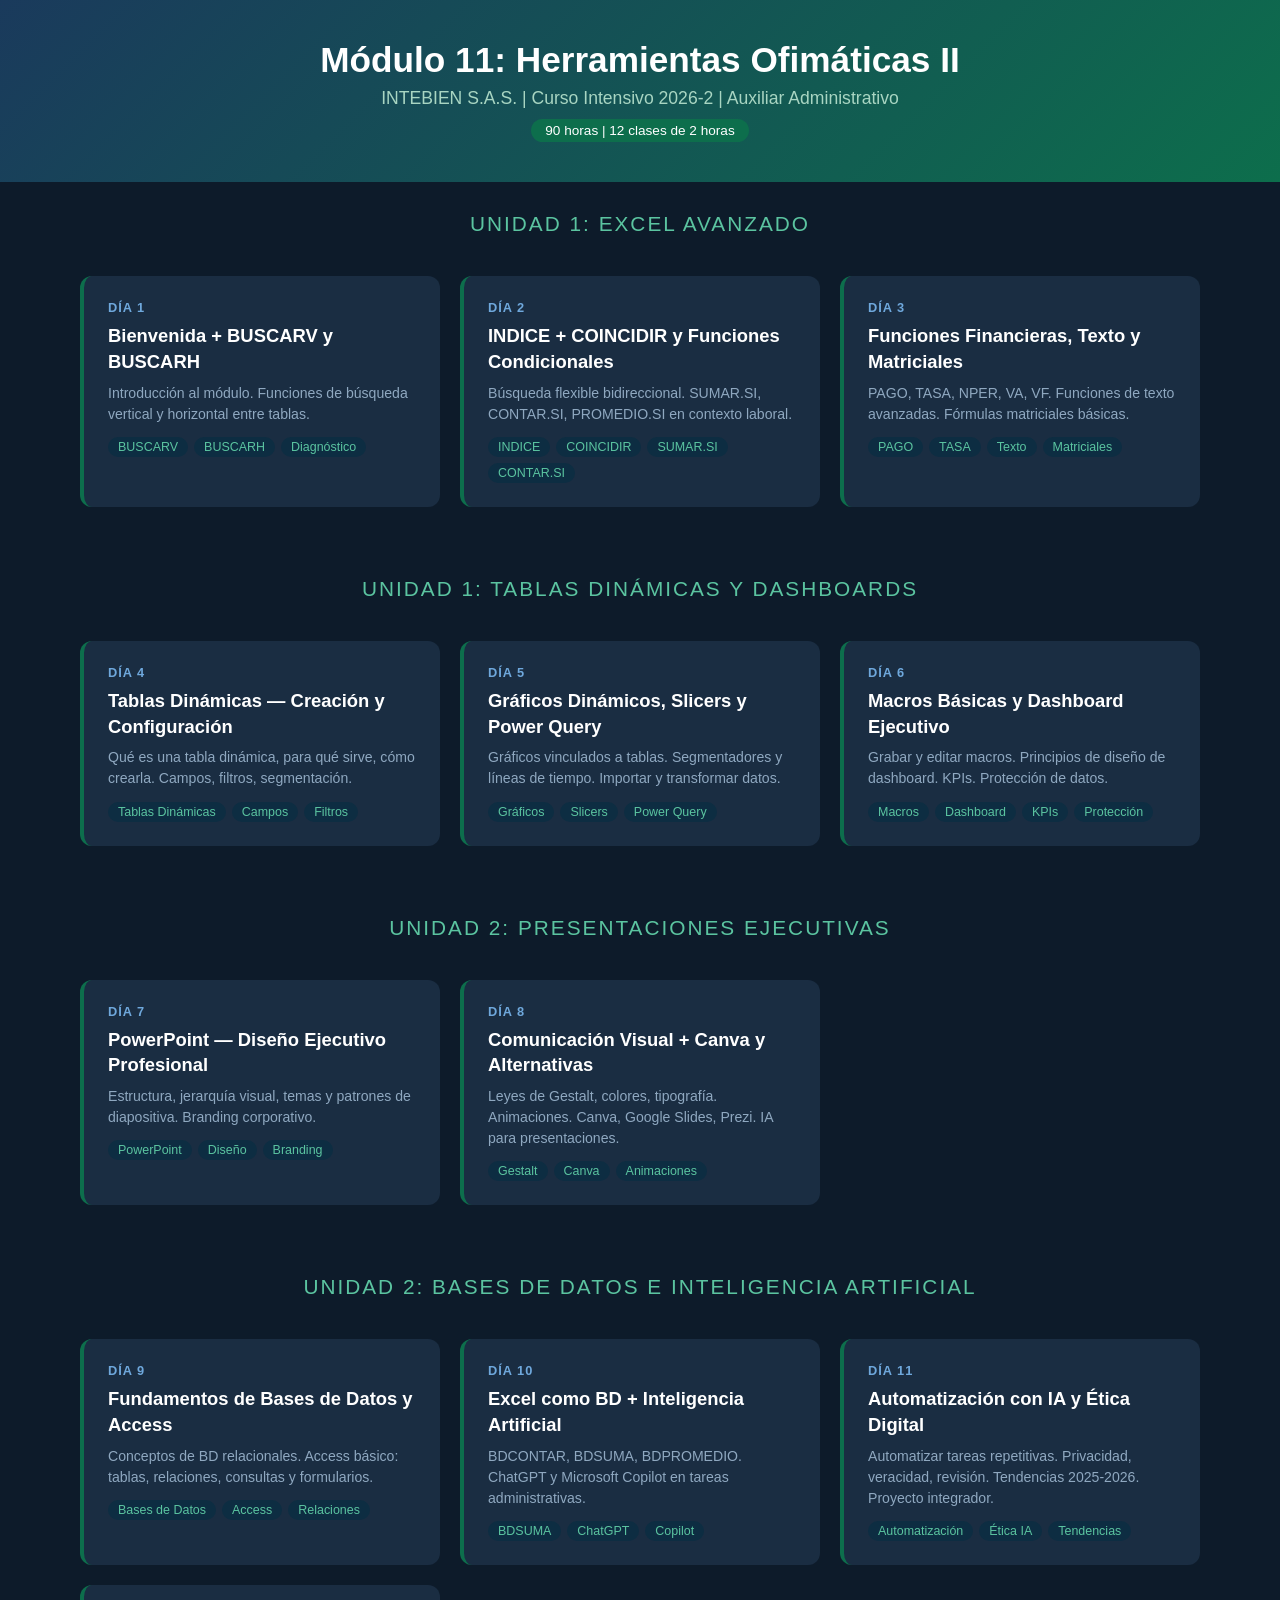
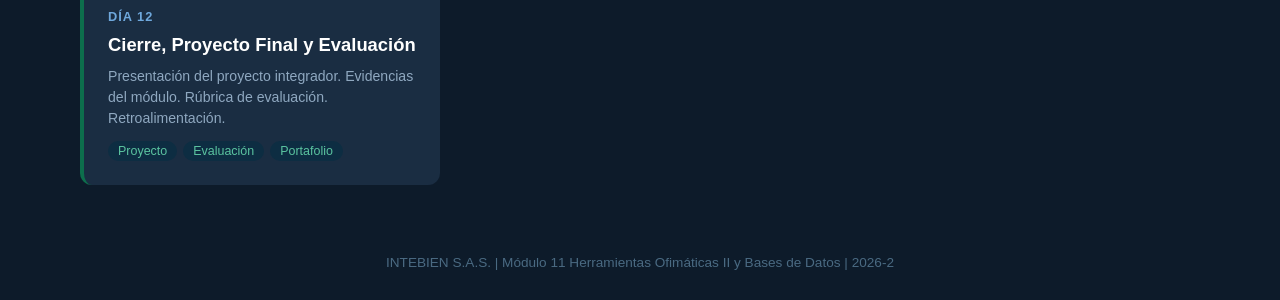
<file: index.html>
<!DOCTYPE html>
<html lang="es">
<head>
<meta charset="UTF-8">
<meta name="viewport" content="width=device-width, initial-scale=1.0">
<title>Módulo 11 - Herramientas Ofimáticas II | INTEBIEN</title>
<style>
  * { margin: 0; padding: 0; box-sizing: border-box; }
  body { font-family: 'Segoe UI', Arial, sans-serif; background: #0d1b2a; color: #e0e6ed; min-height: 100vh; }
  header { background: linear-gradient(135deg, #1a3a5c 0%, #0d6e4c 100%); padding: 40px; text-align: center; }
  header h1 { font-size: 2.2em; color: #fff; margin-bottom: 8px; }
  header p { color: #a8d5c2; font-size: 1.1em; }
  .badge { display: inline-block; background: #0d6e4c; color: #fff; padding: 4px 14px; border-radius: 20px; font-size: 0.85em; margin-top: 10px; }
  .grid { display: grid; grid-template-columns: repeat(auto-fill, minmax(280px, 1fr)); gap: 20px; padding: 40px; max-width: 1200px; margin: 0 auto; }
  .card { background: #1a2d42; border-radius: 12px; padding: 24px; border-left: 4px solid #0d6e4c; transition: transform 0.2s, box-shadow 0.2s; text-decoration: none; color: inherit; display: block; }
  .card:hover { transform: translateY(-4px); box-shadow: 0 8px 30px rgba(13,110,76,0.3); border-left-color: #1ab87a; }
  .card .dia { font-size: 0.8em; color: #6fa8dc; font-weight: 700; text-transform: uppercase; letter-spacing: 1px; margin-bottom: 8px; }
  .card h3 { font-size: 1.15em; color: #fff; margin-bottom: 8px; line-height: 1.4; }
  .card p { font-size: 0.88em; color: #8fa8c0; line-height: 1.5; }
  .card .temas { margin-top: 12px; display: flex; flex-wrap: wrap; gap: 6px; }
  .tag { background: #0d2d42; color: #5bc4a0; padding: 3px 10px; border-radius: 12px; font-size: 0.78em; }
  .section-title { text-align: center; padding: 30px 40px 0; font-size: 1.3em; color: #5bc4a0; text-transform: uppercase; letter-spacing: 2px; }
  footer { text-align: center; padding: 30px; color: #4a6a82; font-size: 0.85em; }
</style>
</head>
<body>
<header>
  <h1>Módulo 11: Herramientas Ofimáticas II</h1>
  <p>INTEBIEN S.A.S. | Curso Intensivo 2026-2 | Auxiliar Administrativo</p>
  <span class="badge">90 horas | 12 clases de 2 horas</span>
</header>

<p class="section-title">Unidad 1: Excel Avanzado</p>
<div class="grid">
  <a class="card" href="dia01/dia01.html">
    <div class="dia">Día 1</div>
    <h3>Bienvenida + BUSCARV y BUSCARH</h3>
    <p>Introducción al módulo. Funciones de búsqueda vertical y horizontal entre tablas.</p>
    <div class="temas"><span class="tag">BUSCARV</span><span class="tag">BUSCARH</span><span class="tag">Diagnóstico</span></div>
  </a>
  <a class="card" href="dia02/dia02.html">
    <div class="dia">Día 2</div>
    <h3>INDICE + COINCIDIR y Funciones Condicionales</h3>
    <p>Búsqueda flexible bidireccional. SUMAR.SI, CONTAR.SI, PROMEDIO.SI en contexto laboral.</p>
    <div class="temas"><span class="tag">INDICE</span><span class="tag">COINCIDIR</span><span class="tag">SUMAR.SI</span><span class="tag">CONTAR.SI</span></div>
  </a>
  <a class="card" href="dia03/dia03.html">
    <div class="dia">Día 3</div>
    <h3>Funciones Financieras, Texto y Matriciales</h3>
    <p>PAGO, TASA, NPER, VA, VF. Funciones de texto avanzadas. Fórmulas matriciales básicas.</p>
    <div class="temas"><span class="tag">PAGO</span><span class="tag">TASA</span><span class="tag">Texto</span><span class="tag">Matriciales</span></div>
  </a>
</div>

<p class="section-title">Unidad 1: Tablas Dinámicas y Dashboards</p>
<div class="grid">
  <a class="card" href="dia04/dia04.html">
    <div class="dia">Día 4</div>
    <h3>Tablas Dinámicas — Creación y Configuración</h3>
    <p>Qué es una tabla dinámica, para qué sirve, cómo crearla. Campos, filtros, segmentación.</p>
    <div class="temas"><span class="tag">Tablas Dinámicas</span><span class="tag">Campos</span><span class="tag">Filtros</span></div>
  </a>
  <a class="card" href="dia05/dia05.html">
    <div class="dia">Día 5</div>
    <h3>Gráficos Dinámicos, Slicers y Power Query</h3>
    <p>Gráficos vinculados a tablas. Segmentadores y líneas de tiempo. Importar y transformar datos.</p>
    <div class="temas"><span class="tag">Gráficos</span><span class="tag">Slicers</span><span class="tag">Power Query</span></div>
  </a>
  <a class="card" href="dia06/dia06.html">
    <div class="dia">Día 6</div>
    <h3>Macros Básicas y Dashboard Ejecutivo</h3>
    <p>Grabar y editar macros. Principios de diseño de dashboard. KPIs. Protección de datos.</p>
    <div class="temas"><span class="tag">Macros</span><span class="tag">Dashboard</span><span class="tag">KPIs</span><span class="tag">Protección</span></div>
  </a>
</div>

<p class="section-title">Unidad 2: Presentaciones Ejecutivas</p>
<div class="grid">
  <a class="card" href="dia07/dia07.html">
    <div class="dia">Día 7</div>
    <h3>PowerPoint — Diseño Ejecutivo Profesional</h3>
    <p>Estructura, jerarquía visual, temas y patrones de diapositiva. Branding corporativo.</p>
    <div class="temas"><span class="tag">PowerPoint</span><span class="tag">Diseño</span><span class="tag">Branding</span></div>
  </a>
  <a class="card" href="dia08/dia08.html">
    <div class="dia">Día 8</div>
    <h3>Comunicación Visual + Canva y Alternativas</h3>
    <p>Leyes de Gestalt, colores, tipografía. Animaciones. Canva, Google Slides, Prezi. IA para presentaciones.</p>
    <div class="temas"><span class="tag">Gestalt</span><span class="tag">Canva</span><span class="tag">Animaciones</span></div>
  </a>
</div>

<p class="section-title">Unidad 2: Bases de Datos e Inteligencia Artificial</p>
<div class="grid">
  <a class="card" href="dia09/dia09.html">
    <div class="dia">Día 9</div>
    <h3>Fundamentos de Bases de Datos y Access</h3>
    <p>Conceptos de BD relacionales. Access básico: tablas, relaciones, consultas y formularios.</p>
    <div class="temas"><span class="tag">Bases de Datos</span><span class="tag">Access</span><span class="tag">Relaciones</span></div>
  </a>
  <a class="card" href="dia10/dia10.html">
    <div class="dia">Día 10</div>
    <h3>Excel como BD + Inteligencia Artificial</h3>
    <p>BDCONTAR, BDSUMA, BDPROMEDIO. ChatGPT y Microsoft Copilot en tareas administrativas.</p>
    <div class="temas"><span class="tag">BDSUMA</span><span class="tag">ChatGPT</span><span class="tag">Copilot</span></div>
  </a>
  <a class="card" href="dia11/dia11.html">
    <div class="dia">Día 11</div>
    <h3>Automatización con IA y Ética Digital</h3>
    <p>Automatizar tareas repetitivas. Privacidad, veracidad, revisión. Tendencias 2025-2026. Proyecto integrador.</p>
    <div class="temas"><span class="tag">Automatización</span><span class="tag">Ética IA</span><span class="tag">Tendencias</span></div>
  </a>
  <a class="card" href="dia12/dia12.html">
    <div class="dia">Día 12</div>
    <h3>Cierre, Proyecto Final y Evaluación</h3>
    <p>Presentación del proyecto integrador. Evidencias del módulo. Rúbrica de evaluación. Retroalimentación.</p>
    <div class="temas"><span class="tag">Proyecto</span><span class="tag">Evaluación</span><span class="tag">Portafolio</span></div>
  </a>
</div>

<footer>INTEBIEN S.A.S. | Módulo 11 Herramientas Ofimáticas II y Bases de Datos | 2026-2</footer>
</body>
</html>
</file>
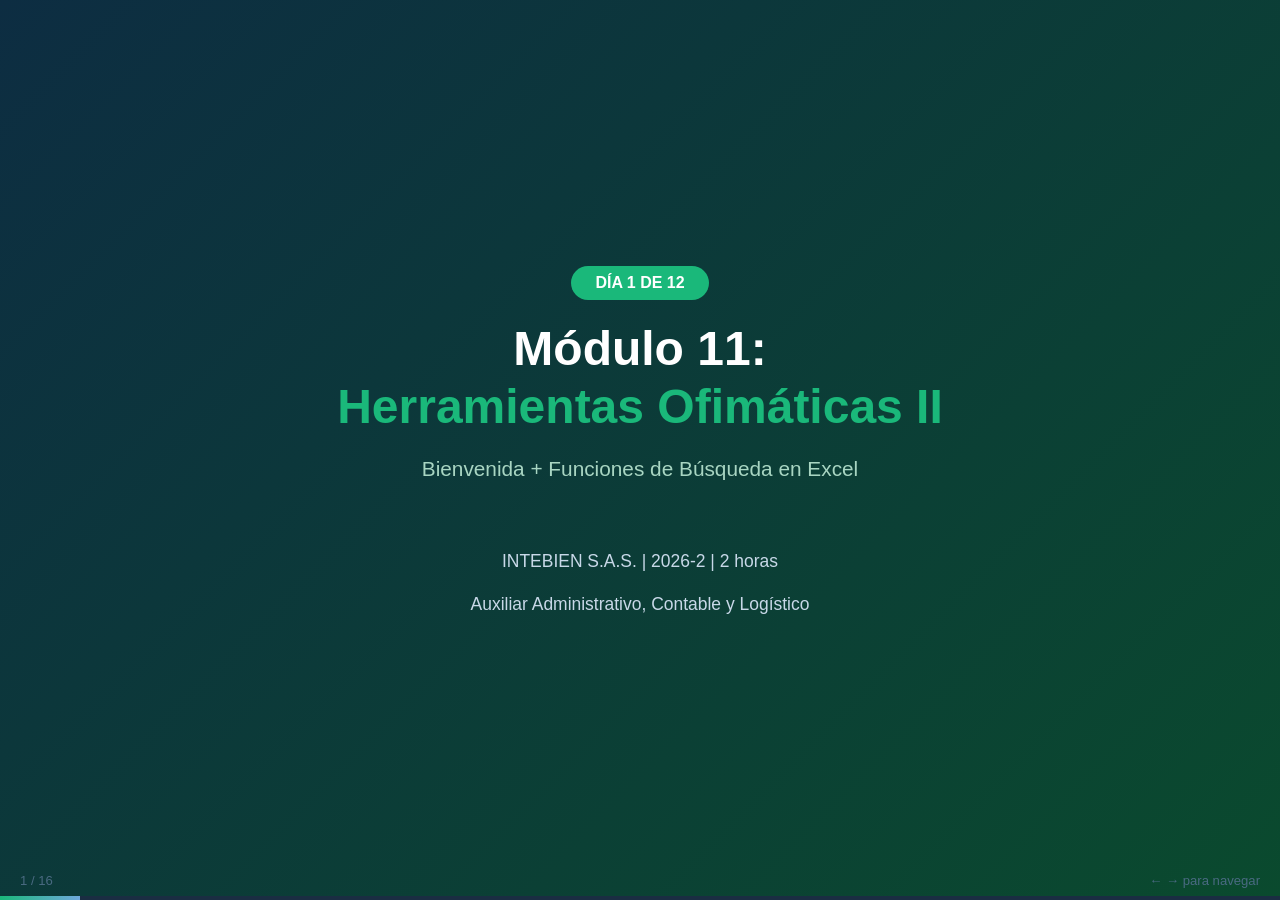
<file: dia01/dia01.html>
<!DOCTYPE html>
<html lang="es">
<head>
<meta charset="UTF-8">
<title>Día 1 — BUSCARV y BUSCARH | Módulo 11</title>
<style>
*{margin:0;padding:0;box-sizing:border-box}
body{font-family:'Segoe UI',Arial,sans-serif;background:#0d1b2a;color:#e0e6ed;height:100vh;overflow:hidden}
.slide{display:none;position:absolute;inset:0;padding:60px 80px;flex-direction:column;justify-content:center}
.slide.active{display:flex}
/* Slide types */
.slide.portada{background:linear-gradient(135deg,#0d2d42 0%,#0a4a2e 100%);text-align:center;align-items:center}
.slide.tema{background:#0d1b2a}
.slide.practica{background:#0a1f12}
.slide.error{background:#1f0d0d}
.slide.resumen{background:linear-gradient(135deg,#0a2a1a 0%,#0d1b2a 100%)}

/* Typography */
h1.titulo{font-size:3em;color:#fff;line-height:1.2;margin-bottom:16px}
h1.titulo span{color:#1ab87a}
.subtitulo{font-size:1.3em;color:#a8d5c2;margin-bottom:30px}
h2{font-size:2em;color:#1ab87a;margin-bottom:30px;border-bottom:2px solid #1a3a5c;padding-bottom:12px}
h3{font-size:1.4em;color:#5bc4a0;margin-bottom:16px}
p{font-size:1.15em;line-height:1.7;color:#c8d8e8;margin-bottom:14px}
li{font-size:1.1em;line-height:1.8;color:#c8d8e8;margin-left:24px}
ul{margin-bottom:20px}
.big{font-size:1.5em;color:#fff;font-weight:600;margin-bottom:16px}
.meta{color:#6fa8dc;font-size:0.95em;margin-top:4px}
.dia-badge{background:#1ab87a;color:#fff;padding:8px 24px;border-radius:24px;font-size:1em;font-weight:700;margin-bottom:20px;display:inline-block}
.modulo-badge{color:#a8d5c2;font-size:0.95em;margin-bottom:8px}

/* Content blocks */
.cols{display:grid;grid-template-columns:1fr 1fr;gap:40px;margin-top:10px}
.cols3{display:grid;grid-template-columns:1fr 1fr 1fr;gap:30px;margin-top:10px}
.box{background:#1a2d42;border-radius:12px;padding:24px;border-left:4px solid #1ab87a}
.box.red{border-left-color:#e05050;background:#2d1a1a}
.box.blue{border-left-color:#6fa8dc;background:#1a2540}
.box.yellow{border-left-color:#f0b429;background:#2a2010}
.box.green{border-left-color:#1ab87a;background:#0a2a1a}
.box h3{font-size:1.15em;margin-bottom:10px}

/* Code box */
.code{background:#0a0f1a;border:1px solid #1a3a5c;border-radius:8px;padding:20px;font-family:'Courier New',monospace;font-size:1.05em;color:#79c0ff;margin:16px 0;line-height:1.8}
.code .fn{color:#ff7b72}
.code .arg{color:#ffa657}
.code .str{color:#a5d6ff}
.code .comment{color:#8b949e}

/* Formula visual */
.formula-box{background:#0d2a1a;border:2px solid #1ab87a;border-radius:12px;padding:24px;text-align:center;margin:20px 0}
.formula-box .fn-name{font-size:2em;color:#1ab87a;font-weight:700;font-family:'Courier New',monospace}
.formula-box .syntax{font-size:1.1em;color:#c8d8e8;font-family:'Courier New',monospace;margin-top:8px}

/* Table */
table{width:100%;border-collapse:collapse;margin:16px 0;font-size:0.95em}
th{background:#1a3a5c;color:#fff;padding:10px 14px;text-align:left}
td{padding:10px 14px;border-bottom:1px solid #1a2d42;color:#c8d8e8}
tr:hover td{background:#1a2535}
.col-key{color:#1ab87a;font-weight:600;font-family:monospace}

/* Diagram */
.diagram{display:flex;align-items:center;justify-content:center;gap:20px;margin:20px 0}
.diagram .box-d{background:#1a2d42;border:2px solid #1a3a5c;border-radius:10px;padding:16px 24px;text-align:center;min-width:120px}
.diagram .box-d.highlight{border-color:#1ab87a;background:#0a2a1a}
.diagram .arrow{color:#1ab87a;font-size:2em}

/* Progress bar */
.progress{position:fixed;bottom:0;left:0;right:0;height:4px;background:#1a2d42}
.progress-bar{height:100%;background:linear-gradient(90deg,#1ab87a,#6fa8dc);transition:width 0.3s}
.nav-info{position:fixed;bottom:12px;right:20px;color:#4a6a82;font-size:0.82em}
.slide-counter{position:fixed;bottom:12px;left:20px;color:#4a6a82;font-size:0.82em}
.nav-hint{position:fixed;top:16px;right:20px;color:#2a4a5a;font-size:0.8em}

/* List styles */
.check-list li{list-style:none;padding-left:8px;margin-bottom:8px}
.check-list li::before{content:'✓ ';color:#1ab87a;font-weight:700}
.x-list li{list-style:none;padding-left:8px;margin-bottom:8px}
.x-list li::before{content:'✗ ';color:#e05050;font-weight:700}
.num-list{counter-reset:item}
.num-list li{list-style:none;padding-left:8px;margin-bottom:10px;display:flex;align-items:flex-start;gap:12px}
.num-list li::before{counter-increment:item;content:counter(item);background:#1ab87a;color:#0a1a0f;min-width:28px;height:28px;border-radius:50%;display:inline-flex;align-items:center;justify-content:center;font-weight:700;font-size:0.9em;flex-shrink:0}

/* Callout */
.callout{background:#0a2a1a;border:1px solid #1ab87a;border-radius:10px;padding:20px 24px;margin:20px 0;font-size:1.05em}
.callout.warn{background:#2a1a0a;border-color:#f0b429}
.callout.tip{background:#0a1a2a;border-color:#6fa8dc}
.callout strong{color:#1ab87a}
.callout.warn strong{color:#f0b429}
.callout.tip strong{color:#6fa8dc}

/* Icon circles */
.icon-row{display:flex;gap:24px;justify-content:center;flex-wrap:wrap;margin:20px 0}
.icon-card{background:#1a2d42;border-radius:16px;padding:24px;text-align:center;min-width:150px;flex:1;max-width:200px}
.icon-card .icon{font-size:2.5em;margin-bottom:10px}
.icon-card p{font-size:0.88em;color:#a8c8d8;margin:0}
.icon-card strong{display:block;color:#fff;font-size:1em;margin-bottom:4px}
</style>
</head>
<body>

<!-- SLIDE 1: PORTADA -->
<div class="slide portada active" id="s1">
  <span class="dia-badge">DÍA 1 DE 12</span>
  <h1 class="titulo">Módulo 11:<br><span>Herramientas Ofimáticas II</span></h1>
  <p class="subtitulo">Bienvenida + Funciones de Búsqueda en Excel</p>
  <div style="margin-top:30px;color:#6a8a7a;font-size:0.95em">
    <p>INTEBIEN S.A.S. | 2026-2 | 2 horas</p>
    <p style="margin-top:6px">Auxiliar Administrativo, Contable y Logístico</p>
  </div>
</div>

<!-- SLIDE 2: PANORAMA DEL MÓDULO -->
<div class="slide tema" id="s2">
  <h2>¿Qué aprenderemos en estas 12 clases?</h2>
  <div class="cols3">
    <div class="box">
      <h3>📊 Excel Avanzado</h3>
      <ul><li>BUSCARV / BUSCARH</li><li>INDICE + COINCIDIR</li><li>Funciones condicionales</li><li>Funciones financieras</li><li>Tablas Dinámicas</li><li>Macros básicas</li></ul>
    </div>
    <div class="box">
      <h3>🎯 Presentaciones</h3>
      <ul><li>Diseño ejecutivo en PowerPoint</li><li>Branding corporativo</li><li>Comunicación visual</li><li>Canva y alternativas</li><li>IA para presentaciones</li></ul>
    </div>
    <div class="box">
      <h3>🗄️ Bases de Datos e IA</h3>
      <ul><li>BD relacionales — conceptos</li><li>Access básico</li><li>Excel como base de datos</li><li>ChatGPT y Copilot</li><li>Ética digital y IA</li></ul>
    </div>
  </div>
  <div class="callout tip" style="margin-top:24px"><strong>Meta:</strong> Al terminar podrás elaborar reportes dinámicos, presentaciones ejecutivas y gestionar bases de datos. Esto vale en cualquier empresa de Barranquilla y el Caribe.</div>
</div>

<!-- SLIDE 3: COMPETENCIA -->
<div class="slide tema" id="s3">
  <h2>Competencia del Módulo 11</h2>
  <div class="box green" style="padding:30px;margin-bottom:30px">
    <p style="font-size:1.2em;color:#fff;line-height:1.8">"Aplicar herramientas ofimáticas avanzadas — Excel avanzado, bases de datos, PowerPoint, herramientas de IA — para la <strong style="color:#1ab87a">producción de informes, reportes y presentaciones ejecutivas</strong> de alta calidad en el entorno administrativo."</p>
  </div>
  <h3>Lo que se evaluará:</h3>
  <ul class="check-list">
    <li>Tablas dinámicas y gráficos para análisis de información</li>
    <li>Funciones avanzadas: BUSCARV, INDICE, COINCIDIR, SUMAR.SI.CONJUNTO</li>
    <li>Macros básicas de automatización</li>
    <li>Presentaciones ejecutivas con criterio estético</li>
    <li>Bases de datos relacionales simples</li>
    <li>Herramientas de IA en tareas administrativas reales</li>
  </ul>
</div>

<!-- SLIDE 4: MERCADO LABORAL -->
<div class="slide tema" id="s4">
  <h2>¿Por qué esto importa en Barranquilla?</h2>
  <div class="cols">
    <div>
      <div class="box blue" style="margin-bottom:20px">
        <h3>💼 El mercado pide esto</h3>
        <ul>
          <li>Comercio: control de inventarios con Excel</li>
          <li>Salud: reportes de pacientes y costos</li>
          <li>Educación: seguimiento académico</li>
          <li>Sector público: informes de gestión</li>
          <li>Logística: trazabilidad de pedidos</li>
        </ul>
      </div>
      <div class="box yellow">
        <h3>📈 Datos reales</h3>
        <p>El 78% de ofertas de trabajo para auxiliares en la región Caribe exigen manejo de Excel intermedio-avanzado.</p>
      </div>
    </div>
    <div>
      <div class="box">
        <h3>🤖 La transformación digital llegó</h3>
        <ul>
          <li>Microsoft Copilot integrado en Excel</li>
          <li>Power BI como evolución del dashboard</li>
          <li>ChatGPT para análisis de datos</li>
          <li>Google Sheets con automatización</li>
          <li>No-code para auxiliares sin programar</li>
        </ul>
      </div>
      <div class="callout" style="margin-top:20px">
        <strong>El auxiliar que domina estas herramientas</strong> no solo hace el trabajo más rápido — también propone mejoras y asciende.
      </div>
    </div>
  </div>
</div>

<!-- SLIDE 5: DIAGNÓSTICO -->
<div class="slide tema" id="s5">
  <h2>Actividad Diagnóstica — 20 min</h2>
  <div class="callout tip"><strong>Objetivo:</strong> Activar saberes previos. No es evaluado. ¡Responde con honestidad!</div>
  <br>
  <div class="cols">
    <div>
      <h3>Responde individualmente:</h3>
      <ul class="num-list">
        <li>¿Has usado Excel en algún trabajo o práctica? ¿Para qué?</li>
        <li>¿Conoces alguna función de búsqueda en Excel? Menciona cuál.</li>
        <li>¿Sabes qué es una tabla dinámica?</li>
        <li>¿Has usado PowerPoint o Canva para presentar?</li>
        <li>¿Has usado ChatGPT para tareas de trabajo o estudio?</li>
      </ul>
    </div>
    <div>
      <h3>Luego en parejas:</h3>
      <ul class="num-list">
        <li>Comparte tus respuestas con un compañero</li>
        <li>Identifica qué saben en común</li>
        <li>Formula 3 preguntas que quieres responder este módulo</li>
      </ul>
      <div class="callout warn" style="margin-top:20px">
        <strong>Para el docente:</strong> Recoger las preguntas de los estudiantes y usarlas para orientar la sesión de hoy.
      </div>
    </div>
  </div>
</div>

<!-- SLIDE 6: QUÉ ES BUSCARV -->
<div class="slide tema" id="s6">
  <h2>¿Qué es una función de búsqueda?</h2>
  <p>Imagina que tienes dos tablas en Excel. En una tabla están los <strong style="color:#1ab87a">productos</strong>, en otra los <strong style="color:#1ab87a">precios</strong>. Necesitas traer el precio automáticamente sin copiar manualmente.</p>
  <div class="diagram" style="margin:30px 0">
    <div class="box-d">
      <p style="color:#6fa8dc;font-size:0.85em">Tabla Pedidos</p>
      <p style="margin:8px 0">Cód: <strong>A001</strong></p>
      <p>Cliente: Juan</p>
    </div>
    <div class="arrow">→</div>
    <div class="box-d highlight">
      <p style="color:#1ab87a;font-size:0.85em">BUSCARV busca A001</p>
      <p style="margin:8px 0;font-size:1.4em">🔍</p>
    </div>
    <div class="arrow">→</div>
    <div class="box-d">
      <p style="color:#6fa8dc;font-size:0.85em">Tabla Productos</p>
      <p style="margin:8px 0">A001 → Laptop</p>
      <p>Precio: $2.500.000</p>
    </div>
    <div class="arrow">→</div>
    <div class="box-d highlight">
      <p style="color:#1ab87a;font-size:0.85em">Resultado</p>
      <p style="font-size:1.2em;margin-top:8px">$2.500.000</p>
    </div>
  </div>
  <div class="callout">
    <strong>BUSCARV</strong> = <strong style="color:#fff">Buscar Verticalmente</strong>. Busca un valor en la primera columna de una tabla y devuelve un valor de otra columna de la misma fila.
  </div>
</div>

<!-- SLIDE 7: SINTAXIS BUSCARV -->
<div class="slide tema" id="s7">
  <h2>BUSCARV — Sintaxis</h2>
  <div class="formula-box">
    <div class="fn-name">=BUSCARV(</div>
    <div class="syntax">valor_buscado ; matriz_buscar_en ; indicador_columnas ; [ordenado])</div>
  </div>
  <div class="cols">
    <div>
      <table>
        <tr><th>Argumento</th><th>Qué es</th></tr>
        <tr><td class="col-key">valor_buscado</td><td>Lo que buscas (ej: código del producto)</td></tr>
        <tr><td class="col-key">matriz_buscar_en</td><td>El rango donde está la tabla con los datos</td></tr>
        <tr><td class="col-key">indicador_columnas</td><td>¿De qué columna quieres el resultado?</td></tr>
        <tr><td class="col-key">[ordenado]</td><td>FALSO = coincidencia exacta ← siempre usa esto</td></tr>
      </table>
    </div>
    <div>
      <div class="code">
        <span class="comment">= Busca el código A1 en la tabla</span><br>
        <span class="comment">  y devuelve lo que hay en columna 3</span><br><br>
        <span class="fn">=BUSCARV(</span><span class="arg">A1</span>,<br>
        &nbsp;&nbsp;&nbsp;&nbsp;&nbsp;&nbsp;&nbsp;&nbsp;&nbsp;<span class="arg">Productos!A:D</span>,<br>
        &nbsp;&nbsp;&nbsp;&nbsp;&nbsp;&nbsp;&nbsp;&nbsp;&nbsp;<span class="arg">3</span>,<br>
        &nbsp;&nbsp;&nbsp;&nbsp;&nbsp;&nbsp;&nbsp;&nbsp;&nbsp;<span class="arg">FALSO</span><span class="fn">)</span>
      </div>
      <div class="callout warn" style="margin-top:12px"><strong>Clave:</strong> Siempre usa FALSO como último argumento. VERDADERO da resultados incorrectos en casi todos los casos empresariales.</div>
    </div>
  </div>
</div>

<!-- SLIDE 8: EJEMPLO PRÁCTICO BUSCARV -->
<div class="slide practica" id="s8">
  <h2>BUSCARV — Ejemplo Real: Facturación</h2>
  <div class="cols">
    <div>
      <h3>Tabla Productos (Hoja "Catálogo")</h3>
      <table>
        <tr><th>Código</th><th>Producto</th><th>Precio</th><th>Stock</th></tr>
        <tr><td>P001</td><td>Resma papel</td><td>$28.000</td><td>50</td></tr>
        <tr><td>P002</td><td>Bolígrafo caja</td><td>$15.000</td><td>120</td></tr>
        <tr><td>P003</td><td>Carpeta plástica</td><td>$8.500</td><td>80</td></tr>
        <tr><td>P004</td><td>Tóner impresora</td><td>$185.000</td><td>15</td></tr>
      </table>
    </div>
    <div>
      <h3>Tabla Pedidos — Columna D: Precio automático</h3>
      <table>
        <tr><th>Pedido</th><th>Código</th><th>Cant.</th><th>Precio</th></tr>
        <tr><td>001</td><td>P003</td><td>5</td><td style="color:#1ab87a">← BUSCARV</td></tr>
        <tr><td>002</td><td>P001</td><td>10</td><td style="color:#1ab87a">← BUSCARV</td></tr>
      </table>
      <div class="code" style="margin-top:16px">
        <span class="comment">En celda D2 de la hoja Pedidos:</span><br>
        <span class="fn">=BUSCARV(</span><span class="arg">B2</span>,<br>
        &nbsp;&nbsp;&nbsp;&nbsp;&nbsp;<span class="str">Catálogo!$A$2:$D$100</span>,<br>
        &nbsp;&nbsp;&nbsp;&nbsp;&nbsp;<span class="arg">3</span>,<span class="arg">FALSO</span><span class="fn">)</span>
      </div>
      <div class="callout" style="margin-top:10px"><strong>Nota:</strong> El símbolo $ fija la tabla para que puedas arrastrar la fórmula sin que el rango cambie.</div>
    </div>
  </div>
</div>

<!-- SLIDE 9: ERRORES COMUNES BUSCARV -->
<div class="slide error" id="s9">
  <h2>Errores Frecuentes con BUSCARV</h2>
  <div class="cols">
    <div>
      <div class="box red" style="margin-bottom:16px">
        <h3>#N/A</h3>
        <p>El valor buscado no existe en la primera columna de la tabla. Verifica que el código sea exactamente igual (mayúsculas, espacios, tipo de dato).</p>
      </div>
      <div class="box red" style="margin-bottom:16px">
        <h3>#REF!</h3>
        <p>El número de columna que indicaste es mayor que el número de columnas de la tabla.</p>
      </div>
      <div class="box red">
        <h3>Resultado incorrecto</h3>
        <p>Olvidaste poner FALSO al final. Con VERDADERO Excel hace coincidencia aproximada y puede devolver datos equivocados.</p>
      </div>
    </div>
    <div>
      <h3>Cómo evitarlos:</h3>
      <ul class="check-list">
        <li>Usar TEXTO a TEXTO y NÚMERO a NÚMERO — no mezclar</li>
        <li>Quitar espacios extra con =ESPACIOS()</li>
        <li>Siempre colocar FALSO como 4° argumento</li>
        <li>Fijar la tabla con $ para copiar sin errores</li>
        <li>La clave de búsqueda DEBE estar en la PRIMERA columna de la tabla</li>
      </ul>
      <div class="callout warn" style="margin-top:20px">
        <strong>Limitación de BUSCARV:</strong> Solo busca hacia la derecha. Si necesitas buscar hacia la izquierda, usa INDICE+COINCIDIR (lo veremos el Día 2).
      </div>
    </div>
  </div>
</div>

<!-- SLIDE 10: BUSCARH -->
<div class="slide tema" id="s10">
  <h2>BUSCARH — Búsqueda Horizontal</h2>
  <p>BUSCARH hace lo mismo que BUSCARV, pero busca en la <strong style="color:#1ab87a">primera fila</strong> y devuelve el valor de una <strong style="color:#1ab87a">fila</strong> hacia abajo.</p>
  <div class="diagram" style="margin:20px 0">
    <div style="width:100%">
      <table>
        <tr style="background:#1a3a5c">
          <th>Mes →</th>
          <th style="color:#1ab87a">Enero ← busca aquí</th>
          <th>Febrero</th>
          <th>Marzo</th>
        </tr>
        <tr><td>Ventas</td><td style="color:#1ab87a">$12.000.000 ← devuelve esto</td><td>$14.000.000</td><td>$11.500.000</td></tr>
        <tr><td>Gastos</td><td>$8.000.000</td><td>$9.000.000</td><td>$7.500.000</td></tr>
      </table>
    </div>
  </div>
  <div class="cols">
    <div class="formula-box">
      <div class="fn-name">=BUSCARH(</div>
      <div class="syntax">valor_buscado ; matriz ; indicador_filas ; [ordenado])</div>
    </div>
    <div>
      <div class="code">
        <span class="comment">Busca "Enero" en fila 1,</span><br>
        <span class="comment">devuelve lo de la fila 2</span><br><br>
        <span class="fn">=BUSCARH(</span><span class="str">"Enero"</span>,<br>
        &nbsp;&nbsp;&nbsp;&nbsp;&nbsp;&nbsp;&nbsp;&nbsp;&nbsp;<span class="arg">A1:D3</span>,<br>
        &nbsp;&nbsp;&nbsp;&nbsp;&nbsp;&nbsp;&nbsp;&nbsp;&nbsp;<span class="arg">2</span>,<span class="arg">FALSO</span><span class="fn">)</span>
      </div>
    </div>
  </div>
  <div class="callout tip" style="margin-top:10px"><strong>Cuándo usar BUSCARH:</strong> Cuando tus datos están organizados en columnas por período (meses, trimestres) y las categorías van en filas.</div>
</div>

<!-- SLIDE 11: BUSCARV vs BUSCARH -->
<div class="slide tema" id="s11">
  <h2>BUSCARV vs BUSCARH — ¿Cuándo usar cada uno?</h2>
  <div class="cols">
    <div class="box">
      <h3>📋 Usa BUSCARV cuando...</h3>
      <ul>
        <li>Tu tabla de datos crece hacia <strong style="color:#1ab87a">abajo</strong> (más filas)</li>
        <li>Tienes listas de: productos, empleados, clientes, proveedores</li>
        <li>Buscas por código o identificador en la primera columna</li>
        <li>Es el 90% de los casos en empresas</li>
      </ul>
      <br>
      <p><em style="color:#6fa8dc">Ejemplo:</em> Lista de 500 productos → buscar precio por código</p>
    </div>
    <div class="box">
      <h3>📊 Usa BUSCARH cuando...</h3>
      <ul>
        <li>Tu tabla crece hacia la <strong style="color:#1ab87a">derecha</strong> (más columnas)</li>
        <li>Tienes meses, trimestres o categorías en las columnas</li>
        <li>Buscas por encabezado de columna</li>
        <li>Es menos común pero muy útil en presupuestos</li>
      </ul>
      <br>
      <p><em style="color:#6fa8dc">Ejemplo:</em> Presupuesto por meses → obtener valor de mes específico</p>
    </div>
  </div>
  <div class="callout warn" style="margin-top:20px">
    <strong>Próxima clase:</strong> Aprenderemos INDICE+COINCIDIR, que hace las dos cosas y mucho más. Es más poderoso que ambos.
  </div>
</div>

<!-- SLIDE 12: ACTIVIDAD PRÁCTICA -->
<div class="slide practica" id="s12">
  <h2>Actividad Práctica — 60 min</h2>
  <div class="callout tip"><strong>Caso:</strong> Eres auxiliar en ADMIN CARIBE S.A.S. Necesitas completar el sistema de pedidos usando BUSCARV.</div>
  <div class="cols">
    <div>
      <h3>Lo que debes construir:</h3>
      <ul class="num-list">
        <li>Crea la tabla "Catálogo" con: código, producto, categoría, precio unitario (mínimo 10 productos de papelería o suministros)</li>
        <li>Crea la hoja "Pedidos" con: N° pedido, código, cantidad, precio (con BUSCARV), total</li>
        <li>Ingresa 8 pedidos con diferentes productos</li>
        <li>Calcula el total (precio × cantidad)</li>
        <li>Al final suma todos los totales</li>
      </ul>
    </div>
    <div>
      <h3>Criterios de éxito:</h3>
      <ul class="check-list">
        <li>La fórmula BUSCARV funciona sin errores #N/A</li>
        <li>Al cambiar el código, el precio se actualiza solo</li>
        <li>La tabla del catálogo está fija con $</li>
        <li>Los totales cuadran</li>
      </ul>
      <div class="callout warn" style="margin-top:20px">
        <strong>Tip:</strong> Primero crea el catálogo, luego los pedidos. Escribe el BUSCARV en la primera fila y arrástrala hacia abajo.
      </div>
    </div>
  </div>
</div>

<!-- SLIDE 13: BUENAS PRÁCTICAS -->
<div class="slide resumen" id="s13">
  <h2>Buenas Prácticas en Funciones de Búsqueda</h2>
  <div class="cols">
    <div>
      <h3>Siempre haz esto:</h3>
      <ul class="check-list">
        <li>Usa $ para fijar las tablas de búsqueda</li>
        <li>Nombra tus tablas (Insertar → Tabla) para referencias más claras</li>
        <li>Documenta las fórmulas con comentarios</li>
        <li>Verifica que los tipos de datos coincidan</li>
        <li>Protege la hoja del catálogo para que nadie la modifique</li>
        <li>Guarda una copia del archivo antes de hacer cambios masivos</li>
      </ul>
    </div>
    <div>
      <h3>Nunca hagas esto:</h3>
      <ul class="x-list">
        <li>Copiar y pegar los precios manualmente (se desactualiza)</li>
        <li>Dejar VERDADERO en el 4° argumento de BUSCARV</li>
        <li>No fijar la tabla con $ (si arrastras se descuadra)</li>
        <li>Mezclar texto con números en la columna clave</li>
        <li>Buscar en una columna que no sea la primera de la tabla</li>
      </ul>
    </div>
  </div>
</div>

<!-- SLIDE 14: IMPACTO DE IA -->
<div class="slide tema" id="s14">
  <h2>Excel + Inteligencia Artificial en 2026</h2>
  <div class="icon-row">
    <div class="icon-card">
      <div class="icon">🤖</div>
      <strong>Microsoft Copilot</strong>
      <p>Le dices en texto natural: "busca el precio del producto P004" y Copilot escribe el BUSCARV por ti</p>
    </div>
    <div class="icon-card">
      <div class="icon">💬</div>
      <strong>ChatGPT</strong>
      <p>Explica fórmulas, genera ejemplos, corrige errores en tus fórmulas con solo describir el problema</p>
    </div>
    <div class="icon-card">
      <div class="icon">📊</div>
      <strong>Power BI</strong>
      <p>Evolución del dashboard de Excel. Conecta múltiples tablas automáticamente sin necesidad de BUSCARV</p>
    </div>
    <div class="icon-card">
      <div class="icon">☁️</div>
      <strong>Google Sheets</strong>
      <p>Versión en la nube con BUSCARV idéntico. Permite colaboración en tiempo real</p>
    </div>
  </div>
  <div class="callout" style="margin-top:10px">
    <strong>Reflexión:</strong> ¿La IA reemplaza saber Excel? No. Si no entiendes BUSCARV, no podrás verificar si lo que hace la IA está correcto. La IA es un asistente, tú eres el experto.
  </div>
</div>

<!-- SLIDE 15: RESUMEN Y TAREA -->
<div class="slide resumen" id="s15">
  <h2>Resumen del Día 1</h2>
  <div class="cols">
    <div>
      <h3>Lo que vimos hoy:</h3>
      <ul class="check-list">
        <li>Panorama completo del Módulo 11</li>
        <li>Por qué Excel avanzado = empleabilidad</li>
        <li>BUSCARV: sintaxis, argumentos, ejemplo real</li>
        <li>BUSCARH: cuándo y cómo usarlo</li>
        <li>Errores comunes y cómo evitarlos</li>
        <li>Práctica: sistema de pedidos con catálogo</li>
      </ul>
    </div>
    <div>
      <h3>Para la próxima clase:</h3>
      <div class="box yellow">
        <h3>Tarea autónoma</h3>
        <ul>
          <li>Termina el ejercicio de pedidos si no lo completaste</li>
          <li>Busca en YouTube: "BUSCARV Excel en español" — mira un video de 10 min</li>
          <li>Prepara 2 preguntas sobre BUSCARV o BUSCARH</li>
          <li>Piensa: ¿en qué trabajo o empresa de tu familia se podría usar BUSCARV?</li>
        </ul>
      </div>
      <div class="callout" style="margin-top:14px">
        <strong>Próximo Día 2:</strong> INDICE + COINCIDIR (más poderoso que BUSCARV) + SUMAR.SI + CONTAR.SI
      </div>
    </div>
  </div>
</div>

<!-- SLIDE 16: PREGUNTAS DE REFLEXIÓN -->
<div class="slide tema" id="s16">
  <h2>Preguntas de Reflexión</h2>
  <div class="cols">
    <div>
      <div class="box" style="margin-bottom:16px">
        <h3>🤔 Reflexiona...</h3>
        <p>¿De qué manera el conocimiento de BUSCARV y funciones de búsqueda te hace un auxiliar más valioso en el mercado laboral de Barranquilla?</p>
      </div>
      <div class="box">
        <h3>🌐 Contexto digital</h3>
        <p>¿Cómo cambiará la IA la forma en que los auxiliares usan funciones como BUSCARV en los próximos 5 años? ¿Qué rol tendrá el auxiliar?</p>
      </div>
    </div>
    <div>
      <div class="box" style="margin-bottom:16px">
        <h3>💼 Aplicación laboral</h3>
        <p>Menciona 3 situaciones concretas en empresas de Barranquilla donde BUSCARV ahorraría tiempo y reduciría errores humanos.</p>
      </div>
      <div class="callout warn">
        <strong>Para debatir:</strong> ¿Es mejor aprender BUSCARV o directamente aprender Power BI? ¿Por qué uno no reemplaza al otro?
      </div>
    </div>
  </div>
</div>

<!-- NAV -->
<div class="progress"><div class="progress-bar" id="pb"></div></div>
<div class="slide-counter" id="sc">1 / 16</div>
<div class="nav-info">← → para navegar</div>

<script>
const slides = document.querySelectorAll('.slide');
const total = slides.length;
let cur = 0;
function show(n) {
  slides[cur].classList.remove('active');
  cur = (n + total) % total;
  slides[cur].classList.add('active');
  document.getElementById('pb').style.width = ((cur+1)/total*100)+'%';
  document.getElementById('sc').textContent = (cur+1)+' / '+total;
}
document.addEventListener('keydown', e => {
  if(e.key==='ArrowRight'||e.key===' '||e.key==='PageDown') show(cur+1);
  if(e.key==='ArrowLeft'||e.key==='PageUp') show(cur-1);
  if(e.key==='Home') show(0);
  if(e.key==='End') show(total-1);
});
document.addEventListener('click', e => { if(e.clientX > window.innerWidth/2) show(cur+1); else show(cur-1); });
show(0);
</script>
</body>
</html>
</file>
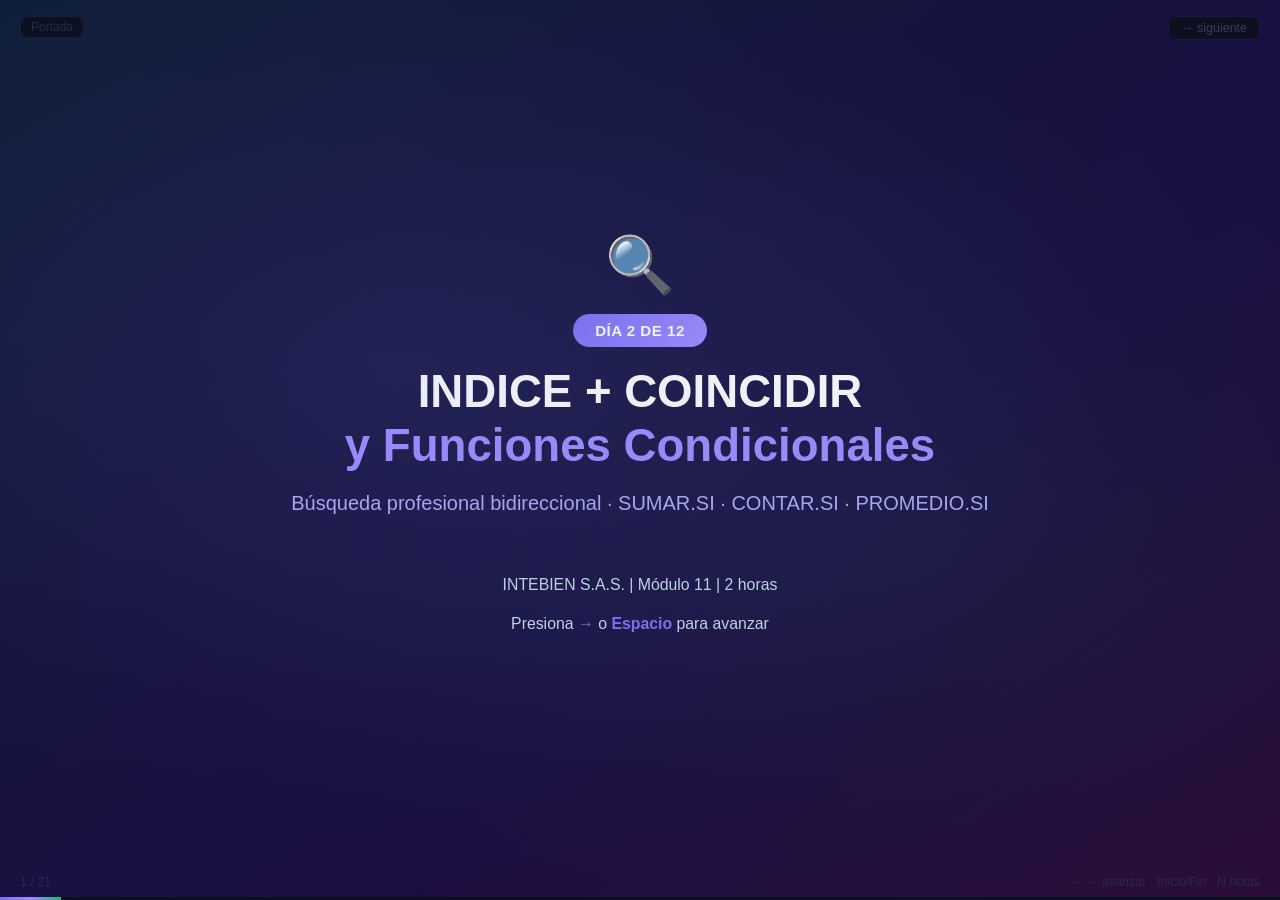
<file: dia02/dia02.html>
<!DOCTYPE html>
<html lang="es">
<head>
<meta charset="UTF-8">
<title>Día 2 — INDICE+COINCIDIR y Funciones Condicionales | Módulo 11</title>
<style>
*{margin:0;padding:0;box-sizing:border-box}
body{font-family:'Segoe UI',Arial,sans-serif;background:#0d1b2a;color:#e0e6ed;height:100vh;overflow:hidden;user-select:none}

/* ── Slides ── */
.slide{opacity:0;pointer-events:none;position:absolute;inset:0;padding:52px 76px 70px;
  display:flex;flex-direction:column;justify-content:center;transition:opacity .38s ease}
.slide.active{opacity:1;pointer-events:all}
.slide.portada{background:linear-gradient(145deg,#0e1e38 0%,#1a0e42 60%,#2a0a38 100%);text-align:center;align-items:center}
.slide.tema{background:#0d1b2a}
.slide.practica{background:#091820}
.slide.resumen{background:linear-gradient(145deg,#0a1e12 0%,#0d1b2a 100%)}
.slide.aviso{background:linear-gradient(145deg,#1a0d2a 0%,#0d1b2a 100%)}

/* ── Step reveal ── */
.step{opacity:0;transform:translateY(18px);transition:opacity .38s ease,transform .38s ease;pointer-events:none}
.step.visible{opacity:1;transform:translateY(0);pointer-events:all}

/* ── Typography ── */
h1.titulo{font-size:2.85em;color:#fff;line-height:1.18;margin-bottom:14px;font-weight:700}
h1.titulo span{color:#a08aff}
.subtitulo{font-size:1.25em;color:#b0a8f5;margin-bottom:28px}
h2{font-size:1.85em;color:#9080f0;margin-bottom:24px;border-bottom:2px solid #1a1a3a;padding-bottom:10px;font-weight:700}
h3{font-size:1.25em;color:#b0a8f5;margin-bottom:12px;font-weight:600}
p{font-size:1.1em;line-height:1.7;color:#c8d8e8;margin-bottom:12px}
li{font-size:1.05em;line-height:1.85;color:#c8d8e8;margin-left:22px}
ul{margin-bottom:16px}

/* ── Badges ── */
.dia-badge{background:linear-gradient(135deg,#7c6ff0,#a08aff);color:#fff;padding:8px 22px;border-radius:20px;font-size:.95em;font-weight:700;margin-bottom:18px;display:inline-block;letter-spacing:.03em}
.section-chip{display:inline-block;padding:4px 14px;border-radius:12px;font-size:.78em;font-weight:600;margin-bottom:18px}
.chip-ic{background:#1a1040;color:#9080f0;border:1px solid #3a2a70}
.chip-cond{background:#0a2015;color:#1ab87a;border:1px solid #1a4a30}
.chip-practica{background:#1a1000;color:#f0b429;border:1px solid #4a3000}
.chip-repaso{background:#0a1520;color:#6fa8dc;border:1px solid #1a3555}

/* ── Layout ── */
.cols{display:grid;grid-template-columns:1fr 1fr;gap:36px;margin-top:6px}
.cols3{display:grid;grid-template-columns:1fr 1fr 1fr;gap:24px;margin-top:6px}
.cols-60-40{display:grid;grid-template-columns:60fr 40fr;gap:36px}

/* ── Boxes ── */
.box{background:#1a2040;border-radius:12px;padding:20px 22px;border-left:4px solid #7c6ff0}
.box.green{border-left-color:#1ab87a;background:#0a2015}
.box.amber{border-left-color:#f0b429;background:#1a1400}
.box.red{border-left-color:#e05050;background:#2a1010}
.box.blue{border-left-color:#6fa8dc;background:#0d1e30}
.box.teal{border-left-color:#00d4aa;background:#001a12}
.box h3{font-size:1.1em;margin-bottom:8px}

.callout{background:#1a1040;border:1px solid #7c6ff0;border-radius:10px;padding:16px 20px;margin:14px 0;font-size:1.05em}
.callout.warn{background:#1a1200;border-color:#f0b429}
.callout.green{background:#0a2015;border-color:#1ab87a}
.callout.tip{background:#0a1525;border-color:#6fa8dc}
.callout.red{background:#1a0a0a;border-color:#e05050}
.callout strong{color:#a08aff}
.callout.warn strong{color:#f0b429}
.callout.green strong{color:#1ab87a}
.callout.tip strong{color:#6fa8dc}
.callout.red strong{color:#e05050}

/* ── Code ── */
.code{background:#070d18;border:1px solid #2a2a4a;border-radius:10px;padding:18px 22px;font-family:'Courier New',monospace;font-size:1em;color:#79c0ff;margin:12px 0;line-height:2.0}
.code .fn{color:#ff7b72}
.code .arg{color:#ffa657}
.code .str{color:#a5d6ff}
.code .cmt{color:#6a7688;font-style:italic}
.code .hl{color:#ffd700;font-weight:700}
.big-formula{background:#070d18;border:2px solid #7c6ff0;border-radius:12px;padding:18px 22px;font-family:'Courier New',monospace;font-size:1.1em;color:#c8c0ff;text-align:center;margin:14px 0;line-height:2.2}

/* ── Tables ── */
table{width:100%;border-collapse:collapse;margin:12px 0;font-size:.92em}
th{background:#1a2040;color:#fff;padding:9px 13px;text-align:left;font-size:.9em}
td{padding:9px 13px;border-bottom:1px solid #1a2040;color:#c8d8e8}
tr:hover td{background:#1a2035}
.col-key{color:#a08aff;font-weight:600;font-family:monospace;font-size:.95em}
.td-hl{background:#1a1040;color:#c0b8ff;font-weight:700}
.td-green{color:#1ab87a;font-weight:600}

/* ── Lists ── */
.check-list li{list-style:none;padding-left:6px;margin-bottom:7px}
.check-list li::before{content:'✓ ';color:#1ab87a;font-weight:700}
.x-list li{list-style:none;padding-left:6px;margin-bottom:7px}
.x-list li::before{content:'✗ ';color:#e05050;font-weight:700}
.num-list{counter-reset:item;list-style:none}
.num-list li{padding-left:6px;margin-bottom:10px;display:flex;align-items:flex-start;gap:11px}
.num-list li::before{counter-increment:item;content:counter(item);background:#7c6ff0;color:#fff;min-width:26px;height:26px;border-radius:50%;display:inline-flex;align-items:center;justify-content:center;font-weight:700;font-size:.85em;flex-shrink:0;margin-top:2px}

/* ── Diagrams ── */
.diagram{display:flex;align-items:center;justify-content:center;gap:16px;margin:16px 0}
.box-d{background:#1a2040;border:2px solid #2a2a5a;border-radius:10px;padding:13px 20px;text-align:center;min-width:110px;font-size:.95em}
.box-d.hl{border-color:#7c6ff0;background:#1a1040;color:#c0b8ff;font-weight:600}
.box-d.green{border-color:#1ab87a;background:#0a2015;color:#1ab87a}
.box-d.amber{border-color:#f0b429;background:#1a1200;color:#f0b429}
.arrow{color:#7c6ff0;font-size:1.8em;flex-shrink:0}

/* ── VS box ── */
.vs-box{display:flex;gap:24px;margin:14px 0}
.vs-box .side{flex:1;background:#1a2040;border-radius:12px;padding:18px 20px}
.vs-box .side.left{border-top:3px solid #e05050}
.vs-box .side.right{border-top:3px solid #1ab87a}
.vs-box .side h3{margin-bottom:10px;font-size:1.1em}

/* ── Formula highlight box ── */
.formula-hero{background:#070d18;border:2px solid #7c6ff0;border-radius:14px;padding:22px 28px;text-align:center;margin:16px 0}
.formula-hero .fn-label{font-size:.8em;color:#6a7688;text-transform:uppercase;letter-spacing:.08em;margin-bottom:6px}
.formula-hero .fn-text{font-family:'Courier New',monospace;font-size:1.3em;color:#e0d8ff;line-height:2}
.formula-hero .fn-result{font-size:1.1em;color:#1ab87a;margin-top:10px;font-weight:600}

/* ── Step indicator ── */
#steps-hint{position:fixed;top:16px;right:20px;font-size:.78em;color:#3a3a5a;background:#0d1020;padding:4px 12px;border-radius:8px;border:1px solid #1a1a3a;transition:opacity .3s}
#steps-hint.has-steps{color:#a08aff;border-color:#3a2a70}

/* ── Progress / nav ── */
.progress{position:fixed;bottom:0;left:0;right:0;height:3px;background:#0d1020}
.progress-bar{height:100%;background:linear-gradient(90deg,#7c6ff0,#a08aff,#1ab87a);transition:width .35s ease}
.nav-info{position:fixed;bottom:11px;right:20px;color:#2a2a4a;font-size:.78em}
.slide-counter{position:fixed;bottom:11px;left:20px;color:#2a2a4a;font-size:.78em}
.section-label{position:fixed;top:16px;left:20px;font-size:.75em;color:#2a2a4a;background:#0d1020;padding:3px 10px;border-radius:8px;border:1px solid #1a1a3a}

/* ── Portada special ── */
.portada-glow{position:absolute;inset:0;background:radial-gradient(ellipse at 30% 40%,rgba(124,111,240,.12) 0%,transparent 60%),radial-gradient(ellipse at 70% 60%,rgba(26,184,122,.08) 0%,transparent 60%);pointer-events:none}
.portada-icon{font-size:3.5em;margin-bottom:16px;animation:float 3s ease-in-out infinite}
@keyframes float{0%,100%{transform:translateY(0)}50%{transform:translateY(-8px)}}

/* ── Syntax breakdown ── */
.syntax-row{display:flex;align-items:center;gap:8px;margin:10px 0;flex-wrap:wrap}
.syn-part{padding:6px 14px;border-radius:8px;font-family:'Courier New',monospace;font-size:.95em;font-weight:600}
.syn-fn{background:#1a0a0a;color:#ff7b72;border:1px solid #4a1a1a}
.syn-arg{background:#1a1000;color:#ffa657;border:1px solid #4a2a00}
.syn-str{background:#0a1525;color:#a5d6ff;border:1px solid #1a3a5a}
.syn-num{background:#0a2015;color:#1ab87a;border:1px solid #1a4a30}
.syn-label{font-size:.8em;color:#6a7688;text-align:center;margin-top:4px}

/* ── Pill tags ── */
.pill{display:inline-block;padding:3px 12px;border-radius:12px;font-size:.82em;font-weight:600;margin:2px}
.pill-p{background:#1a1040;color:#a08aff}
.pill-g{background:#0a2015;color:#1ab87a}
.pill-a{background:#1a1000;color:#f0b429}
.pill-r{background:#1a0808;color:#e05050}
</style>
</head>
<body>

<!-- ════════════════════════ SLIDE 1: PORTADA ════════════════════════ -->
<div class="slide portada active" id="s1">
  <div class="portada-glow"></div>
  <div class="portada-icon">🔍</div>
  <span class="dia-badge">DÍA 2 DE 12</span>
  <h1 class="titulo">INDICE + COINCIDIR<br><span>y Funciones Condicionales</span></h1>
  <p class="subtitulo">Búsqueda profesional bidireccional · SUMAR.SI · CONTAR.SI · PROMEDIO.SI</p>
  <div style="margin-top:24px;color:#4a4a6a;font-size:.9em;line-height:1.8">
    <p>INTEBIEN S.A.S. | Módulo 11 | 2 horas</p>
    <p>Presiona <strong style="color:#7c6ff0">→</strong> o <strong style="color:#7c6ff0">Espacio</strong> para avanzar</p>
  </div>
</div>

<!-- ════════════════════════ SLIDE 2: REPASO ════════════════════════ -->
<div class="slide tema" id="s2">
  <span class="section-chip chip-repaso">Repaso Día 1</span>
  <h2>¿Qué recuerdas de BUSCARV?</h2>
  <div class="cols">
    <div>
      <div class="step">
        <h3>La fórmula que aprendimos ayer:</h3>
        <div class="code">
          <span class="fn">=BUSCARV(</span><span class="str">valor_buscado</span>, <span class="arg">tabla</span>, <span class="hl">n_columna</span>, <span class="arg">FALSO</span><span class="fn">)</span><br>
          <span class="cmt">Ej: =BUSCARV(C3, Catalogo!$A:$D, 4, FALSO)</span>
        </div>
        <ul class="check-list" style="margin-top:12px">
          <li>Busca un valor en la <strong>primera columna</strong> de la tabla</li>
          <li>Devuelve el valor de la <strong>columna N</strong> en esa misma fila</li>
          <li>Siempre <code style="color:#ffa657">FALSO</code> como 4° argumento</li>
          <li>Fijar tabla con <code style="color:#1ab87a">$</code></li>
        </ul>
      </div>
    </div>
    <div>
      <div class="step">
        <h3>Las limitaciones que encontramos:</h3>
        <ul class="x-list">
          <li>Solo busca en la <strong>primera columna</strong></li>
          <li>Solo puede ir hacia la <strong>derecha</strong></li>
          <li>Si insertas una columna, el número se <strong>descuadra</strong></li>
          <li>No puede hacer búsqueda <strong>bidireccional</strong></li>
        </ul>
        <div class="callout warn" style="margin-top:14px">
          <strong>Hoy:</strong> Aprenderemos INDICE+COINCIDIR — la combinación profesional que supera todas estas limitaciones.
        </div>
      </div>
    </div>
  </div>
</div>

<!-- ════════════════════════ SLIDE 3: EL PROBLEMA ════════════════════════ -->
<div class="slide aviso" id="s3">
  <span class="section-chip chip-ic">INDICE + COINCIDIR</span>
  <h2>¿Cuándo BUSCARV no alcanza?</h2>

  <div class="step">
    <p>Imagina esta tabla de empleados:</p>
    <table style="margin-bottom:0">
      <tr><th>Nombre</th><th>Departamento</th><th>Ciudad</th><th>Salario</th></tr>
      <tr><td>Ana Torres</td><td>Administración</td><td>Barranquilla</td><td>$1.850.000</td></tr>
      <tr><td>Carlos Martínez</td><td>Ventas</td><td>Barranquilla</td><td>$2.900.000</td></tr>
      <tr><td class="td-hl">Valeria Gómez</td><td>Gerencia</td><td>Barranquilla</td><td class="td-green">$5.800.000</td></tr>
    </table>
  </div>

  <div class="cols" style="margin-top:16px">
    <div class="step">
      <div class="box red">
        <h3 style="color:#e05050">Escenario 1 — BUSCARV falla:</h3>
        <p style="font-size:.95em">Quiero buscar por <strong>Salario</strong> y obtener el <strong>Nombre</strong>.<br>
        El salario está en la col D, el nombre en la col A.<br>
        BUSCARV no puede ir hacia la <strong>izquierda</strong>. ✗</p>
      </div>
    </div>
    <div class="step">
      <div class="box green">
        <h3 style="color:#1ab87a">Solución con INDICE+COINCIDIR:</h3>
        <p style="font-size:.95em">INDICE+COINCIDIR puede buscar en <strong>cualquier columna</strong> y devolver datos de <strong>cualquier otra</strong>, sin importar el orden. ✓</p>
        <p style="font-size:.9em;color:#1ab87a;margin-top:6px">Esta es la herramienta del analista profesional.</p>
      </div>
    </div>
  </div>
</div>

<!-- ════════════════════════ SLIDE 4: COINCIDIR ════════════════════════ -->
<div class="slide tema" id="s4">
  <span class="section-chip chip-ic">INDICE + COINCIDIR</span>
  <h2>Función COINCIDIR — Encuentra la posición</h2>

  <div class="cols">
    <div>
      <div class="step">
        <div class="formula-hero">
          <div class="fn-label">Función</div>
          <div class="fn-text"><span class="fn" style="color:#ff7b72">COINCIDIR</span>(<span style="color:#a5d6ff">valor</span>, <span style="color:#ffa657">rango</span>, <span style="color:#1ab87a">0</span>)</div>
        </div>
        <p>Devuelve el <strong>número de fila</strong> donde está el valor dentro del rango. No devuelve el valor — devuelve <em>dónde</em> está.</p>
      </div>
      <div class="step">
        <h3 style="margin-top:12px">Ejemplo:</h3>
        <div class="code">
          <span class="cmt">¿En qué posición está "Carlos Martínez"?</span><br>
          <span class="fn">=COINCIDIR(</span><span class="str">"Carlos Martínez"</span>, <span class="arg">A2:A20</span>, <span class="hl">0</span><span class="fn">)</span><br><br>
          <span class="cmt">→ Resultado: <span style="color:#1ab87a;font-style:normal">2</span>  (está en la posición 2)</span>
        </div>
      </div>
    </div>
    <div>
      <div class="step">
        <table>
          <tr><th>Posición</th><th>Nombre (A2:A5)</th></tr>
          <tr><td style="color:#6a7688">1</td><td>Ana Torres</td></tr>
          <tr><td class="td-green" style="font-weight:700">2 ←</td><td class="td-hl">Carlos Martínez</td></tr>
          <tr><td style="color:#6a7688">3</td><td>María Rodríguez</td></tr>
          <tr><td style="color:#6a7688">4</td><td>Juan García</td></tr>
        </table>
        <div class="callout warn" style="margin-top:10px">
          <strong>El 0 es OBLIGATORIO.</strong> Siempre el tercer argumento = 0 (coincidencia exacta). Sin ese 0 la fórmula da resultados incorrectos.
        </div>
      </div>
    </div>
  </div>
</div>

<!-- ════════════════════════ SLIDE 5: INDICE ════════════════════════ -->
<div class="slide tema" id="s5">
  <span class="section-chip chip-ic">INDICE + COINCIDIR</span>
  <h2>Función INDICE — Obtiene el valor en una posición</h2>

  <div class="cols">
    <div>
      <div class="step">
        <div class="formula-hero">
          <div class="fn-label">Función</div>
          <div class="fn-text"><span class="fn" style="color:#ff7b72">INDICE</span>(<span style="color:#ffa657">rango</span>, <span style="color:#1ab87a">número_fila</span>)</div>
        </div>
        <p>Le das un rango y un número de fila → te devuelve el <strong>valor</strong> que está en esa posición. Es como decirle: <em>"ve a la fila 3 de esta columna y trae lo que hay."</em></p>
      </div>
      <div class="step">
        <h3 style="margin-top:12px">Ejemplo:</h3>
        <div class="code">
          <span class="cmt">Dame el valor de la fila 2 de la col. Salario</span><br>
          <span class="fn">=INDICE(</span><span class="arg">D2:D20</span>, <span class="hl">2</span><span class="fn">)</span><br><br>
          <span class="cmt">→ Resultado: <span style="color:#1ab87a;font-style:normal">$2.900.000</span></span>
        </div>
      </div>
    </div>
    <div>
      <div class="step">
        <table>
          <tr><th>Posición</th><th>Salario (D2:D5)</th></tr>
          <tr><td style="color:#6a7688">1</td><td>$1.850.000</td></tr>
          <tr><td class="td-green" style="font-weight:700">2 ←</td><td class="td-hl">$2.900.000</td></tr>
          <tr><td style="color:#6a7688">3</td><td>$1.950.000</td></tr>
          <tr><td style="color:#6a7688">4</td><td>$3.300.000</td></tr>
        </table>
        <div class="callout green" style="margin-top:10px">
          <strong>Piénsalo así:</strong> INDICE es como un mesero. Le dices "tráeme el plato de la mesa número 2" y él lo trae. Tú necesitas saber el número de mesa (posición).
        </div>
      </div>
    </div>
  </div>
</div>

<!-- ════════════════════════ SLIDE 6: LA COMBINACIÓN ════════════════════════ -->
<div class="slide aviso" id="s6">
  <span class="section-chip chip-ic">INDICE + COINCIDIR</span>
  <h2>La Combinación Perfecta</h2>

  <div class="step">
    <p>El secreto: <strong>COINCIDIR</strong> te da el número de posición que <strong>INDICE</strong> necesita.</p>
    <div class="diagram">
      <div class="box-d"><small style="color:#6a7688">Tú buscas</small><br><strong>"Carlos Martínez"</strong></div>
      <div class="arrow">→</div>
      <div class="box-d hl"><small>COINCIDIR</small><br><strong>Posición: 2</strong></div>
      <div class="arrow">→</div>
      <div class="box-d green"><small>INDICE (D2:D20, 2)</small><br><strong>$2.900.000</strong></div>
    </div>
  </div>

  <div class="step">
    <div class="big-formula">
      <span style="color:#ff7b72">=INDICE(</span><span style="color:#ffa657">columna_resultado</span>,<br>
      &nbsp;&nbsp;&nbsp;&nbsp;<span style="color:#ff7b72">COINCIDIR(</span><span style="color:#a5d6ff">valor_buscado</span>,
      <span style="color:#ffa657">columna_busqueda</span>,
      <span style="color:#1ab87a">0</span><span style="color:#ff7b72">)</span><br>
      <span style="color:#ff7b72">)</span>
    </div>
  </div>

  <div class="step">
    <div class="callout green">
      <strong>¿Por qué es mejor que BUSCARV?</strong><br>
      Con BUSCARV la búsqueda y el resultado siempre se definen por el número de columna (frágil). Con INDICE+COINCIDIR usas rangos nombrados — si insertas columnas, nada se rompe. Y puedes buscar en <em>cualquier</em> columna.
    </div>
  </div>
</div>

<!-- ════════════════════════ SLIDE 7: PASO A PASO ════════════════════════ -->
<div class="slide practica" id="s7">
  <span class="section-chip chip-ic">INDICE + COINCIDIR</span>
  <h2>Construcción Paso a Paso — Ejemplo Completo</h2>

  <div class="cols-60-40">
    <div>
      <div class="step">
        <h3>Tabla fuente (Base_Empleados hoja A:F):</h3>
        <table>
          <tr><th>A — ID</th><th>B — Nombre</th><th>C — Depto</th><th>D — Ciudad</th><th>F — Salario</th></tr>
          <tr><td>E001</td><td>Ana Torres</td><td>Admin.</td><td>Barranquilla</td><td>$1.850.000</td></tr>
          <tr><td>E002</td><td class="td-hl">Carlos M.</td><td>Ventas</td><td>Barranquilla</td><td class="td-green">$2.900.000 ←</td></tr>
          <tr><td>E003</td><td>María R.</td><td>Contab.</td><td>Barranquilla</td><td>$1.950.000</td></tr>
        </table>
      </div>
      <div class="step">
        <p style="margin-top:10px">Quiero: buscar <strong>"Carlos Martínez"</strong> por nombre (col B) y traer su <strong>salario</strong> (col F).</p>
      </div>
      <div class="step">
        <div class="code" style="margin-top:8px">
          <span class="cmt">Paso 1: ¿qué columna devuelve? → col F (salarios)</span><br>
          <span class="cmt">Paso 2: ¿dónde busco? → col B (nombres)</span><br>
          <span class="cmt">Paso 3: escribo:</span><br><br>
          <span class="fn">=INDICE(</span><span class="arg">$F$3:$F$22</span>,<br>
          &nbsp;&nbsp;<span class="fn">COINCIDIR(</span><span class="str">B25</span>, <span class="arg">$B$3:$B$22</span>, <span class="hl">0</span><span class="fn">))</span>
        </div>
      </div>
    </div>
    <div>
      <div class="step">
        <div class="formula-hero" style="margin-top:24px">
          <div class="fn-label">Resultado</div>
          <div class="fn-result" style="font-size:1.5em">$2.900.000</div>
        </div>
        <div class="callout" style="margin-top:14px">
          <strong>Truco:</strong> Antes de unirlas, prueba COINCIDIR sola. Si devuelve un número correcto, entonces INDICE funcionará bien.
        </div>
        <div class="callout warn" style="margin-top:10px">
          <strong>Importante:</strong> Los dos rangos (F y B) deben tener exactamente el <strong>mismo tamaño</strong> — mismas filas.
        </div>
      </div>
    </div>
  </div>
</div>

<!-- ════════════════════════ SLIDE 8: BÚSQUEDA INVERSA ════════════════════════ -->
<div class="slide tema" id="s8">
  <span class="section-chip chip-ic">INDICE + COINCIDIR</span>
  <h2>El Superpoder: Búsqueda en Cualquier Dirección</h2>

  <div class="step">
    <p>¿Y si quiero buscar por <strong>salario</strong> y obtener el <strong>nombre</strong>? Con BUSCARV es imposible (el ID siempre debe ser la primera columna). Con INDICE+COINCIDIR es trivial:</p>
  </div>

  <div class="cols" style="margin-top:10px">
    <div>
      <div class="step">
        <div class="box red">
          <h3 style="color:#e05050">BUSCARV — no puede:</h3>
          <div class="code" style="font-size:.88em;margin-top:6px">
            <span class="cmt">¿Quién gana $5.800.000?</span><br>
            <span style="color:#e05050">=BUSCARV(5800000, A:F, ???, FALSO)</span><br>
            <span class="cmt">¡Error! Salario está en col F,</span><br>
            <span class="cmt">no en la primera columna.</span>
          </div>
        </div>
      </div>
    </div>
    <div>
      <div class="step">
        <div class="box green">
          <h3 style="color:#1ab87a">INDICE+COINCIDIR — sin problema:</h3>
          <div class="code" style="font-size:.88em;margin-top:6px">
            <span class="cmt">¿Quién gana $5.800.000?</span><br>
            <span class="fn">=INDICE(</span><span class="arg">$B$3:$B$22</span>,<br>
            &nbsp;&nbsp;<span class="fn">COINCIDIR(</span><span class="str">5800000</span>,<br>
            &nbsp;&nbsp;&nbsp;&nbsp;<span class="arg">$F$3:$F$22</span>, <span class="hl">0</span><span class="fn">))</span><br>
            <span class="cmt">→ "Valeria Gómez" ✓</span>
          </div>
        </div>
        <div class="callout green" style="margin-top:10px">
          <strong>La clave:</strong> En INDICE puse la columna de nombres (B). En COINCIDIR busqué en la columna de salarios (F). Puedo intercambiar cualquier columna.
        </div>
      </div>
    </div>
  </div>
</div>

<!-- ════════════════════════ SLIDE 9: BIDIRECCIONAL ════════════════════════ -->
<div class="slide tema" id="s9">
  <span class="section-chip chip-ic">INDICE + COINCIDIR</span>
  <h2>Búsqueda Bidireccional — Fila Y Columna</h2>

  <div class="cols">
    <div>
      <div class="step">
        <h3>Tabla de ventas (2 dimensiones):</h3>
        <table>
          <tr><th>CIUDAD</th><th>Enero</th><th>Febrero</th><th>Marzo</th></tr>
          <tr><td>Barranquilla</td><td>$42.5M</td><td class="td-hl">$45.8M ←</td><td>$48.2M</td></tr>
          <tr><td>Bogotá</td><td>$61M</td><td>$65.3M</td><td>$68.5M</td></tr>
          <tr><td>Cartagena</td><td>$24.1M</td><td>$26.8M</td><td>$28.9M</td></tr>
        </table>
        <p style="margin-top:10px">Quiero: ventas de <strong>Barranquilla</strong> en <strong>Febrero</strong>.</p>
      </div>
      <div class="step" style="margin-top:10px">
        <div class="code">
          <span class="cmt">Celda B14 = "Barranquilla", C14 = "Febrero"</span><br><br>
          <span class="fn">=INDICE(</span><span class="arg">B3:D5</span>,<br>
          &nbsp;&nbsp;<span class="fn">COINCIDIR(</span><span class="str">B14</span>, <span class="arg">A3:A5</span>, <span class="hl">0</span><span class="fn">)</span>,<br>
          &nbsp;&nbsp;<span class="fn">COINCIDIR(</span><span class="str">C14</span>, <span class="arg">B2:D2</span>, <span class="hl">0</span><span class="fn">)</span><span class="fn">)</span>
        </div>
      </div>
    </div>
    <div>
      <div class="step">
        <div class="diagram" style="flex-direction:column;align-items:flex-start;gap:10px">
          <div style="display:flex;align-items:center;gap:12px">
            <div class="box-d hl" style="min-width:130px">COINCIDIR(fila)<br><small>Barranquilla = fila 1</small></div>
            <div class="arrow">↘</div>
          </div>
          <div style="display:flex;align-items:center;gap:12px;margin-left:40px">
            <div class="box-d amber" style="min-width:130px">COINCIDIR(col)<br><small>Febrero = col 2</small></div>
            <div class="arrow">↗</div>
          </div>
          <div style="margin-left:80px">
            <div class="box-d green">INDICE(tabla, 1, 2)<br><strong>$45.800.000</strong></div>
          </div>
        </div>
        <div class="callout" style="margin-top:14px">
          <strong>¡El truco!</strong> INDICE acepta 3 argumentos: (tabla, fila, columna). Si usas dos COINCIDIR, uno para fila y otro para columna, puedes localizar cualquier celda en una tabla 2D.
        </div>
      </div>
    </div>
  </div>
</div>

<!-- ════════════════════════ SLIDE 10: COMPARACIÓN ════════════════════════ -->
<div class="slide tema" id="s10">
  <span class="section-chip chip-ic">INDICE + COINCIDIR</span>
  <h2>BUSCARV vs INDICE+COINCIDIR — Resumen</h2>

  <div class="vs-box" style="margin-top:10px">
    <div class="side left">
      <h3 style="color:#e05050">BUSCARV</h3>
      <div class="step">
        <ul class="x-list">
          <li>La clave debe estar en la <strong>primera columna</strong></li>
          <li>Solo puede buscar hacia la <strong>derecha</strong></li>
          <li>El número de columna se <strong>rompe</strong> si insertas columnas</li>
          <li>No puede hacer búsqueda en <strong>2 dimensiones</strong></li>
          <li>Más lento en tablas grandes</li>
        </ul>
        <div class="callout red" style="margin-top:12px;font-size:.9em">
          <strong>Úsalo cuando:</strong> la tabla es simple, la clave siempre está en la col 1, y no necesitas flexibilidad.
        </div>
      </div>
    </div>
    <div class="side right">
      <h3 style="color:#1ab87a">INDICE + COINCIDIR</h3>
      <div class="step">
        <ul class="check-list">
          <li>Busca en <strong>cualquier columna</strong> de la tabla</li>
          <li>Puede ir hacia <strong>izquierda, derecha</strong> o cualquier dirección</li>
          <li>Insertar columnas <strong>no rompe</strong> la fórmula</li>
          <li>Búsqueda <strong>bidireccional</strong> (fila Y columna)</li>
          <li>Más eficiente y robusto</li>
        </ul>
        <div class="callout green" style="margin-top:12px;font-size:.9em">
          <strong>Úsalo siempre que:</strong> necesites flexibilidad, la tabla puede cambiar, o la búsqueda no es en la primera columna.
        </div>
      </div>
    </div>
  </div>
</div>

<!-- ════════════════════════ SLIDE 11: INTRO CONDICIONALES ════════════════════════ -->
<div class="slide aviso" id="s11">
  <span class="section-chip chip-cond">Funciones Condicionales</span>
  <h2>Funciones Condicionales — Analizar con Filtros</h2>

  <div class="step">
    <p>Tu jefe llega y pregunta: <em>"¿Cuánto suma la nómina del área de Ventas?"</em> y <em>"¿Cuántos empleados son de Barranquilla?"</em></p>
    <p>Sin estas funciones, tendrías que filtrar manualmente y sumar a mano. Con ellas, en <strong>segundos</strong>.</p>
  </div>

  <div class="cols3" style="margin-top:14px">
    <div class="step">
      <div class="box teal">
        <h3>🔢 CONTAR.SI</h3>
        <p style="font-size:.9em">Cuenta cuántas celdas cumplen una condición</p>
        <div class="code" style="font-size:.82em;margin-top:8px">
          =CONTAR.SI(rango, condición)<br>
          <span class="cmt">¿Cuántos de Barranquilla?</span>
        </div>
      </div>
    </div>
    <div class="step">
      <div class="box green">
        <h3>➕ SUMAR.SI</h3>
        <p style="font-size:.9em">Suma valores que cumplen una condición</p>
        <div class="code" style="font-size:.82em;margin-top:8px">
          =SUMAR.SI(rango, cond, suma)<br>
          <span class="cmt">¿Total nómina de Ventas?</span>
        </div>
      </div>
    </div>
    <div class="step">
      <div class="box blue">
        <h3>📊 PROMEDIO.SI</h3>
        <p style="font-size:.9em">Promedia valores que cumplen una condición</p>
        <div class="code" style="font-size:.82em;margin-top:8px">
          =PROMEDIO.SI(rango, cond, prom)<br>
          <span class="cmt">¿Salario prom. en Bogotá?</span>
        </div>
      </div>
    </div>
  </div>
</div>

<!-- ════════════════════════ SLIDE 12: CONTAR.SI ════════════════════════ -->
<div class="slide tema" id="s12">
  <span class="section-chip chip-cond">Funciones Condicionales</span>
  <h2>CONTAR.SI — Cuenta con una condición</h2>

  <div class="cols">
    <div>
      <div class="step">
        <div class="formula-hero">
          <div class="fn-label">Sintaxis</div>
          <div class="fn-text"><span class="fn" style="color:#ff7b72">CONTAR.SI</span>(<span style="color:#ffa657">rango</span>, <span style="color:#a5d6ff">"condición"</span>)</div>
        </div>
        <p style="font-size:.95em">Solo tiene <strong>2 argumentos</strong>. No hay rango de suma — solo cuenta.</p>
      </div>
      <div class="step">
        <h3 style="margin-top:12px">Ejemplos prácticos:</h3>
        <div class="code" style="font-size:.9em">
          <span class="cmt">¿Cuántos empleados son de Ventas?</span><br>
          <span class="fn">=CONTAR.SI(</span><span class="arg">C:C</span>, <span class="str">"Ventas"</span><span class="fn">)</span><br><br>
          <span class="cmt">¿Cuántos salarios superan $3.000.000?</span><br>
          <span class="fn">=CONTAR.SI(</span><span class="arg">F:F</span>, <span class="str">"&gt;3000000"</span><span class="fn">)</span><br><br>
          <span class="cmt">¿Cuántos empleados son "Senior"?</span><br>
          <span class="fn">=CONTAR.SI(</span><span class="arg">E:E</span>, <span class="str">"Senior"</span><span class="fn">)</span>
        </div>
      </div>
    </div>
    <div>
      <div class="step">
        <h3>Operadores válidos como condición:</h3>
        <table>
          <tr><th>Operador</th><th>Significado</th><th>Ejemplo</th></tr>
          <tr><td>"Ventas"</td><td>Igual a texto</td><td><code>"Ventas"</code></td></tr>
          <tr><td>&gt;número</td><td>Mayor que</td><td><code>">3000000"</code></td></tr>
          <tr><td>&lt;número</td><td>Menor que</td><td><code>"<2000000"</code></td></tr>
          <tr><td>&lt;&gt;texto</td><td>Diferente de</td><td><code>"<>Bogotá"</code></td></tr>
          <tr><td>*parcial*</td><td>Contiene texto</td><td><code>"*Senior*"</code></td></tr>
        </table>
        <div class="callout tip" style="margin-top:10px">
          <strong>Pro tip:</strong> En lugar de escribir el texto fijo, usa una referencia de celda: <code>=CONTAR.SI(C:C, <span style="color:#1ab87a">G2</span>)</code>. Si cambias G2, el resultado se actualiza solo.
        </div>
      </div>
    </div>
  </div>
</div>

<!-- ════════════════════════ SLIDE 13: SUMAR.SI ════════════════════════ -->
<div class="slide tema" id="s13">
  <span class="section-chip chip-cond">Funciones Condicionales</span>
  <h2>SUMAR.SI — Suma con una condición</h2>

  <div class="cols">
    <div>
      <div class="step">
        <div class="formula-hero">
          <div class="fn-label">Sintaxis</div>
          <div class="fn-text"><span class="fn" style="color:#ff7b72">SUMAR.SI</span>(<span style="color:#ffa657">rango_crit</span>, <span style="color:#a5d6ff">"crit"</span>, <span style="color:#1ab87a">rango_suma</span>)</div>
        </div>
        <p style="font-size:.9em">3 argumentos: dónde buscar la condición, la condición, y qué sumar.</p>
      </div>
      <div class="step">
        <div class="code" style="font-size:.9em;margin-top:10px">
          <span class="cmt">Total nómina del depto. "Ventas":</span><br>
          <span class="fn">=SUMAR.SI(</span><br>
          &nbsp;&nbsp;<span class="arg">C:C</span>,&nbsp;&nbsp;&nbsp;&nbsp;<span class="cmt">← donde está el depto.</span><br>
          &nbsp;&nbsp;<span class="str">"Ventas"</span>,&nbsp;<span class="cmt">← la condición</span><br>
          &nbsp;&nbsp;<span class="arg">F:F</span>&nbsp;&nbsp;&nbsp;&nbsp;&nbsp;<span class="cmt">← qué se suma (salarios)</span><br>
          <span class="fn">)</span><br>
          <span class="cmt">→ $12.150.000</span>
        </div>
      </div>
    </div>
    <div>
      <div class="step">
        <div class="code" style="font-size:.9em">
          <span class="cmt">Total salarios de Barranquilla:</span><br>
          <span class="fn">=SUMAR.SI(</span><span class="arg">D:D</span>, <span class="str">"Barranquilla"</span>, <span class="arg">F:F</span><span class="fn">)</span><br><br>
          <span class="cmt">Total bonos de empleados Senior:</span><br>
          <span class="fn">=SUMAR.SI(</span><span class="arg">E:E</span>, <span class="str">"Senior"</span>, <span class="arg">G:G</span><span class="fn">)</span><br><br>
          <span class="cmt">Total salarios mayores a $3M:</span><br>
          <span class="fn">=SUMAR.SI(</span><span class="arg">F:F</span>, <span class="str">"&gt;3000000"</span><span class="fn">)</span><br>
          <span class="cmt">(rango_suma omitido = mismo rango)</span>
        </div>
        <div class="callout amber" style="margin-top:10px">
          <strong>Orden de argumentos:</strong><br>
          SUMAR.SI: (<em>dónde está la condición</em>, condición, <em>qué sumo</em>)<br>
          El rango suma va <strong>al final</strong>.
        </div>
      </div>
    </div>
  </div>
</div>

<!-- ════════════════════════ SLIDE 14: PROMEDIO.SI ════════════════════════ -->
<div class="slide tema" id="s14">
  <span class="section-chip chip-cond">Funciones Condicionales</span>
  <h2>PROMEDIO.SI — Promedio con una condición</h2>

  <div class="cols">
    <div>
      <div class="step">
        <div class="formula-hero">
          <div class="fn-label">Sintaxis</div>
          <div class="fn-text"><span class="fn" style="color:#ff7b72">PROMEDIO.SI</span>(<span style="color:#ffa657">rango_crit</span>, <span style="color:#a5d6ff">"crit"</span>, <span style="color:#6fa8dc">rango_prom</span>)</div>
        </div>
        <p style="font-size:.9em">Misma estructura que SUMAR.SI. Si omites el tercer argumento, promedia el mismo rango donde está la condición.</p>
      </div>
      <div class="step">
        <div class="code" style="font-size:.9em;margin-top:10px">
          <span class="cmt">Salario promedio en Barranquilla:</span><br>
          <span class="fn">=PROMEDIO.SI(</span><span class="arg">D:D</span>, <span class="str">"Barranquilla"</span>, <span class="arg">F:F</span><span class="fn">)</span><br>
          <span class="cmt">→ $3.138.462</span><br><br>
          <span class="cmt">Salario promedio del depto. Ventas:</span><br>
          <span class="fn">=PROMEDIO.SI(</span><span class="arg">C:C</span>, <span class="str">"Ventas"</span>, <span class="arg">F:F</span><span class="fn">)</span><br>
          <span class="cmt">→ $2.430.000</span>
        </div>
      </div>
    </div>
    <div>
      <div class="step">
        <h3>¿Cuándo usarla en el trabajo?</h3>
        <ul class="num-list">
          <li>Comparar el salario promedio entre departamentos para detectar inequidades</li>
          <li>Calcular el tiempo promedio de entrega por ciudad</li>
          <li>Promedio de ventas de un vendedor específico</li>
          <li>Ticket promedio de clientes de una categoría</li>
        </ul>
        <div class="callout tip" style="margin-top:12px">
          <strong>Consejo:</strong> Combina PROMEDIO.SI con CONTAR.SI para ver cuántas muestras tienes antes de confiar en el promedio. Un promedio de 2 datos no es representativo.
        </div>
      </div>
    </div>
  </div>
</div>

<!-- ════════════════════════ SLIDE 15: SUMAR.SI.CONJUNTO ════════════════════════ -->
<div class="slide aviso" id="s15">
  <span class="section-chip chip-cond">Funciones Condicionales</span>
  <h2>SUMAR.SI.CONJUNTO — Múltiples Condiciones</h2>

  <div class="step">
    <p>¿Y si necesito: <em>"total nómina de empleados de <strong>Ventas</strong> que están en <strong>Barranquilla</strong>"</em>? SUMAR.SI solo acepta una condición. SUMAR.SI.CONJUNTO acepta hasta 127.</p>
  </div>

  <div class="cols" style="margin-top:10px">
    <div>
      <div class="step">
        <div class="formula-hero" style="margin-bottom:12px">
          <div class="fn-label">¡ATENCIÓN! El orden es diferente a SUMAR.SI</div>
          <div class="fn-text"><span class="fn" style="color:#ff7b72">SUMAR.SI.CONJUNTO</span>(<br>
            &nbsp;&nbsp;<span style="color:#1ab87a">rango_suma</span>,&nbsp;<span style="color:#6a7688">← PRIMERO</span><br>
            &nbsp;&nbsp;<span style="color:#ffa657">rango_crit1</span>, <span style="color:#a5d6ff">"crit1"</span>,<br>
            &nbsp;&nbsp;<span style="color:#ffa657">rango_crit2</span>, <span style="color:#a5d6ff">"crit2"</span><br>
          )</div>
        </div>
      </div>
      <div class="step">
        <div class="code" style="font-size:.88em">
          <span class="cmt">Nómina de Ventas en Barranquilla:</span><br>
          <span class="fn">=SUMAR.SI.CONJUNTO(</span><br>
          &nbsp;&nbsp;<span class="arg">F:F</span>,&nbsp;&nbsp;&nbsp;&nbsp;&nbsp;&nbsp;&nbsp;&nbsp;&nbsp;&nbsp;&nbsp;<span class="cmt">← rango suma (salarios)</span><br>
          &nbsp;&nbsp;<span class="arg">C:C</span>, <span class="str">"Ventas"</span>,&nbsp;<span class="cmt">← condición 1 (depto)</span><br>
          &nbsp;&nbsp;<span class="arg">D:D</span>, <span class="str">"Barranquilla"</span><span class="fn">)</span>&nbsp;<span class="cmt">← condición 2 (ciudad)</span><br>
          <span class="cmt">→ $8.500.000</span>
        </div>
      </div>
    </div>
    <div>
      <div class="step">
        <div class="callout red">
          <strong>Diferencia clave — no la olvides:</strong><br><br>
          <span class="pill pill-r">SUMAR.SI</span> → (crit, crit, <strong>suma al final</strong>)<br><br>
          <span class="pill pill-g">SUMAR.SI.CONJUNTO</span> → (<strong>suma al inicio</strong>, crit, crit)<br><br>
          Este cambio de orden es el error más común.
        </div>
        <div class="callout amber" style="margin-top:10px">
          <strong>También existe:</strong> CONTAR.SI.CONJUNTO y PROMEDIO.SI.CONJUNTO con la misma lógica de múltiples condiciones.
        </div>
      </div>
    </div>
  </div>
</div>

<!-- ════════════════════════ SLIDE 16: ERRORES COMUNES ════════════════════════ -->
<div class="slide resumen" id="s16">
  <h2>Errores Comunes — Aprende a Evitarlos</h2>

  <div class="cols">
    <div>
      <div class="step">
        <h3>En INDICE + COINCIDIR:</h3>
        <ul class="x-list">
          <li>Olvidar el <code style="color:#ffa657">0</code> en COINCIDIR → resultados incorrectos</li>
          <li>Los rangos de INDICE y COINCIDIR no tienen el <strong>mismo tamaño</strong></li>
          <li>Poner un rango de <strong>varias columnas</strong> en COINCIDIR (debe ser una sola)</li>
          <li>Olvidar <strong>cerrar dos paréntesis</strong> al final: <code>))</code></li>
          <li>No usar <code style="color:#1ab87a">$</code> para fijar rangos al copiar</li>
        </ul>
        <div class="callout tip" style="margin-top:12px">
          <strong>Diagnóstico:</strong> Primero escribe solo COINCIDIR. Si devuelve un número correcto, entonces INDICE funcionará.
        </div>
      </div>
    </div>
    <div>
      <div class="step">
        <h3>En funciones condicionales:</h3>
        <ul class="x-list">
          <li>No poner comillas en el criterio de texto: <code>"Ventas"</code></li>
          <li>Confundir el orden de argumentos en SUMAR.SI.CONJUNTO</li>
          <li>Rangos de diferente <strong>tamaño</strong> en la misma fórmula</li>
          <li>No incluir operadores como texto: <code>">3000000"</code></li>
        </ul>
        <div class="callout red" style="margin-top:12px">
          <strong>Recuerda siempre:</strong><br>
          SUMAR.SI: suma va <strong>al final</strong><br>
          SUMAR.SI.CONJUNTO: suma va <strong>al inicio</strong>
        </div>
      </div>
    </div>
  </div>
</div>

<!-- ════════════════════════ SLIDE 17: TABLA RESUMEN ════════════════════════ -->
<div class="slide tema" id="s17">
  <h2>¿Cuándo usar qué función? — Tabla de Referencia</h2>
  <table style="margin-top:6px">
    <tr><th>Función</th><th>¿Para qué sirve?</th><th>Cuándo usarla</th></tr>
    <tr><td class="col-key">BUSCARV / BUSCARH</td><td>Búsqueda básica por clave</td><td>Tabla simple, clave en primera columna/fila</td></tr>
    <tr><td class="col-key">INDICE + COINCIDIR</td><td>Búsqueda flexible, cualquier dirección</td><td>Cuando BUSCARV no alcanza, uso profesional</td></tr>
    <tr><td class="col-key">COINCIDIR bidirec.</td><td>Dos COINCIDIR dentro de INDICE</td><td>Tablas cruzadas (fila × columna)</td></tr>
    <tr><td class="col-key">CONTAR.SI</td><td>Contar registros con condición</td><td>¿Cuántos clientes de Bogotá?</td></tr>
    <tr><td class="col-key">SUMAR.SI</td><td>Sumar valores con una condición</td><td>Total ventas del área Comercial</td></tr>
    <tr><td class="col-key">SUMAR.SI.CONJUNTO</td><td>Sumar con múltiples condiciones</td><td>Ventas de área X en ciudad Y</td></tr>
    <tr><td class="col-key">PROMEDIO.SI</td><td>Promedio con condición</td><td>Salario promedio por departamento</td></tr>
  </table>
  <div class="callout" style="margin-top:16px">
    <strong>Regla general:</strong> Si la pregunta dice "¿cuánto?", "¿cuántos?" o "¿cuál es el promedio?" + "de/en [categoría]" → tienes una función condicional. Si dice "busca [valor] y dime [otro dato]" → tienes INDICE+COINCIDIR.
  </div>
</div>

<!-- ════════════════════════ SLIDE 18: ACTIVIDAD 1 ════════════════════════ -->
<div class="slide practica" id="s18">
  <span class="section-chip chip-practica">Actividad Práctica</span>
  <h2>Actividad 1 — INDICE + COINCIDIR (25 min)</h2>
  <div class="callout tip"><strong>Archivo:</strong> actividad_01_INDICE_COINCIDIR.xlsx</div>
  <div class="cols" style="margin-top:12px">
    <div>
      <div class="step">
        <h3>Parte A — Paso a paso:</h3>
        <ul class="num-list">
          <li><strong>Hoja PASO_1_COINCIDIR:</strong> Encuentra la posición de 4 empleados en la lista usando solo COINCIDIR</li>
          <li><strong>Hoja PASO_2_INDICE:</strong> Dado un número de fila, trae el dato correspondiente usando solo INDICE</li>
          <li><strong>Hoja PASO_3_COMBINADAS:</strong> Completa el panel de búsqueda — escribe el nombre, llega el salario, departamento y ciudad automáticamente</li>
        </ul>
      </div>
    </div>
    <div>
      <div class="step">
        <h3>Parte B — Reto bidireccional:</h3>
        <ul class="num-list">
          <li><strong>Hoja RETO_Bidireccional:</strong> Con la tabla de ventas por ciudad y mes, responde 3 preguntas usando INDICE con dos COINCIDIR</li>
        </ul>
        <div class="callout warn" style="margin-top:16px">
          <strong>Pista si te trabas:</strong> Escribe primero COINCIDIR(valor, rango, 0) solo en una celda y verifica que el número sea correcto. Luego mételo dentro de INDICE.
        </div>
        <div class="callout green" style="margin-top:8px">
          <strong>Entrega:</strong> Actividad1_IC_TuNombre.xlsx
        </div>
      </div>
    </div>
  </div>
</div>

<!-- ════════════════════════ SLIDE 19: ACTIVIDAD 2 ════════════════════════ -->
<div class="slide practica" id="s19">
  <span class="section-chip chip-practica">Actividad Práctica</span>
  <h2>Actividad 2 — Funciones Condicionales (30 min)</h2>
  <div class="callout tip"><strong>Archivo:</strong> actividad_02_Funciones_Condicionales.xlsx</div>
  <div class="cols" style="margin-top:12px">
    <div>
      <div class="step">
        <h3>Análisis de nómina — ADMIN CARIBE S.A.S.:</h3>
        <ul class="num-list">
          <li><strong>Hoja SUMAR_SI:</strong> 5 preguntas de suma (2 resueltas como ejemplo, 5 para ti)</li>
          <li><strong>Hoja CONTAR_SI:</strong> 5 preguntas de conteo (2 resueltas como ejemplo)</li>
          <li><strong>Hoja PROMEDIO_SI:</strong> 4 preguntas de promedio (2 resueltas)</li>
        </ul>
      </div>
    </div>
    <div>
      <div class="step">
        <h3>Reto final — múltiples condiciones:</h3>
        <ul class="num-list">
          <li><strong>Hoja RETO_CONJUNTO:</strong> Usa SUMAR.SI.CONJUNTO para responder 4 preguntas que requieren 2 condiciones simultáneas</li>
        </ul>
        <div class="callout red" style="margin-top:14px">
          <strong>Recuerda el truco:</strong> SUMAR.SI.CONJUNTO pone el rango de suma AL INICIO. Es diferente a SUMAR.SI.
        </div>
        <div class="callout green" style="margin-top:8px">
          <strong>Entrega:</strong> Actividad2_Condicionales_TuNombre.xlsx
        </div>
      </div>
    </div>
  </div>
</div>

<!-- ════════════════════════ SLIDE 20: TAREA PARA CASA ════════════════════════ -->
<div class="slide resumen" id="s20">
  <span class="section-chip chip-practica">Tarea para Casa</span>
  <h2>Tarea — Presupuesto Familiar con Excel</h2>
  <div class="callout tip"><strong>Archivo:</strong> tarea_casa_Vida_Real.xlsx</div>

  <div class="cols" style="margin-top:12px">
    <div>
      <div class="step">
        <h3>Situación:</h3>
        <p style="font-size:.95em">Eres el administrador del presupuesto de tu hogar en junio 2025. Tienes 35 registros de gastos del mes y un catálogo del supermercado.</p>
        <h3 style="margin-top:14px">Parte A — Lista de compras:</h3>
        <ul class="check-list">
          <li>Usa INDICE+COINCIDIR para buscar precios en el catálogo del supermercado</li>
          <li>Calcula el subtotal de cada producto</li>
          <li>Obtén el total de tu compra</li>
        </ul>
      </div>
    </div>
    <div>
      <div class="step">
        <h3>Parte B — Análisis del presupuesto:</h3>
        <ul class="check-list">
          <li>SUMAR.SI: total gastado por categoría (Alimentación, Transporte, etc.)</li>
          <li>CONTAR.SI: número de transacciones por categoría</li>
          <li>PROMEDIO.SI: gasto promedio por transacción</li>
          <li>Responde 3 preguntas de reflexión sobre tus finanzas</li>
        </ul>
        <div class="callout green" style="margin-top:14px">
          <strong>Objetivo real:</strong> Estas fórmulas que usas en el trabajo sirven exactamente igual para administrar tu dinero en casa. El Excel no distingue entre nóminas empresariales y presupuestos familiares.
        </div>
        <div class="callout amber" style="margin-top:8px">
          <strong>Entrega:</strong> Tarea_D2_TuNombre.xlsx — próxima clase
        </div>
      </div>
    </div>
  </div>
</div>

<!-- ════════════════════════ SLIDE 21: CIERRE ════════════════════════ -->
<div class="slide resumen" id="s21">
  <h2>Resumen del Día 2</h2>
  <div class="cols">
    <div>
      <h3>Lo aprendido hoy:</h3>
      <ul class="check-list">
        <li>COINCIDIR devuelve la <strong>posición</strong> de un valor en un rango</li>
        <li>INDICE devuelve el <strong>valor</strong> en una posición dada</li>
        <li>INDICE+COINCIDIR = búsqueda en <strong>cualquier dirección</strong></li>
        <li>Dos COINCIDIR = búsqueda <strong>bidireccional</strong> (fila + columna)</li>
        <li>CONTAR.SI, SUMAR.SI, PROMEDIO.SI = análisis <strong>por categoría</strong></li>
        <li>SUMAR.SI.CONJUNTO = análisis con <strong>múltiples condiciones</strong></li>
      </ul>
    </div>
    <div>
      <div class="box amber">
        <h3>Próximo Día 3:</h3>
        <ul style="margin-top:8px">
          <li>Funciones Financieras: PAGO, TASA, VA, VF</li>
          <li>Funciones de Texto: CONCATENAR, IZQUIERDA, EXTRAE</li>
          <li>Fórmulas Matriciales: primer vistazo</li>
        </ul>
      </div>
      <div class="callout green" style="margin-top:14px">
        <strong>Recuerda:</strong> La diferencia entre un auxiliar administrativo y un analista profesional no está en conocer más datos — está en poder responder preguntas del jefe en segundos, no en horas. Estas fórmulas son esa diferencia.
      </div>
    </div>
  </div>
</div>

<!-- ════════════════════════ UI FIJA ════════════════════════ -->
<div class="progress"><div class="progress-bar" id="pb"></div></div>
<div class="slide-counter" id="sc">1 / 21</div>
<div class="nav-info">← → avanzar · Inicio/Fin · N notas</div>
<div id="steps-hint">Espacio para revelar</div>
<div class="section-label" id="section-lbl"></div>

<script>
const slides = document.querySelectorAll('.slide');
const total = slides.length;
let cur = 0;

const sections = {
  0: 'Portada',
  1: 'Repaso Día 1',
  2: 'INDICE+COINCIDIR',
  3: 'INDICE+COINCIDIR',
  4: 'INDICE+COINCIDIR',
  5: 'INDICE+COINCIDIR',
  6: 'INDICE+COINCIDIR',
  7: 'INDICE+COINCIDIR',
  8: 'INDICE+COINCIDIR',
  9: 'BUSCARV vs IC',
  10: 'Func. Condicionales',
  11: 'Func. Condicionales',
  12: 'Func. Condicionales',
  13: 'Func. Condicionales',
  14: 'Func. Condicionales',
  15: 'Errores',
  16: 'Resumen',
  17: 'Actividad 1',
  18: 'Actividad 2',
  19: 'Tarea Casa',
  20: 'Cierre',
};

function getSteps(slideEl){return slideEl.querySelectorAll('.step')}
function countVisible(slideEl){return slideEl.querySelectorAll('.step.visible').length}
function totalSteps(slideEl){return getSteps(slideEl).length}

function showNextStep(){
  const el = slides[cur];
  const steps = getSteps(el);
  const vis = countVisible(el);
  if(vis < steps.length){
    steps[vis].classList.add('visible');
    updateStepHint();
    return true;
  }
  return false;
}

function hideAllSteps(el){
  el.querySelectorAll('.step.visible').forEach(s=>s.classList.remove('visible'));
}
function showAllSteps(el){
  el.querySelectorAll('.step').forEach(s=>s.classList.add('visible'));
}

function updateCounter(){
  document.getElementById('sc').textContent = (cur+1) + ' / ' + total;
  document.getElementById('pb').style.width = ((cur+1)/total*100) + '%';
  document.getElementById('section-lbl').textContent = sections[cur] || '';
}

function updateStepHint(){
  const el = slides[cur];
  const t = totalSteps(el);
  const v = countVisible(el);
  const hint = document.getElementById('steps-hint');
  if(t === 0){
    hint.textContent = '→ siguiente';
    hint.className = '';
  } else if(v < t){
    hint.textContent = 'Espacio → revelar (' + (t-v) + ' restantes)';
    hint.className = 'has-steps';
  } else {
    hint.textContent = '→ siguiente diapositiva';
    hint.className = '';
  }
}

function show(n){
  if(n < 0 || n >= total) return;
  slides[cur].classList.remove('active');
  cur = n;
  slides[cur].classList.add('active');
  // Auto-show if slide has no steps
  if(totalSteps(slides[cur]) === 0){
    // nothing to reveal
  }
  updateCounter();
  updateStepHint();
}

document.addEventListener('keydown', e=>{
  if(e.key==='ArrowRight' || e.key===' ' || e.key==='PageDown'){
    e.preventDefault();
    if(!showNextStep()) show(cur+1);
  }
  if(e.key==='ArrowLeft' || e.key==='PageUp'){
    e.preventDefault();
    const el = slides[cur];
    const vis = countVisible(el);
    if(vis > 0){
      getSteps(el)[vis-1].classList.remove('visible');
      updateStepHint();
    } else {
      if(cur > 0){
        show(cur-1);
        showAllSteps(slides[cur]);
      }
    }
  }
  if(e.key==='Home') show(0);
  if(e.key==='End'){ show(total-1); showAllSteps(slides[cur]); }
  if(e.key==='f' || e.key==='F'){ document.documentElement.requestFullscreen?.(); }
});

// Click navigation — right half = next, left half = prev step or prev slide
document.addEventListener('click', e=>{
  const half = window.innerWidth / 2;
  if(e.clientX > half){
    if(!showNextStep()) show(cur+1);
  } else {
    const el = slides[cur];
    const vis = countVisible(el);
    if(vis > 0){
      getSteps(el)[vis-1].classList.remove('visible');
      updateStepHint();
    } else {
      show(cur-1);
    }
  }
});

// Init
show(0);
</script>
</body>
</html>
</file>
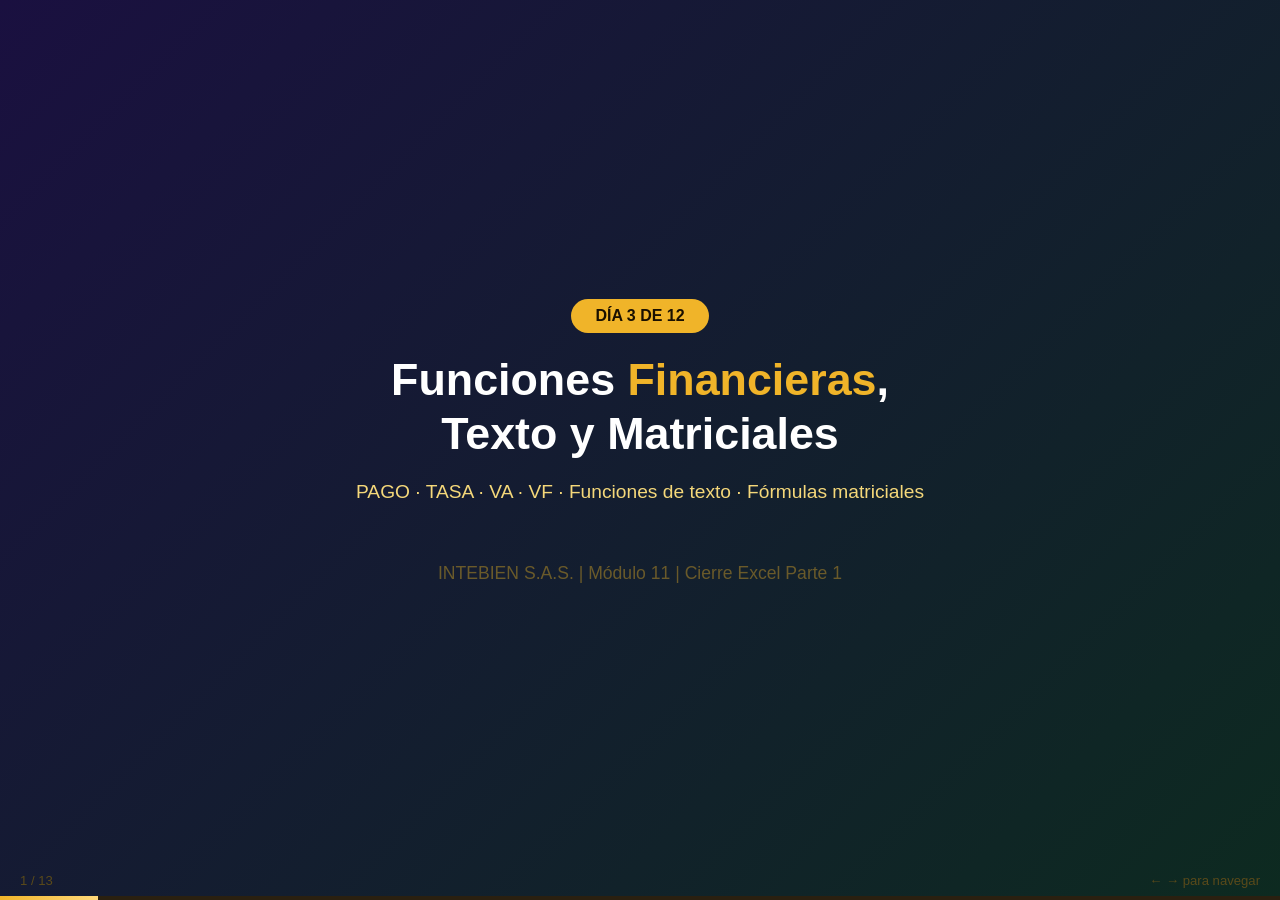
<file: dia03/dia03.html>
<!DOCTYPE html>
<html lang="es">
<head>
<meta charset="UTF-8">
<title>Día 3 — Funciones Financieras, Texto y Matriciales | Módulo 11</title>
<style>
*{margin:0;padding:0;box-sizing:border-box}
body{font-family:'Segoe UI',Arial,sans-serif;background:#0d1b2a;color:#e0e6ed;height:100vh;overflow:hidden}
.slide{display:none;position:absolute;inset:0;padding:55px 75px;flex-direction:column;justify-content:center}
.slide.active{display:flex}
.slide.portada{background:linear-gradient(135deg,#1a1040 0%,#0d2a20 100%);text-align:center;align-items:center}
.slide.tema{background:#0d1b2a}
.slide.practica{background:#0a1520}
.slide.resumen{background:linear-gradient(135deg,#0a1a2a 0%,#0d2a1a 100%)}
h1.titulo{font-size:2.8em;color:#fff;line-height:1.2;margin-bottom:16px}
h1.titulo span{color:#f0b429}
.subtitulo{font-size:1.2em;color:#f5d87a;margin-bottom:30px}
h2{font-size:1.9em;color:#f0b429;margin-bottom:26px;border-bottom:2px solid #2a2010;padding-bottom:10px}
h3{font-size:1.3em;color:#f5d87a;margin-bottom:14px}
p{font-size:1.1em;line-height:1.7;color:#c8d8e8;margin-bottom:12px}
li{font-size:1.05em;line-height:1.8;color:#c8d8e8;margin-left:22px}
ul{margin-bottom:16px}
.dia-badge{background:#f0b429;color:#1a1000;padding:8px 24px;border-radius:24px;font-size:1em;font-weight:700;margin-bottom:20px;display:inline-block}
.cols{display:grid;grid-template-columns:1fr 1fr;gap:36px;margin-top:8px}
.cols3{display:grid;grid-template-columns:1fr 1fr 1fr;gap:26px;margin-top:8px}
.box{background:#1a2030;border-radius:10px;padding:22px;border-left:4px solid #f0b429}
.box.green{border-left-color:#1ab87a;background:#0a2a1a}
.box.blue{border-left-color:#6fa8dc;background:#0a1a2a}
.box.red{border-left-color:#e05050;background:#2a1010}
.box h3{font-size:1.1em;margin-bottom:10px}
.code{background:#050a12;border:1px solid #2a2010;border-radius:8px;padding:18px;font-family:'Courier New',monospace;font-size:1em;color:#79c0ff;margin:12px 0;line-height:1.8}
.code .fn{color:#f0b429}
.code .arg{color:#ffa657}
.code .str{color:#a5d6ff}
.code .comment{color:#8b949e}
.code .result{color:#1ab87a;font-weight:700}
.formula-box{background:#150f00;border:2px solid #f0b429;border-radius:10px;padding:20px;text-align:center;margin:16px 0}
.formula-box .fn-name{font-size:1.7em;color:#f0b429;font-weight:700;font-family:'Courier New',monospace}
.formula-box .syntax{font-size:1em;color:#c8d8e8;font-family:'Courier New',monospace;margin-top:8px}
table{width:100%;border-collapse:collapse;margin:14px 0;font-size:0.92em}
th{background:#2a1a00;color:#f5d87a;padding:9px 13px;text-align:left}
td{padding:9px 13px;border-bottom:1px solid #1a2030;color:#c8d8e8}
.col-key{color:#f0b429;font-weight:600;font-family:monospace}
.callout{background:#1a1500;border:1px solid #f0b429;border-radius:9px;padding:18px 22px;margin:16px 0;font-size:1.02em}
.callout.green{background:#0a2a1a;border-color:#1ab87a}
.callout.tip{background:#0a1a2a;border-color:#6fa8dc}
.callout.warn{background:#2a1010;border-color:#e05050}
.callout strong{color:#f0b429}
.callout.green strong{color:#1ab87a}
.callout.tip strong{color:#6fa8dc}
.callout.warn strong{color:#e05050}
.check-list li{list-style:none;padding-left:6px;margin-bottom:7px}
.check-list li::before{content:'✓ ';color:#1ab87a;font-weight:700}
.num-list{counter-reset:item}
.num-list li{list-style:none;padding-left:6px;margin-bottom:9px;display:flex;align-items:flex-start;gap:10px}
.num-list li::before{counter-increment:item;content:counter(item);background:#f0b429;color:#1a1000;min-width:26px;height:26px;border-radius:50%;display:inline-flex;align-items:center;justify-content:center;font-weight:700;font-size:0.88em;flex-shrink:0}
.fin-card{background:#150f00;border:1px solid #f0b429;border-radius:10px;padding:18px;text-align:center}
.fin-card .letra{font-size:2.2em;color:#f0b429;font-weight:700;font-family:monospace}
.fin-card p{font-size:0.88em;color:#c8a040;margin:6px 0 0}
.fin-card strong{display:block;color:#fff;font-size:0.95em;margin-top:4px}
.grid-fin{display:grid;grid-template-columns:repeat(5,1fr);gap:14px;margin:16px 0}
.text-fn{background:#0a1020;border:1px solid #2a3050;border-radius:8px;padding:14px;margin-bottom:10px}
.text-fn .fn{color:#79c0ff;font-family:monospace;font-size:1em;font-weight:700}
.text-fn p{font-size:0.88em;color:#a8b8c8;margin:6px 0 0}
.progress{position:fixed;bottom:0;left:0;right:0;height:4px;background:#2a2010}
.progress-bar{height:100%;background:linear-gradient(90deg,#f0b429,#ffd87a);transition:width 0.3s}
.nav-info{position:fixed;bottom:12px;right:20px;color:#5a4a1a;font-size:0.82em}
.slide-counter{position:fixed;bottom:12px;left:20px;color:#5a4a1a;font-size:0.82em}
</style>
</head>
<body>

<!-- SLIDE 1: PORTADA -->
<div class="slide portada active">
  <span class="dia-badge">DÍA 3 DE 12</span>
  <h1 class="titulo">Funciones <span>Financieras</span>,<br>Texto y Matriciales</h1>
  <p class="subtitulo">PAGO · TASA · VA · VF · Funciones de texto · Fórmulas matriciales</p>
  <p style="color:#6a5a2a;margin-top:20px">INTEBIEN S.A.S. | Módulo 11 | Cierre Excel Parte 1</p>
</div>

<!-- SLIDE 2: REPASO -->
<div class="slide tema">
  <h2>Repaso Rápido — Días 1 y 2</h2>
  <div class="cols">
    <div>
      <h3>¿Qué aprendimos?</h3>
      <table>
        <tr><th>Función</th><th>Para qué</th></tr>
        <tr><td class="col-key">BUSCARV</td><td>Buscar valor → ir a la derecha</td></tr>
        <tr><td class="col-key">BUSCARH</td><td>Buscar valor → ir hacia abajo</td></tr>
        <tr><td class="col-key">INDICE+COINCIDIR</td><td>Búsqueda bidireccional flexible</td></tr>
        <tr><td class="col-key">SUMAR.SI</td><td>Suma con condición</td></tr>
        <tr><td class="col-key">CONTAR.SI</td><td>Contar con condición</td></tr>
        <tr><td class="col-key">PROMEDIO.SI</td><td>Promedio con condición</td></tr>
      </table>
    </div>
    <div>
      <h3>Hoy completamos el bloque:</h3>
      <ul class="num-list">
        <li>Funciones financieras: calcular cuotas, tasas, plazos</li>
        <li>Funciones de texto: limpiar y transformar datos</li>
        <li>Fórmulas matriciales: calcular arrays completos</li>
        <li>Actividad integradora: reporte completo Admin Caribe</li>
      </ul>
      <div class="callout" style="margin-top:14px">
        <strong>Meta del día:</strong> Al final tendrás el kit completo de funciones avanzadas para elaborar cualquier reporte empresarial básico.
      </div>
    </div>
  </div>
</div>

<!-- SLIDE 3: FUNCIONES FINANCIERAS INTRO -->
<div class="slide tema">
  <h2>Funciones Financieras — ¿Para qué sirven?</h2>
  <p>En el trabajo administrativo y contable frecuentemente debes calcular cuotas de crédito, evaluar préstamos, proyectar ahorros. Excel tiene funciones que hacen estos cálculos automáticamente.</p>
  <div class="grid-fin">
    <div class="fin-card">
      <div class="letra">VA</div>
      <strong>Valor Actual</strong>
      <p>¿Cuánto vale hoy una serie de pagos futuros?</p>
    </div>
    <div class="fin-card">
      <div class="letra">VF</div>
      <strong>Valor Futuro</strong>
      <p>¿Cuánto tendrás si ahorras X cada mes?</p>
    </div>
    <div class="fin-card">
      <div class="letra">PAGO</div>
      <strong>Cuota Mensual</strong>
      <p>¿Cuánto pagas al mes por un préstamo?</p>
    </div>
    <div class="fin-card">
      <div class="letra">TASA</div>
      <strong>Tasa de Interés</strong>
      <p>¿Cuál es la tasa real de un crédito?</p>
    </div>
    <div class="fin-card">
      <div class="letra">NPER</div>
      <strong>N° Períodos</strong>
      <p>¿En cuántos meses puedes pagar el crédito?</p>
    </div>
  </div>
  <div class="callout tip"><strong>Contexto:</strong> En Colombia, los auxiliares contables usan estas funciones para verificar cuotas de crédito a clientes, calcular plazos de cartera y proyectar flujo de caja.</div>
</div>

<!-- SLIDE 4: FUNCIÓN PAGO -->
<div class="slide practica">
  <h2>Función PAGO — Cuota Mensual de un Crédito</h2>
  <div class="cols">
    <div>
      <div class="formula-box">
        <div class="fn-name">=PAGO(</div>
        <div class="syntax">tasa ; nper ; va ; [vf] ; [tipo])</div>
      </div>
      <table>
        <tr><th>Argumento</th><th>Significado</th></tr>
        <tr><td class="col-key">tasa</td><td>Tasa de interés POR PERÍODO (mes)</td></tr>
        <tr><td class="col-key">nper</td><td>Número total de períodos (meses)</td></tr>
        <tr><td class="col-key">va</td><td>Valor actual (monto del préstamo)</td></tr>
        <tr><td class="col-key">[vf]</td><td>Valor futuro (usualmente 0)</td></tr>
        <tr><td class="col-key">[tipo]</td><td>0=pago al final, 1=inicio del mes</td></tr>
      </table>
    </div>
    <div>
      <h3>Caso real:</h3>
      <div class="callout tip">
        <strong>ADMIN CARIBE necesita un préstamo:</strong><br>
        Monto: $50.000.000<br>
        Tasa banco: 18% anual (1.5% mensual)<br>
        Plazo: 36 meses
      </div>
      <div class="code">
        <span class="comment">Tasa mensual = 18%/12 = 1.5%</span><br>
        <span class="fn">=PAGO(</span><br>
        &nbsp;&nbsp;<span class="arg">18%/12</span>,&nbsp;<span class="comment">tasa mensual</span><br>
        &nbsp;&nbsp;<span class="arg">36</span>,&nbsp;&nbsp;&nbsp;&nbsp;&nbsp;<span class="comment">meses</span><br>
        &nbsp;&nbsp;<span class="arg">-50000000</span>&nbsp;<span class="comment">← negativo=prestado</span><br>
        <span class="fn">)</span><br>
        <span class="result">→ $1.807.495 por mes</span>
      </div>
      <div class="callout warn"><strong>Ojo:</strong> El valor actual (va) debe ser negativo porque es dinero que recibes. Si no pones el signo negativo, el resultado será negativo.</div>
    </div>
  </div>
</div>

<!-- SLIDE 5: VF Y VA -->
<div class="slide tema">
  <h2>Funciones VF y VA</h2>
  <div class="cols">
    <div>
      <h3>VF — ¿Cuánto tendrás si ahorras?</h3>
      <div class="formula-box" style="padding:14px">
        <div class="fn-name" style="font-size:1.4em">=VF(tasa, nper, pago, [va], [tipo])</div>
      </div>
      <div class="callout green">
        <strong>Ejemplo:</strong> Ahorras $500.000 mensual al 6% anual (0.5% mensual) durante 24 meses. ¿Cuánto tendrás?
      </div>
      <div class="code">
        <span class="fn">=VF(</span><span class="arg">6%/12</span>, <span class="arg">24</span>, <span class="arg">-500000</span><span class="fn">)</span><br>
        <span class="result">→ $12.720.360</span><br>
        <span class="comment">¡$12.7M por solo $12M aportados!</span>
      </div>
    </div>
    <div>
      <h3>VA — ¿Cuánto vale hoy ese flujo futuro?</h3>
      <div class="formula-box" style="padding:14px">
        <div class="fn-name" style="font-size:1.4em">=VA(tasa, nper, pago, [vf], [tipo])</div>
      </div>
      <div class="callout tip">
        <strong>Ejemplo:</strong> Un cliente pagará $800.000 por mes durante 12 meses. Con una tasa del 12% anual, ¿cuánto es eso en dinero de hoy?
      </div>
      <div class="code">
        <span class="fn">=VA(</span><span class="arg">12%/12</span>, <span class="arg">12</span>, <span class="arg">-800000</span><span class="fn">)</span><br>
        <span class="result">→ $9.009.800 hoy</span><br>
        <span class="comment">Aunque recibirás $9.6M en total</span>
      </div>
    </div>
  </div>
</div>

<!-- SLIDE 6: TASA Y NPER -->
<div class="slide tema">
  <h2>TASA y NPER — Verificar Créditos</h2>
  <div class="cols">
    <div>
      <h3>TASA — ¿Cuál es la tasa real?</h3>
      <div class="code">
        <span class="fn">=TASA(</span>nper, pago, va<span class="fn">)</span><br><br>
        <span class="comment">Un banco dice que prestar $10M</span><br>
        <span class="comment">con cuotas de $350.000 por 36 meses</span><br>
        <span class="comment">¿Cuál es la tasa mensual real?</span><br><br>
        <span class="fn">=TASA(</span><span class="arg">36</span>, <span class="arg">-350000</span>, <span class="arg">10000000</span><span class="fn">)</span><br>
        <span class="result">→ 2.36% mensual = 28.3% anual</span><br>
        <span class="comment">¡El banco decía 24%!</span>
      </div>
      <div class="callout warn"><strong>Usar para:</strong> Verificar si la tasa que ofrece el banco coincide con lo que te dicen. Protege a la empresa de condiciones desfavorables.</div>
    </div>
    <div>
      <h3>NPER — ¿Cuántos meses para pagar?</h3>
      <div class="code">
        <span class="fn">=NPER(</span>tasa, pago, va<span class="fn">)</span><br><br>
        <span class="comment">Tengo deuda de $8.000.000</span><br>
        <span class="comment">Puedo pagar $400.000 al mes</span><br>
        <span class="comment">Tasa 2% mensual</span><br><br>
        <span class="fn">=NPER(</span><span class="arg">2%</span>, <span class="arg">-400000</span>, <span class="arg">8000000</span><span class="fn">)</span><br>
        <span class="result">→ 28.5 meses ≈ 29 meses</span>
      </div>
      <div class="callout green"><strong>Usar para:</strong> Calcular en cuántos meses un cliente puede saldar una deuda según su capacidad de pago.</div>
    </div>
  </div>
</div>

<!-- SLIDE 7: FUNCIONES DE TEXTO INTRO -->
<div class="slide tema">
  <h2>Funciones de Texto — Limpiar y Transformar Datos</h2>
  <p>En empresas reales los datos llegan sucios: espacios de más, mezcla de mayúsculas, nombres concatenados. Estas funciones los limpian automáticamente.</p>
  <div class="cols">
    <div>
      <div class="text-fn"><span class="fn">EXTRAER(texto, inicio, num_caracteres)</span><p>Extrae parte de un texto. Ej: del RUT "860123456-7" extraer solo el NIT</p></div>
      <div class="text-fn"><span class="fn">ENCONTRAR(texto_buscado, en_texto)</span><p>Devuelve la posición de un texto dentro de otro. Ej: posición del guión en el NIT</p></div>
      <div class="text-fn"><span class="fn">SUSTITUIR(texto, original, nuevo)</span><p>Reemplaza texto. Ej: quitar puntos del número de cédula "1.234.567" → "1234567"</p></div>
      <div class="text-fn"><span class="fn">ESPACIOS(texto)</span><p>Elimina espacios extra al inicio, final y dobles espacios internos</p></div>
    </div>
    <div>
      <div class="text-fn"><span class="fn">MAYUSC(texto) / MINUSC(texto)</span><p>Convierte a MAYÚSCULAS o minúsculas. Para estandarizar nombres</p></div>
      <div class="text-fn"><span class="fn">NOMPROPIO(texto)</span><p>Primera letra mayúscula. "JUAN pérez" → "Juan Pérez"</p></div>
      <div class="text-fn"><span class="fn">CONCATENAR(texto1, texto2, ...)</span><p>Une textos. También: texto1 &amp; " " &amp; texto2</p></div>
      <div class="text-fn"><span class="fn">IZQUIERDA(texto, n) / DERECHA(texto, n)</span><p>Extrae los primeros/últimos N caracteres de un texto</p></div>
    </div>
  </div>
</div>

<!-- SLIDE 8: FUNCIONES DE TEXTO EJEMPLOS -->
<div class="slide practica">
  <h2>Funciones de Texto — Casos Reales</h2>
  <div class="cols">
    <div>
      <h3>Separar nombre y apellido:</h3>
      <div class="code">
        <span class="comment">A1 contiene "Juan Carlos Perez"</span><br><br>
        <span class="comment">Extraer nombre (antes del primer espacio):</span><br>
        <span class="fn">=IZQUIERDA(</span>A1, <span class="fn">ENCONTRAR(</span><span class="str">" "</span>,A1<span class="fn">)</span>-1<span class="fn">)</span><br>
        <span class="result">→ "Juan"</span><br><br>
        <span class="comment">Apellido (después del último espacio):</span><br>
        <span class="fn">=DERECHA(</span>A1, <span class="fn">LARGO(</span>A1<span class="fn">)</span>-<span class="fn">ENCONTRAR(</span><span class="str">"*"</span>,<br>
        &nbsp;&nbsp;<span class="fn">SUSTITUIR(</span>A1,<span class="str">" "</span>,<span class="str">"*"</span>,<span class="fn">LARGO(</span>A1<span class="fn">)</span>-<span class="fn">LARGO(</span><span class="fn">SUSTITUIR(</span>A1,<span class="str">" "</span>,<span class="str">""</span><span class="fn">)))</span><span class="fn">))</span><br>
        <span class="result">→ "Perez"</span>
      </div>
    </div>
    <div>
      <h3>Limpiar datos de clientes:</h3>
      <div class="code">
        <span class="comment">Limpiar espacios extra:</span><br>
        <span class="fn">=ESPACIOS(</span>A1<span class="fn">)</span><br><br>
        <span class="comment">Estandarizar nombre:</span><br>
        <span class="fn">=NOMPROPIO(</span><span class="fn">ESPACIOS(</span>A1<span class="fn">))</span><br>
        <span class="result">"  juan PEREZ  " → "Juan Perez"</span><br><br>
        <span class="comment">Quitar guiones de teléfono:</span><br>
        <span class="fn">=SUSTITUIR(</span><span class="fn">SUSTITUIR(</span>A1,<span class="str">"-"</span>,<span class="str">""</span><span class="fn">)</span>,<span class="str">" "</span>,<span class="str">""</span><span class="fn">)</span><br>
        <span class="result">"310-234-5678" → "3102345678"</span>
      </div>
      <div class="callout" style="margin-top:10px"><strong>Caso frecuente:</strong> Cuando importas datos de un sistema antiguo o de formularios web, los datos vienen sucios. Estas funciones ahorran horas de corrección manual.</div>
    </div>
  </div>
</div>

<!-- SLIDE 9: FÓRMULAS MATRICIALES -->
<div class="slide tema">
  <h2>Fórmulas Matriciales — Cálculos en Arrays</h2>
  <p>Una fórmula matricial procesa múltiples valores a la vez, sin necesidad de columnas auxiliares. En Excel 365 con CTRL+SHIFT+ENTER o directamente con nuevas funciones de array.</p>
  <div class="cols">
    <div>
      <h3>Ejemplo clásico:</h3>
      <div class="callout tip"><strong>Problema:</strong> Tienes cantidades en A1:A5 y precios en B1:B5. Quieres el total sin crear una columna de subtotales.</div>
      <div class="code">
        <span class="comment">En vez de crear col C con A*B y sumar:</span><br>
        <span class="fn">{=SUMA(</span>A1:A5*B1:B5<span class="fn">)}</span><br>
        <span class="comment">Presiona CTRL+SHIFT+ENTER</span><br>
        <span class="comment">Las llaves {} se agregan solas</span><br><br>
        <span class="comment">En Excel 365 (sin Ctrl+Shift+Enter):</span><br>
        <span class="fn">=SUMA(</span>A1:A5*B1:B5<span class="fn">)</span>
      </div>
    </div>
    <div>
      <h3>Más usos útiles:</h3>
      <div class="code">
        <span class="comment">Contar valores únicos en un rango:</span><br>
        <span class="fn">{=SUMA(</span>1/<span class="fn">CONTAR.SI(</span>A1:A10,A1:A10<span class="fn">))}</span><br><br>
        <span class="comment">Suma de los 3 mayores valores:</span><br>
        <span class="fn">=SUMA(</span><span class="fn">K.ESIMO.MAYOR(</span>A1:A10,{1,2,3}<span class="fn">))</span><br><br>
        <span class="comment">Multiplicar y sumar en un paso:</span><br>
        <span class="fn">=SUMAPRODUCTO(</span>A1:A5, B1:B5<span class="fn">)</span><br>
        <span class="comment">← No necesita Ctrl+Shift+Enter</span>
      </div>
      <div class="callout green" style="margin-top:10px"><strong>SUMAPRODUCTO</strong> es la función matricial más usada en empresas. Multiplica y suma en un solo paso.</div>
    </div>
  </div>
</div>

<!-- SLIDE 10: ACTIVIDAD INTEGRADORA -->
<div class="slide practica">
  <h2>Actividad Integradora — Reporte Ejecutivo 60 min</h2>
  <div class="callout tip"><strong>Contexto:</strong> ADMIN CARIBE S.A.S. necesita un reporte financiero mensual completo. Tú eres el auxiliar encargado.</div>
  <div class="cols">
    <div>
      <h3>Hoja 1: Cartera de Clientes</h3>
      <ul class="num-list">
        <li>15 clientes con: nombre, ciudad, deuda, días vencido</li>
        <li>Calcular interés mensual por mora con función PAGO</li>
        <li>SUMAR.SI por ciudad</li>
        <li>CONTAR.SI clientes con deuda &gt;$5M</li>
      </ul>
      <h3 style="margin-top:16px">Hoja 2: Créditos Empresariales</h3>
      <ul class="num-list">
        <li>Tabla con 3 opciones de crédito del banco</li>
        <li>Calcular cuota mensual con PAGO</li>
        <li>Calcular tasa real con TASA</li>
        <li>Recomendación: ¿cuál conviene más?</li>
      </ul>
    </div>
    <div>
      <h3>Hoja 3: Limpieza de Datos</h3>
      <ul class="num-list">
        <li>Base de datos de proveedores con datos sucios</li>
        <li>Aplicar ESPACIOS, NOMPROPIO, SUSTITUIR</li>
        <li>Separar nombre y apellido</li>
        <li>Estandarizar teléfonos</li>
      </ul>
      <h3 style="margin-top:16px">Hoja 4: Dashboard Resumen</h3>
      <ul class="num-list">
        <li>Total cartera por ciudad (SUMAR.SI)</li>
        <li>Cuota más baja de los créditos (MIN)</li>
        <li>SUMAPRODUCTO del inventario (precio × cantidad)</li>
      </ul>
      <div class="callout warn" style="margin-top:10px"><strong>Entregable:</strong> Archivo Excel con las 4 hojas, todas las fórmulas funcionales. Esto va al portafolio del módulo.</div>
    </div>
  </div>
</div>

<!-- SLIDE 11: BUENAS PRÁCTICAS GENERALES EXCEL -->
<div class="slide tema">
  <h2>Buenas Prácticas Generales — Excel Avanzado</h2>
  <div class="cols">
    <div>
      <h3>Organización del archivo:</h3>
      <ul class="check-list">
        <li>Una hoja para datos, otra para análisis, otra para reportes</li>
        <li>Nombrar las hojas claramente (no "Hoja1")</li>
        <li>Usar tablas de Excel (CTRL+T) para referencias dinámicas</li>
        <li>Nombrar rangos importantes para fórmulas más legibles</li>
        <li>Guardar en .xlsx, nunca en .xls para preservar funciones</li>
      </ul>
    </div>
    <div>
      <h3>Seguridad y calidad:</h3>
      <ul class="check-list">
        <li>Proteger hojas de datos (Revisar → Proteger hoja)</li>
        <li>Validación de datos para evitar errores de entrada</li>
        <li>Hacer una copia de seguridad antes de cambios masivos</li>
        <li>Documentar fórmulas complejas con comentarios</li>
        <li>Verificar resultados con cálculos manuales de muestra</li>
      </ul>
      <div class="callout" style="margin-top:14px"><strong>Ley 1581 de 2012:</strong> Los datos personales de clientes y empleados en tus archivos de Excel deben estar protegidos. Siempre protege con contraseña los archivos con información sensible.</div>
    </div>
  </div>
</div>

<!-- SLIDE 12: IMPACTO IA EN EXCEL -->
<div class="slide tema">
  <h2>IA en Excel — Lo que ya existe</h2>
  <div class="cols">
    <div>
      <div class="box" style="margin-bottom:16px">
        <h3>🤖 Microsoft Copilot en Excel</h3>
        <ul>
          <li>Escribe en lenguaje natural: "calcula la cuota mensual del préstamo de $50M al 18% a 36 meses"</li>
          <li>Copilot escribe el PAGO automáticamente</li>
          <li>Puede crear tablas dinámicas con una descripción</li>
          <li>Genera gráficos desde texto</li>
        </ul>
      </div>
      <div class="callout warn">
        <strong>Importante:</strong> Copilot puede equivocarse. Siempre verifica el resultado con tus conocimientos de PAGO, TASA, etc. Si no sabes las funciones, no puedes validar la IA.
      </div>
    </div>
    <div>
      <div class="box">
        <h3>💬 ChatGPT para Excel</h3>
        <ul>
          <li>"Explícame por qué mi BUSCARV devuelve #N/A"</li>
          <li>"Cómo hago para limpiar espacios en una columna de 500 filas"</li>
          <li>"Escríbeme una fórmula para separar el nombre del apellido"</li>
          <li>Genera fórmulas, corrige errores, explica paso a paso</li>
        </ul>
      </div>
      <div class="callout green" style="margin-top:14px"><strong>El futuro del auxiliar:</strong> No memorizar fórmulas, sino saber qué pedir y cómo verificar. Pero primero hay que entender la base.</div>
    </div>
  </div>
</div>

<!-- SLIDE 13: CIERRE BLOQUE EXCEL -->
<div class="slide resumen">
  <h2>Cierre del Bloque: Excel Avanzado Parte 1</h2>
  <div class="cols">
    <div>
      <h3>Funciones dominadas en 3 días:</h3>
      <ul class="check-list">
        <li>BUSCARV y BUSCARH</li>
        <li>INDICE + COINCIDIR (bidireccional)</li>
        <li>SUMAR.SI y SUMAR.SI.CONJUNTO</li>
        <li>CONTAR.SI y PROMEDIO.SI</li>
        <li>PAGO, VA, VF, TASA, NPER</li>
        <li>EXTRAER, ENCONTRAR, SUSTITUIR</li>
        <li>ESPACIOS, NOMPROPIO, CONCATENAR</li>
        <li>SUMAPRODUCTO y fórmulas matriciales</li>
      </ul>
    </div>
    <div>
      <h3>Lo que viene:</h3>
      <div class="box">
        <h3>Días 4-6: Tablas Dinámicas y Dashboards</h3>
        <ul>
          <li>Día 4: Crear y configurar tablas dinámicas</li>
          <li>Día 5: Gráficos, slicers y Power Query</li>
          <li>Día 6: Macros básicas y dashboard ejecutivo</li>
        </ul>
      </div>
      <div class="callout" style="margin-top:14px">
        <strong>Evidencia a entregar:</strong> El reporte de hoy (4 hojas) forma parte del portafolio final del módulo. Asegúrate de guardarlo con tu nombre.
      </div>
    </div>
  </div>
</div>

<div class="progress"><div class="progress-bar" id="pb"></div></div>
<div class="slide-counter" id="sc">1 / 13</div>
<div class="nav-info">← → para navegar</div>
<script>
const slides=document.querySelectorAll('.slide');const total=slides.length;let cur=0;
function show(n){slides[cur].classList.remove('active');cur=(n+total)%total;slides[cur].classList.add('active');document.getElementById('pb').style.width=((cur+1)/total*100)+'%';document.getElementById('sc').textContent=(cur+1)+' / '+total;}
document.addEventListener('keydown',e=>{if(e.key==='ArrowRight'||e.key===' '||e.key==='PageDown')show(cur+1);if(e.key==='ArrowLeft'||e.key==='PageUp')show(cur-1);if(e.key==='Home')show(0);if(e.key==='End')show(total-1);});
document.addEventListener('click',e=>{if(e.clientX>window.innerWidth/2)show(cur+1);else show(cur-1);});show(0);
</script>
</body>
</html>
</file>
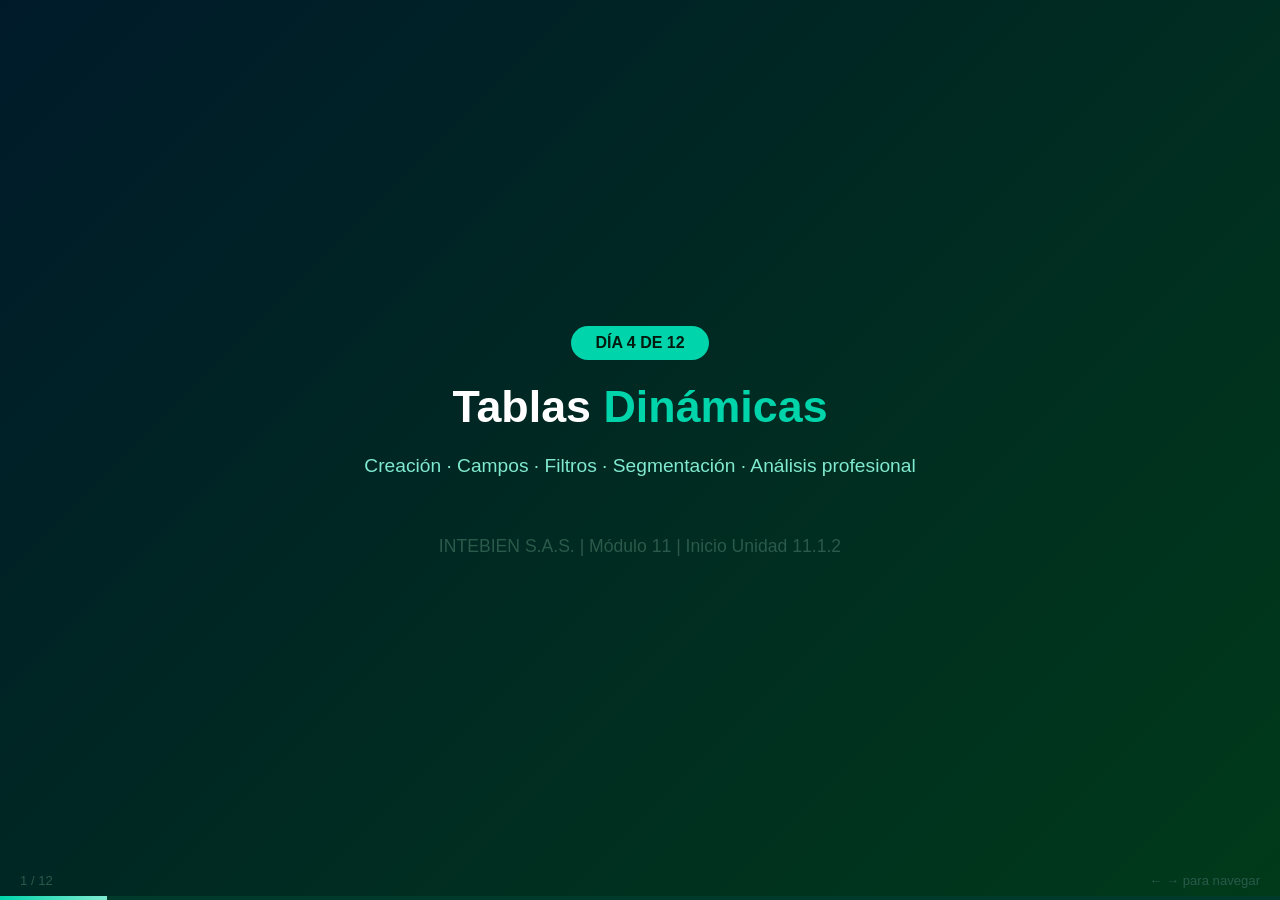
<file: dia04/dia04.html>
<!DOCTYPE html>
<html lang="es">
<head>
<meta charset="UTF-8">
<title>Día 4 — Tablas Dinámicas | Módulo 11</title>
<style>
*{margin:0;padding:0;box-sizing:border-box}
body{font-family:'Segoe UI',Arial,sans-serif;background:#0d1b2a;color:#e0e6ed;height:100vh;overflow:hidden}
.slide{display:none;position:absolute;inset:0;padding:55px 75px;flex-direction:column;justify-content:center}
.slide.active{display:flex}
.slide.portada{background:linear-gradient(135deg,#001a2a 0%,#003a1a 100%);text-align:center;align-items:center}
.slide.tema{background:#0d1b2a}
.slide.practica{background:#061510}
.slide.resumen{background:linear-gradient(135deg,#051015 0%,#0a1f10 100%)}
h1.titulo{font-size:2.8em;color:#fff;line-height:1.2;margin-bottom:16px}
h1.titulo span{color:#00d4aa}
.subtitulo{font-size:1.2em;color:#80ead0;margin-bottom:30px}
h2{font-size:1.9em;color:#00d4aa;margin-bottom:26px;border-bottom:2px solid #003a2a;padding-bottom:10px}
h3{font-size:1.3em;color:#60c8a8;margin-bottom:14px}
p{font-size:1.1em;line-height:1.7;color:#c8d8e8;margin-bottom:12px}
li{font-size:1.05em;line-height:1.8;color:#c8d8e8;margin-left:22px}
ul{margin-bottom:16px}
.dia-badge{background:#00d4aa;color:#001a0f;padding:8px 24px;border-radius:24px;font-size:1em;font-weight:700;margin-bottom:20px;display:inline-block}
.cols{display:grid;grid-template-columns:1fr 1fr;gap:36px;margin-top:8px}
.cols3{display:grid;grid-template-columns:1fr 1fr 1fr;gap:26px;margin-top:8px}
.box{background:#0a2030;border-radius:10px;padding:22px;border-left:4px solid #00d4aa}
.box.yellow{border-left-color:#f0b429;background:#1a1500}
.box.blue{border-left-color:#6fa8dc;background:#0a1a2a}
.box.red{border-left-color:#e05050;background:#2a1010}
.box h3{font-size:1.1em;margin-bottom:10px}
.callout{background:#001a0f;border:1px solid #00d4aa;border-radius:9px;padding:18px 22px;margin:16px 0;font-size:1.02em}
.callout.warn{background:#1a1500;border-color:#f0b429}
.callout.tip{background:#0a1a2a;border-color:#6fa8dc}
.callout.red{background:#2a1010;border-color:#e05050}
.callout strong{color:#00d4aa}
.callout.warn strong{color:#f0b429}
.callout.tip strong{color:#6fa8dc}
.callout.red strong{color:#e05050}
.check-list li{list-style:none;padding-left:6px;margin-bottom:7px}
.check-list li::before{content:'✓ ';color:#00d4aa;font-weight:700}
.x-list li{list-style:none;padding-left:6px;margin-bottom:7px}
.x-list li::before{content:'✗ ';color:#e05050;font-weight:700}
.num-list{counter-reset:item}
.num-list li{list-style:none;margin-bottom:10px;display:flex;align-items:flex-start;gap:12px}
.num-list li::before{counter-increment:item;content:counter(item);background:#00d4aa;color:#001a0f;min-width:28px;height:28px;border-radius:50%;display:inline-flex;align-items:center;justify-content:center;font-weight:700;font-size:0.88em;flex-shrink:0}
table{width:100%;border-collapse:collapse;margin:14px 0;font-size:0.92em}
th{background:#003a2a;color:#80ead0;padding:9px 13px;text-align:left}
td{padding:9px 13px;border-bottom:1px solid #0a2030;color:#c8d8e8}
.col-key{color:#00d4aa;font-weight:600}
/* Pivot table visual */
.pivot-visual{background:#050f18;border:1px solid #003a2a;border-radius:10px;overflow:hidden;margin:16px 0}
.pivot-header{background:#003a2a;padding:8px 14px;display:flex;gap:8px;align-items:center}
.pivot-header span{color:#80ead0;font-size:0.85em}
.pivot-body{display:grid;grid-template-columns:1fr 1fr;gap:0}
.pivot-panel{padding:16px;border-right:1px solid #003a2a}
.pivot-panel:last-child{border-right:none}
.pivot-panel h4{color:#60c8a8;font-size:0.85em;text-transform:uppercase;letter-spacing:1px;margin-bottom:10px}
.field-chip{background:#003a2a;color:#80ead0;padding:5px 12px;border-radius:6px;font-size:0.85em;margin:4px 0;display:inline-block;cursor:pointer}
.field-chip.in{background:#00d4aa;color:#001a0f;font-weight:700}
.zone{background:#020c10;border:1px dashed #004a3a;border-radius:8px;padding:12px;margin-top:8px;min-height:60px}
.zone h5{color:#004a3a;font-size:0.8em;text-transform:uppercase;letter-spacing:1px;margin-bottom:8px}
.progress{position:fixed;bottom:0;left:0;right:0;height:4px;background:#003a2a}
.progress-bar{height:100%;background:linear-gradient(90deg,#00d4aa,#80ead0);transition:width 0.3s}
.nav-info{position:fixed;bottom:12px;right:20px;color:#2a5a4a;font-size:0.82em}
.slide-counter{position:fixed;bottom:12px;left:20px;color:#2a5a4a;font-size:0.82em}
.step-flow{display:flex;align-items:center;gap:0;margin:20px 0;flex-wrap:nowrap;overflow-x:auto}
.step{background:#0a2030;border:1px solid #00d4aa;border-radius:8px;padding:12px 16px;text-align:center;min-width:130px;flex-shrink:0}
.step .num{color:#00d4aa;font-size:1.3em;font-weight:700}
.step p{font-size:0.82em;color:#a0c8b8;margin:4px 0 0}
.step-arrow{color:#00d4aa;font-size:1.5em;padding:0 8px;flex-shrink:0}
</style>
</head>
<body>

<!-- SLIDE 1: PORTADA -->
<div class="slide portada active">
  <span class="dia-badge">DÍA 4 DE 12</span>
  <h1 class="titulo">Tablas <span>Dinámicas</span></h1>
  <p class="subtitulo">Creación · Campos · Filtros · Segmentación · Análisis profesional</p>
  <p style="color:#2a5a4a;margin-top:20px">INTEBIEN S.A.S. | Módulo 11 | Inicio Unidad 11.1.2</p>
</div>

<!-- SLIDE 2: QUÉ ES UNA TABLA DINÁMICA -->
<div class="slide tema">
  <h2>¿Qué es una Tabla Dinámica?</h2>
  <div class="cols">
    <div>
      <p>Una tabla dinámica es una herramienta que <strong style="color:#00d4aa">resume, agrupa y analiza</strong> grandes cantidades de datos con unos pocos clics — sin escribir fórmulas.</p>
      <div class="callout">
        <strong>Ejemplo:</strong> Tienes 10.000 filas de ventas. Con una tabla dinámica puedes saber en 10 segundos: total vendido por vendedor, por mes, por ciudad, por producto.
      </div>
      <div class="callout warn" style="margin-top:14px">
        <strong>Diferencia clave:</strong> Con SUMAR.SI necesitas escribir una fórmula por cada combinación. La tabla dinámica lo hace automáticamente para todas las combinaciones.
      </div>
    </div>
    <div>
      <h3>¿Cuándo usarla?</h3>
      <ul class="check-list">
        <li>Cuando tienes más de 50 filas de datos</li>
        <li>Cuando necesitas ver los datos desde distintos ángulos</li>
        <li>Para crear informes que el jefe pide cambiar constantemente</li>
        <li>Para análisis de ventas, compras, nómina, inventario</li>
        <li>Para encontrar patrones y tendencias rápidamente</li>
      </ul>
      <br>
      <div class="callout tip">
        <strong>En empresas de Barranquilla:</strong> Cada fin de mes los auxiliares generan reportes. Con tabla dinámica, lo que antes tomaba 4 horas ahora toma 20 minutos.
      </div>
    </div>
  </div>
</div>

<!-- SLIDE 3: DIAGNÓSTICO INICIO TEMA -->
<div class="slide tema">
  <h2>Actividad Diagnóstica — 15 min</h2>
  <div class="callout tip"><strong>Objetivo:</strong> Activar conocimientos previos sobre organización de datos y análisis.</div>
  <div class="cols">
    <div>
      <h3>Responde individualmente:</h3>
      <ul class="num-list">
        <li>¿Has visto alguna vez una tabla dinámica en Excel? ¿Dónde?</li>
        <li>¿Cómo calcularías las ventas totales por vendedor si tienes 500 filas de datos?</li>
        <li>¿Qué es un "resumen" de datos para ti?</li>
      </ul>
    </div>
    <div>
      <h3>Para compartir con el grupo:</h3>
      <ul class="num-list">
        <li>¿En qué situación de trabajo sería útil saber cuánto vendió cada persona del equipo?</li>
        <li>¿Qué pasa si el jefe cambia de opinión y quiere verlo por ciudad en vez de por vendedor?</li>
      </ul>
      <div class="callout" style="margin-top:14px">
        <strong>Respuesta a la pregunta 5:</strong> Con fórmulas = reescribir todo. Con tabla dinámica = un arrastre de campo.
      </div>
    </div>
  </div>
</div>

<!-- SLIDE 4: CÓMO CREAR UNA TABLA DINÁMICA -->
<div class="slide tema">
  <h2>Cómo Crear una Tabla Dinámica — Paso a Paso</h2>
  <div class="step-flow">
    <div class="step"><div class="num">1</div><p>Clic en cualquier celda de tus datos</p></div>
    <div class="step-arrow">→</div>
    <div class="step"><div class="num">2</div><p>Insertar → Tabla dinámica</p></div>
    <div class="step-arrow">→</div>
    <div class="step"><div class="num">3</div><p>Elegir: nueva hoja o misma hoja</p></div>
    <div class="step-arrow">→</div>
    <div class="step"><div class="num">4</div><p>Arrastrar campos a las zonas</p></div>
    <div class="step-arrow">→</div>
    <div class="step"><div class="num">5</div><p>¡Listo! El análisis se genera solo</p></div>
  </div>
  <div class="cols">
    <div>
      <h3>Las 4 zonas de una Tabla Dinámica:</h3>
      <div class="box" style="margin-bottom:12px">
        <h3>📊 VALORES</h3>
        <p>Qué quieres calcular: suma, conteo, promedio, máximo. Ej: total de ventas</p>
      </div>
      <div class="box blue" style="margin-bottom:12px">
        <h3>📋 FILAS</h3>
        <p>Cómo agrupar verticalmente. Ej: por vendedor, por ciudad, por producto</p>
      </div>
    </div>
    <div>
      <div class="box yellow" style="margin-bottom:12px">
        <h3>📑 COLUMNAS</h3>
        <p>Cómo agrupar horizontalmente. Ej: por mes, por trimestre, por año</p>
      </div>
      <div class="box red" style="margin-bottom:12px">
        <h3>🔽 FILTROS</h3>
        <p>Para filtrar toda la tabla. Ej: mostrar solo una ciudad o un producto</p>
      </div>
      <div class="callout" style="margin-top:8px"><strong>Regla de oro:</strong> En FILAS va lo que quieres comparar. En VALORES va lo que quieres medir.</div>
    </div>
  </div>
</div>

<!-- SLIDE 5: PANEL DE CAMPOS -->
<div class="slide tema">
  <h2>El Panel de Campos — Así Funciona</h2>
  <p>Imagina que tienes una tabla de ventas con estas columnas: Vendedor, Región, Producto, Mes, Cantidad, Precio, Total</p>
  <div class="cols">
    <div>
      <h3>Análisis 1: Total por Vendedor</h3>
      <table>
        <tr><th>Zona</th><th>Campo</th></tr>
        <tr><td>FILAS</td><td style="color:#00d4aa">Vendedor</td></tr>
        <tr><td>VALORES</td><td style="color:#00d4aa">Total (SUMA)</td></tr>
        <tr><td>COLUMNAS</td><td style="color:#555">vacío</td></tr>
        <tr><td>FILTROS</td><td style="color:#555">vacío</td></tr>
      </table>
      <h3 style="margin-top:14px">Análisis 2: Ventas por Mes y Región</h3>
      <table>
        <tr><th>Zona</th><th>Campo</th></tr>
        <tr><td>FILAS</td><td style="color:#00d4aa">Mes</td></tr>
        <tr><td>COLUMNAS</td><td style="color:#00d4aa">Región</td></tr>
        <tr><td>VALORES</td><td style="color:#00d4aa">Total (SUMA)</td></tr>
        <tr><td>FILTROS</td><td style="color:#555">vacío</td></tr>
      </table>
    </div>
    <div>
      <h3>Resultado visual del Análisis 2:</h3>
      <table>
        <tr><th>Mes</th><th>Barranquilla</th><th>Bogotá</th><th>Medellín</th><th>Total</th></tr>
        <tr><td>Enero</td><td>$12M</td><td>$18M</td><td>$9M</td><td>$39M</td></tr>
        <tr><td>Febrero</td><td>$15M</td><td>$16M</td><td>$11M</td><td>$42M</td></tr>
        <tr><td>Marzo</td><td>$11M</td><td>$20M</td><td>$8M</td><td>$39M</td></tr>
        <tr style="background:#003a2a"><td><strong>Total</strong></td><td>$38M</td><td>$54M</td><td>$28M</td><td><strong>$120M</strong></td></tr>
      </table>
      <div class="callout" style="margin-top:12px"><strong>¡Esto se generó automáticamente!</strong> Sin una sola fórmula. Si cambias "Región" por "Producto" en COLUMNAS, la tabla se recalcula instantáneamente.</div>
    </div>
  </div>
</div>

<!-- SLIDE 6: TIPOS DE CÁLCULO -->
<div class="slide tema">
  <h2>Tipos de Cálculo en la Zona VALORES</h2>
  <p>Por defecto Excel suma los números. Pero puedes cambiar a otros cálculos haciendo clic derecho sobre el valor → "Configuración de campo de valor".</p>
  <div class="cols3">
    <div class="box">
      <h3>Suma</h3>
      <p>Total de ventas, total de gastos, total de producción</p>
      <p style="color:#00d4aa;font-family:monospace">SUMA de Total</p>
    </div>
    <div class="box">
      <h3>Contar</h3>
      <p>Cuántas transacciones, cuántos clientes, cuántos pedidos</p>
      <p style="color:#00d4aa;font-family:monospace">CONTAR de Pedido</p>
    </div>
    <div class="box">
      <h3>Promedio</h3>
      <p>Precio promedio, ticket promedio, salario promedio</p>
      <p style="color:#00d4aa;font-family:monospace">PROMEDIO de Precio</p>
    </div>
  </div>
  <div class="cols" style="margin-top:16px">
    <div class="box">
      <h3>Máximo y Mínimo</h3>
      <p>Venta más alta del mes, pedido más pequeño, empleado con mayor sueldo</p>
    </div>
    <div class="box">
      <h3>% del total</h3>
      <p>¿Qué porcentaje representa Barranquilla del total de ventas? Configura: "% del total general"</p>
    </div>
  </div>
  <div class="callout warn" style="margin-top:14px"><strong>Error común:</strong> Si arrastras una columna de texto a VALORES, Excel la cuenta automáticamente (CONTAR) en lugar de sumar. Esto es correcto para contar registros.</div>
</div>

<!-- SLIDE 7: FILTROS Y SEGMENTACIÓN -->
<div class="slide tema">
  <h2>Filtros y Segmentación de Datos</h2>
  <div class="cols">
    <div>
      <h3>Filtro de la Tabla Dinámica:</h3>
      <p>Al poner un campo en la zona FILTROS, aparece un desplegable arriba de la tabla. Puedes seleccionar una o varias opciones para ver solo esos datos.</p>
      <div class="callout">
        <strong>Ejemplo:</strong> Filtro por "Región = Barranquilla" → la tabla muestra solo las ventas de Barranquilla en todos los meses y productos.
      </div>
      <div class="box" style="margin-top:14px">
        <h3>Filtros en FILAS/COLUMNAS:</h3>
        <p>Cada fila o columna tiene su propio menú de filtro (la flechita). Puedes filtrar, ordenar, agrupar desde ahí.</p>
      </div>
    </div>
    <div>
      <h3>Slicers (Segmentadores):</h3>
      <p>Son botones visuales que filtran la tabla dinámica con un solo clic. Mucho más fácil que los menús desplegables.</p>
      <div class="callout tip">
        <strong>Cómo insertar:</strong> Clic en la tabla dinámica → pestaña "Analizar" → "Insertar segmentación de datos" → elige los campos.
      </div>
      <div class="box blue" style="margin-top:14px">
        <h3>Múltiples slicers conectados</h3>
        <p>Puedes tener un slicer de Ciudad, uno de Mes y uno de Vendedor — todos filtrando la misma tabla simultáneamente. ¡Esto es la base de un dashboard!</p>
      </div>
    </div>
  </div>
</div>

<!-- SLIDE 8: ACTUALIZAR TABLA DINÁMICA -->
<div class="slide tema">
  <h2>Actualizar y Mantener la Tabla Dinámica</h2>
  <div class="cols">
    <div>
      <h3>La tabla NO se actualiza sola:</h3>
      <p>Si agregas datos nuevos a la base de datos, la tabla dinámica NO los refleja automáticamente. Debes actualizarla.</p>
      <div class="callout warn">
        <strong>Para actualizar:</strong> Clic derecho sobre la tabla dinámica → "Actualizar". O pestaña "Analizar" → "Actualizar". O CTRL+ALT+F5 para actualizar todas.
      </div>
      <div class="box" style="margin-top:14px">
        <h3>Solución: Usar Tabla de Excel</h3>
        <p>Si conviertes tus datos en Tabla (CTRL+T antes de crear la tabla dinámica), los nuevos datos se incluyen automáticamente al actualizar.</p>
      </div>
    </div>
    <div>
      <h3>Cambiar el rango de datos:</h3>
      <p>Si agregaste más filas fuera del rango original:</p>
      <ul class="num-list">
        <li>Clic en la tabla dinámica</li>
        <li>Pestaña "Analizar"</li>
        <li>"Cambiar origen de datos"</li>
        <li>Seleccionar el nuevo rango (con las filas nuevas)</li>
        <li>Aceptar y actualizar</li>
      </ul>
      <div class="callout tip" style="margin-top:14px"><strong>Mejor práctica:</strong> Usa siempre Tabla de Excel (CTRL+T) como fuente. Así el rango se expande solo cuando agregas datos.</div>
    </div>
  </div>
</div>

<!-- SLIDE 9: CONFIGURACIONES AVANZADAS -->
<div class="slide tema">
  <h2>Configuraciones Útiles de Tabla Dinámica</h2>
  <div class="cols">
    <div>
      <h3>Agrupar por fecha:</h3>
      <p>Si tienes fechas en las filas, puedes hacer clic derecho → "Agrupar" → agrupar por meses, trimestres, años automáticamente. Sin fórmulas.</p>
      <div class="box" style="margin-bottom:14px">
        <h3>Ordenar resultados:</h3>
        <p>Clic en el encabezado de la tabla → Ordenar de mayor a menor para ver inmediatamente quién vendió más o qué producto es el top.</p>
      </div>
      <div class="box">
        <h3>Mostrar valores como %:</h3>
        <p>Clic derecho en un valor → "Mostrar valores como" → "% del total de la fila" o "% del total general". Perfecto para análisis de participación.</p>
      </div>
    </div>
    <div>
      <h3>Diseño de la tabla:</h3>
      <ul class="check-list">
        <li>Pestaña "Diseño" → elige el estilo visual</li>
        <li>Activa "Filas de bandas" para mejor lectura</li>
        <li>Activa "Totales generales" para ver los totales</li>
        <li>Desactiva "Subtotales" si distraen</li>
        <li>"Diseño del informe" → "Mostrar en forma tabular" para formato limpio</li>
      </ul>
      <div class="callout" style="margin-top:14px">
        <strong>Para reportes ejecutivos:</strong> Usa el diseño tabular (no el compacto predeterminado). Se ve más profesional y es más fácil de leer para tu jefe.</div>
      </div>
  </div>
</div>

<!-- SLIDE 10: ACTIVIDAD PRÁCTICA -->
<div class="slide practica">
  <h2>Actividad Práctica — 60 min</h2>
  <div class="callout tip"><strong>Contexto:</strong> ADMIN CARIBE tiene 6 meses de datos de ventas. El gerente quiere 4 análisis diferentes para la junta directiva de mañana.</div>
  <div class="cols">
    <div>
      <h3>Datos base a crear:</h3>
      <p>Base de datos de ventas con 50+ registros y columnas:</p>
      <ul>
        <li>Fecha | Vendedor | Ciudad | Producto | Categoría | Cantidad | Precio | Total</li>
      </ul>
      <h3 style="margin-top:16px">Tablas dinámicas requeridas:</h3>
      <ul class="num-list">
        <li>Total de ventas por vendedor (ordenado de mayor a menor)</li>
        <li>Ventas por ciudad y mes (tabla cruzada)</li>
        <li>Top 3 productos más vendidos (por cantidad)</li>
        <li>Participación % de cada categoría en el total</li>
      </ul>
    </div>
    <div>
      <h3>Formato del entregable:</h3>
      <ul class="check-list">
        <li>Cada análisis en su propia hoja</li>
        <li>Diseño limpio y profesional (sin gris oscuro)</li>
        <li>Totales generales visibles</li>
        <li>Al menos un slicer de ciudad o mes</li>
      </ul>
      <div class="callout warn" style="margin-top:16px">
        <strong>Evaluación:</strong> El docente cambiará 5 filas de datos y pedirá actualizar la tabla dinámica. Si la tabla muestra los nuevos datos correctamente = éxito.
      </div>
      <div class="callout" style="margin-top:10px">
        <strong>Entregable:</strong> Este archivo es la primera evidencia del portafolio: "Dashboard de gestión administrativa".
      </div>
    </div>
  </div>
</div>

<!-- SLIDE 11: ERRORES COMUNES TABLAS DINÁMICAS -->
<div class="slide resumen">
  <h2>Errores Frecuentes con Tablas Dinámicas</h2>
  <div class="cols">
    <div>
      <h3>Problemas en los datos:</h3>
      <ul class="x-list">
        <li>Celdas combinadas en la base de datos (rompen la tabla)</li>
        <li>Filas o columnas vacías en medio de los datos</li>
        <li>Encabezados duplicados o vacíos</li>
        <li>Mezclar texto y números en la misma columna</li>
        <li>Fechas en formato texto (no las agrupa por mes)</li>
      </ul>
    </div>
    <div>
      <h3>Errores de uso:</h3>
      <ul class="x-list">
        <li>Agregar filas nuevas y no actualizar la tabla</li>
        <li>Editar directamente las celdas de la tabla (no se puede)</li>
        <li>No fijar el rango con $ cuando la fuente no es una Tabla</li>
        <li>Poner texto en la zona VALORES (solo números ahí)</li>
      </ul>
      <div class="callout warn" style="margin-top:14px"><strong>La regla de oro:</strong> Los datos deben estar en formato de lista plana: una fila por registro, sin celdas combinadas, con encabezados únicos en la primera fila.</div>
    </div>
  </div>
</div>

<!-- SLIDE 12: RESUMEN -->
<div class="slide resumen">
  <h2>Resumen del Día 4</h2>
  <div class="cols">
    <div>
      <h3>Aprendimos:</h3>
      <ul class="check-list">
        <li>Qué es y para qué sirve una tabla dinámica</li>
        <li>Las 4 zonas: Filas, Columnas, Valores, Filtros</li>
        <li>Tipos de cálculo: suma, contar, promedio, %</li>
        <li>Filtros y slicers para análisis interactivo</li>
        <li>Cómo actualizar y mantener la tabla</li>
        <li>Buenas prácticas en los datos fuente</li>
      </ul>
    </div>
    <div>
      <h3>Próxima clase (Día 5):</h3>
      <div class="box">
        <ul>
          <li>Gráficos dinámicos vinculados a tablas</li>
          <li>Slicers avanzados y líneas de tiempo</li>
          <li>Power Query: importar y limpiar datos</li>
          <li>Construcción de dashboard</li>
        </ul>
      </div>
      <div class="callout" style="margin-top:14px">
        <strong>Tarea:</strong> Agrega 10 filas nuevas a tu base de datos de ventas. Practica actualizar la tabla dinámica. ¿Los nuevos datos aparecen? Si usaste Tabla de Excel (CTRL+T), sí.
      </div>
    </div>
  </div>
</div>

<div class="progress"><div class="progress-bar" id="pb"></div></div>
<div class="slide-counter" id="sc">1 / 12</div>
<div class="nav-info">← → para navegar</div>
<script>
const slides=document.querySelectorAll('.slide');const total=slides.length;let cur=0;
function show(n){slides[cur].classList.remove('active');cur=(n+total)%total;slides[cur].classList.add('active');document.getElementById('pb').style.width=((cur+1)/total*100)+'%';document.getElementById('sc').textContent=(cur+1)+' / '+total;}
document.addEventListener('keydown',e=>{if(e.key==='ArrowRight'||e.key===' '||e.key==='PageDown')show(cur+1);if(e.key==='ArrowLeft'||e.key==='PageUp')show(cur-1);if(e.key==='Home')show(0);if(e.key==='End')show(total-1);});
document.addEventListener('click',e=>{if(e.clientX>window.innerWidth/2)show(cur+1);else show(cur-1);});show(0);
</script>
</body>
</html>
</file>
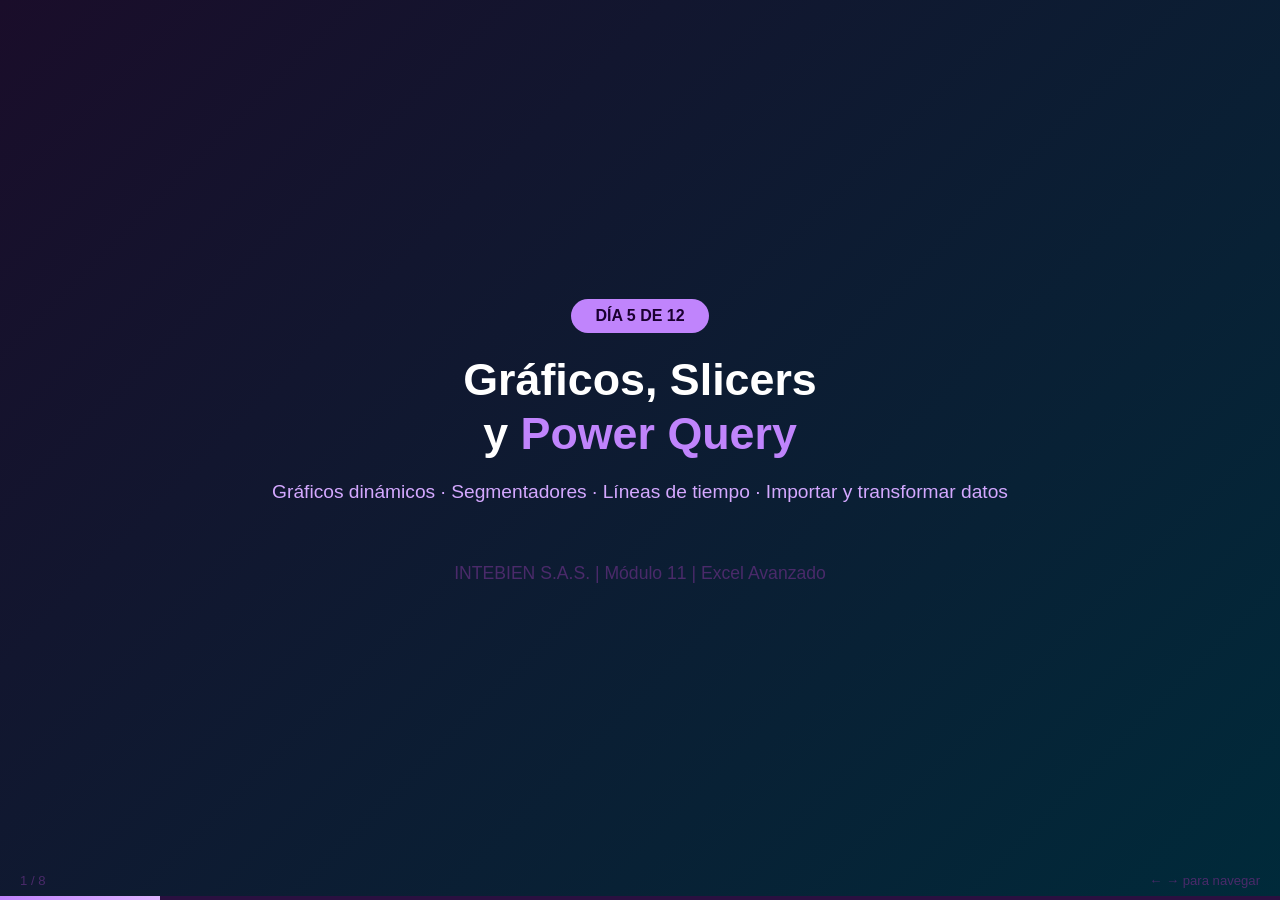
<file: dia05/dia05.html>
<!DOCTYPE html>
<html lang="es">
<head>
<meta charset="UTF-8">
<title>Día 5 — Gráficos Dinámicos, Slicers y Power Query | Módulo 11</title>
<style>
*{margin:0;padding:0;box-sizing:border-box}
body{font-family:'Segoe UI',Arial,sans-serif;background:#0d1b2a;color:#e0e6ed;height:100vh;overflow:hidden}
.slide{display:none;position:absolute;inset:0;padding:55px 75px;flex-direction:column;justify-content:center}
.slide.active{display:flex}
.slide.portada{background:linear-gradient(135deg,#1a0d2a 0%,#002a3a 100%);text-align:center;align-items:center}
.slide.tema{background:#0d1b2a}
.slide.practica{background:#0a0d1f}
.slide.resumen{background:linear-gradient(135deg,#0a0d1f 0%,#0d1b1a 100%)}
h1.titulo{font-size:2.8em;color:#fff;line-height:1.2;margin-bottom:16px}
h1.titulo span{color:#c084fc}
.subtitulo{font-size:1.2em;color:#d4a8ff;margin-bottom:30px}
h2{font-size:1.9em;color:#c084fc;margin-bottom:26px;border-bottom:2px solid #2a1040;padding-bottom:10px}
h3{font-size:1.3em;color:#a860e0;margin-bottom:14px}
p{font-size:1.1em;line-height:1.7;color:#c8d8e8;margin-bottom:12px}
li{font-size:1.05em;line-height:1.8;color:#c8d8e8;margin-left:22px}
ul{margin-bottom:16px}
.dia-badge{background:#c084fc;color:#1a0030;padding:8px 24px;border-radius:24px;font-size:1em;font-weight:700;margin-bottom:20px;display:inline-block}
.cols{display:grid;grid-template-columns:1fr 1fr;gap:36px;margin-top:8px}
.cols3{display:grid;grid-template-columns:1fr 1fr 1fr;gap:26px;margin-top:8px}
.box{background:#1a1030;border-radius:10px;padding:22px;border-left:4px solid #c084fc}
.box.green{border-left-color:#1ab87a;background:#0a2a1a}
.box.blue{border-left-color:#6fa8dc;background:#0a1a2a}
.box.yellow{border-left-color:#f0b429;background:#1a1500}
.box.teal{border-left-color:#00d4aa;background:#001a14}
.box h3{font-size:1.1em;margin-bottom:10px}
.callout{background:#1a0a30;border:1px solid #c084fc;border-radius:9px;padding:18px 22px;margin:16px 0;font-size:1.02em}
.callout.green{background:#0a2a1a;border-color:#1ab87a}
.callout.tip{background:#0a1a2a;border-color:#6fa8dc}
.callout.warn{background:#1a1500;border-color:#f0b429}
.callout strong{color:#c084fc}
.callout.green strong{color:#1ab87a}
.callout.tip strong{color:#6fa8dc}
.callout.warn strong{color:#f0b429}
.check-list li{list-style:none;padding-left:6px;margin-bottom:7px}
.check-list li::before{content:'✓ ';color:#1ab87a;font-weight:700}
.num-list{counter-reset:item}
.num-list li{list-style:none;margin-bottom:10px;display:flex;align-items:flex-start;gap:12px}
.num-list li::before{counter-increment:item;content:counter(item);background:#c084fc;color:#1a0030;min-width:28px;height:28px;border-radius:50%;display:inline-flex;align-items:center;justify-content:center;font-weight:700;font-size:0.88em;flex-shrink:0}
table{width:100%;border-collapse:collapse;margin:14px 0;font-size:0.92em}
th{background:#2a1040;color:#d4a8ff;padding:9px 13px;text-align:left}
td{padding:9px 13px;border-bottom:1px solid #1a1030;color:#c8d8e8}
.col-key{color:#c084fc;font-weight:600}
.code{background:#050a12;border:1px solid #2a1040;border-radius:8px;padding:18px;font-family:'Courier New',monospace;font-size:1em;color:#79c0ff;margin:12px 0;line-height:1.8}
.code .fn{color:#c084fc}
.code .comment{color:#8b949e}
/* Chart mock */
.chart-mock{background:#0a0a20;border:1px solid #2a1040;border-radius:10px;padding:20px;height:160px;display:flex;align-items:flex-end;gap:10px;justify-content:center}
.bar{background:linear-gradient(to top,#c084fc,#e0b4ff);border-radius:4px 4px 0 0;min-width:35px;transition:all 0.3s}
.bar-label{font-size:0.7em;color:#a860e0;text-align:center;margin-top:4px}
.chart-wrap{display:flex;flex-direction:column;align-items:center}
.chart-area{display:flex;gap:14px;align-items:flex-end;height:120px}
/* PQ step */
.pq-step{background:#0a1a2a;border:1px solid #2a3050;border-radius:8px;padding:14px;margin-bottom:10px;display:flex;gap:14px;align-items:flex-start}
.pq-step .icon{font-size:1.5em;flex-shrink:0;margin-top:2px}
.pq-step div h4{color:#6fa8dc;font-size:0.95em;margin-bottom:4px}
.pq-step div p{font-size:0.88em;color:#a0b8c8;margin:0}
.progress{position:fixed;bottom:0;left:0;right:0;height:4px;background:#2a1040}
.progress-bar{height:100%;background:linear-gradient(90deg,#c084fc,#e0b4ff);transition:width 0.3s}
.nav-info{position:fixed;bottom:12px;right:20px;color:#4a2a6a;font-size:0.82em}
.slide-counter{position:fixed;bottom:12px;left:20px;color:#4a2a6a;font-size:0.82em}
</style>
</head>
<body>

<div class="slide portada active">
  <span class="dia-badge">DÍA 5 DE 12</span>
  <h1 class="titulo">Gráficos, Slicers<br>y <span>Power Query</span></h1>
  <p class="subtitulo">Gráficos dinámicos · Segmentadores · Líneas de tiempo · Importar y transformar datos</p>
  <p style="color:#4a2a6a;margin-top:20px">INTEBIEN S.A.S. | Módulo 11 | Excel Avanzado</p>
</div>

<div class="slide tema">
  <h2>Gráficos Dinámicos — Visualizar para Decidir</h2>
  <div class="cols">
    <div>
      <p>Un gráfico dinámico está vinculado a una tabla dinámica. Cuando cambias los filtros de la tabla, el gráfico se actualiza automáticamente.</p>
      <div class="callout"><strong>Cómo crear:</strong> Clic en la tabla dinámica → pestaña "Analizar" → "Gráfico dinámico" → elige el tipo.</div>
      <div class="box" style="margin-top:14px">
        <h3>Tipos de gráfico según el análisis:</h3>
        <table>
          <tr><th>Tipo</th><th>Usar cuando...</th></tr>
          <tr><td style="color:#c084fc">Barras/Columnas</td><td>Comparar categorías (vendedores, ciudades)</td></tr>
          <tr><td style="color:#c084fc">Líneas</td><td>Ver tendencias en el tiempo (ventas por mes)</td></tr>
          <tr><td style="color:#c084fc">Circular (torta)</td><td>Mostrar participaciones porcentuales</td></tr>
          <tr><td style="color:#c084fc">Combo</td><td>Comparar dos métricas con ejes distintos</td></tr>
        </table>
      </div>
    </div>
    <div>
      <h3>Ejemplo visual — Ventas por Ciudad:</h3>
      <div class="chart-wrap">
        <div class="chart-area">
          <div style="display:flex;flex-direction:column;align-items:center">
            <div class="bar" style="height:95px"></div>
            <div class="bar-label">Bquilla<br>$38M</div>
          </div>
          <div style="display:flex;flex-direction:column;align-items:center">
            <div class="bar" style="height:118px;background:linear-gradient(to top,#1ab87a,#60eba0)"></div>
            <div class="bar-label">Bogotá<br>$54M</div>
          </div>
          <div style="display:flex;flex-direction:column;align-items:center">
            <div class="bar" style="height:70px;background:linear-gradient(to top,#f0b429,#ffd870)"></div>
            <div class="bar-label">Medellín<br>$28M</div>
          </div>
        </div>
      </div>
      <div class="callout tip" style="margin-top:14px"><strong>Conexión automática:</strong> Si filtras la tabla dinámica por mes "Enero", el gráfico cambia solo para mostrar solo enero. No hay que hacer nada más.</div>
    </div>
  </div>
</div>

<div class="slide tema">
  <h2>Buenas Prácticas con Gráficos Ejecutivos</h2>
  <div class="cols">
    <div>
      <h3>Principios de visualización:</h3>
      <ul class="check-list">
        <li>Un gráfico = una sola idea. No sobrecargues</li>
        <li>Siempre incluye título descriptivo (¿qué muestra?)</li>
        <li>Etiquetas de datos visibles para valores clave</li>
        <li>Eliminar cuadrículas y bordes innecesarios</li>
        <li>Paleta de colores consistente (2-3 colores max)</li>
        <li>Si el gráfico necesita mucha explicación, es mala</li>
      </ul>
    </div>
    <div>
      <h3>Errores a evitar:</h3>
      <ul>
        <li style="margin-left:22px;color:#e05050;margin-bottom:8px">Gráficos en 3D (distorsionan las proporciones)</li>
        <li style="margin-left:22px;color:#e05050;margin-bottom:8px">Demasiadas categorías en un torta (máximo 5-6)</li>
        <li style="margin-left:22px;color:#e05050;margin-bottom:8px">Colores de semáforo para datos que no tienen buen/malo</li>
        <li style="margin-left:22px;color:#e05050;margin-bottom:8px">Escalas que no empiezan en cero (engañan)</li>
        <li style="margin-left:22px;color:#e05050;margin-bottom:8px">Gráficos sin título ni etiqueta de ejes</li>
      </ul>
      <div class="callout warn" style="margin-top:10px"><strong>Para presentar al gerente:</strong> Gráficos simples, claros, con un color de destaque para el dato más importante. El gerente tiene 30 segundos para entenderlo.</div>
    </div>
  </div>
</div>

<div class="slide tema">
  <h2>Slicers (Segmentadores) y Líneas de Tiempo</h2>
  <div class="cols">
    <div>
      <h3>Slicers — Botones de Filtro Visual</h3>
      <p>Son botones que aparecen en la hoja. Un clic filtra la tabla dinámica y el gráfico dinámico simultáneamente.</p>
      <div class="callout"><strong>Insertar:</strong> Clic en tabla dinámica → "Analizar" → "Insertar segmentación de datos" → seleccionar campos.</div>
      <div class="box" style="margin-top:14px">
        <h3>Conectar a múltiples tablas:</h3>
        <p>Si tienes 3 tablas dinámicas, puedes conectar un slicer a todas. Clic derecho en el slicer → "Conexiones de informe" → selecciona todas las tablas. Un clic = todas se filtran.</p>
      </div>
    </div>
    <div>
      <h3>Líneas de Tiempo — Filtro de Fechas</h3>
      <p>Similar al slicer pero específico para fechas. Permite deslizar para seleccionar rangos de tiempo.</p>
      <div class="callout tip"><strong>Insertar:</strong> "Analizar" → "Insertar línea de tiempo" → selecciona la columna de fecha. Funciona solo si la columna es fecha real (no texto).</div>
      <div class="box" style="margin-top:14px">
        <h3>Niveles disponibles:</h3>
        <ul>
          <li>Días: para análisis diario</li>
          <li>Meses: el más usado en empresas</li>
          <li>Trimestres: para informes trimestrales</li>
          <li>Años: para visión estratégica</li>
        </ul>
      </div>
    </div>
  </div>
</div>

<div class="slide tema">
  <h2>Power Query — ¿Qué es y Para Qué Sirve?</h2>
  <p>Power Query es una herramienta integrada en Excel para <strong style="color:#c084fc">importar, limpiar y transformar datos</strong> desde múltiples fuentes, de forma automática y repetible.</p>
  <div class="cols">
    <div>
      <h3>¿De dónde puede importar datos?</h3>
      <ul class="check-list">
        <li>Otros archivos de Excel</li>
        <li>Archivos CSV o TXT</li>
        <li>Bases de datos (Access, SQL Server)</li>
        <li>Páginas web (tablas HTML)</li>
        <li>Carpetas completas de archivos</li>
        <li>Google Sheets y SharePoint</li>
      </ul>
    </div>
    <div>
      <h3>¿Qué transformaciones puede hacer?</h3>
      <ul class="check-list">
        <li>Quitar columnas innecesarias</li>
        <li>Limpiar espacios y cambiar tipos de datos</li>
        <li>Separar columna por delimitador</li>
        <li>Combinar (unir) múltiples tablas</li>
        <li>Calcular nuevas columnas</li>
        <li>Filtrar filas por condición</li>
      </ul>
      <div class="callout" style="margin-top:10px"><strong>Lo mejor:</strong> Todo esto se graba como pasos. La próxima vez que llegue el archivo actualizado, Power Query aplica los mismos pasos automáticamente en segundos.</div>
    </div>
  </div>
</div>

<div class="slide tema">
  <h2>Power Query — Flujo de Trabajo</h2>
  <div class="pq-step">
    <div class="icon">📂</div>
    <div><h4>1. OBTENER DATOS</h4><p>Datos → Obtener datos → Elige la fuente (Excel, CSV, web). Power Query se abre con los datos crudos.</p></div>
  </div>
  <div class="pq-step">
    <div class="icon">🔧</div>
    <div><h4>2. TRANSFORMAR</h4><p>En el editor de Power Query: quita columnas, cambia tipos, limpia datos, filtra, combina. Cada acción se registra como un "Paso aplicado".</p></div>
  </div>
  <div class="pq-step">
    <div class="icon">✅</div>
    <div><h4>3. CARGAR</h4><p>"Cerrar y cargar" → Los datos transformados aparecen en Excel como una Tabla. Lista para tablas dinámicas.</p></div>
  </div>
  <div class="pq-step">
    <div class="icon">🔄</div>
    <div><h4>4. ACTUALIZAR</h4><p>Cuando llegue el archivo nuevo del mes, clic derecho en la tabla → "Actualizar". Power Query repite todos los pasos automáticamente.</p></div>
  </div>
  <div class="callout green" style="margin-top:10px"><strong>Caso real:</strong> El sistema contable exporta un .CSV cada mes. Antes: 2 horas de limpieza manual. Con Power Query: 10 segundos de actualización.</div>
</div>

<div class="slide practica">
  <h2>Actividad Práctica — 55 min</h2>
  <div class="callout tip"><strong>Proyecto:</strong> Construir el Dashboard de Ventas de ADMIN CARIBE con gráficos dinámicos y slicers.</div>
  <div class="cols">
    <div>
      <h3>Parte 1 — Gráficos (25 min):</h3>
      <ul class="num-list">
        <li>Desde la tabla dinámica del Día 4, crea un gráfico de columnas de ventas por vendedor</li>
        <li>Crea un gráfico de líneas de ventas mensuales (tendencia)</li>
        <li>Crea un gráfico circular de participación por ciudad</li>
        <li>Dale formato profesional: título, colores corporativos, etiquetas</li>
      </ul>
      <h3 style="margin-top:14px">Parte 2 — Slicers (15 min):</h3>
      <ul class="num-list">
        <li>Insertar slicer de Ciudad y uno de Mes</li>
        <li>Conectar ambos slicers a todas las tablas dinámicas</li>
        <li>Verificar que al clicar una ciudad, todos los gráficos cambian</li>
      </ul>
    </div>
    <div>
      <h3>Parte 3 — Power Query (15 min):</h3>
      <ul class="num-list">
        <li>Crear un CSV con datos de ventas "sucios" (encabezados mal, espacios, fechas como texto)</li>
        <li>Importarlo con Power Query</li>
        <li>Limpiar encabezados, cambiar tipos de dato, quitar columna vacía</li>
        <li>Cargar a Excel y verificar que se puede hacer tabla dinámica</li>
      </ul>
      <div class="callout warn" style="margin-top:16px">
        <strong>Evidencia:</strong> Captura de pantalla del dashboard con los 3 gráficos y los slicers. Guardar en el portafolio.
      </div>
    </div>
  </div>
</div>

<div class="slide resumen">
  <h2>Resumen del Día 5</h2>
  <div class="cols">
    <div>
      <h3>Lo que construimos:</h3>
      <ul class="check-list">
        <li>Gráficos dinámicos vinculados a tablas</li>
        <li>Buenas prácticas de visualización ejecutiva</li>
        <li>Slicers para filtrado interactivo</li>
        <li>Líneas de tiempo para análisis por fecha</li>
        <li>Power Query: importar y limpiar datos</li>
        <li>Flujo de actualización automática</li>
      </ul>
    </div>
    <div>
      <h3>Mañana (Día 6):</h3>
      <div class="box">
        <h3>Macros + Dashboard completo</h3>
        <ul>
          <li>Grabar y ejecutar macros básicas</li>
          <li>Principios de diseño de dashboard</li>
          <li>KPIs: ¿qué mostrar al gerente?</li>
          <li>Protección de datos y hojas</li>
          <li>Ensamblaje final del dashboard</li>
        </ul>
      </div>
      <div class="callout" style="margin-top:14px">
        <strong>Para mañana:</strong> Traer el archivo del dashboard de hoy. Lo completaremos con macros y el diseño final.
      </div>
    </div>
  </div>
</div>

<div class="progress"><div class="progress-bar" id="pb"></div></div>
<div class="slide-counter" id="sc">1 / 8</div>
<div class="nav-info">← → para navegar</div>
<script>
const slides=document.querySelectorAll('.slide');const total=slides.length;let cur=0;
function show(n){slides[cur].classList.remove('active');cur=(n+total)%total;slides[cur].classList.add('active');document.getElementById('pb').style.width=((cur+1)/total*100)+'%';document.getElementById('sc').textContent=(cur+1)+' / '+total;}
document.addEventListener('keydown',e=>{if(e.key==='ArrowRight'||e.key===' '||e.key==='PageDown')show(cur+1);if(e.key==='ArrowLeft'||e.key==='PageUp')show(cur-1);if(e.key==='Home')show(0);if(e.key==='End')show(total-1);});
document.addEventListener('click',e=>{if(e.clientX>window.innerWidth/2)show(cur+1);else show(cur-1);});show(0);
</script>
</body>
</html>
</file>
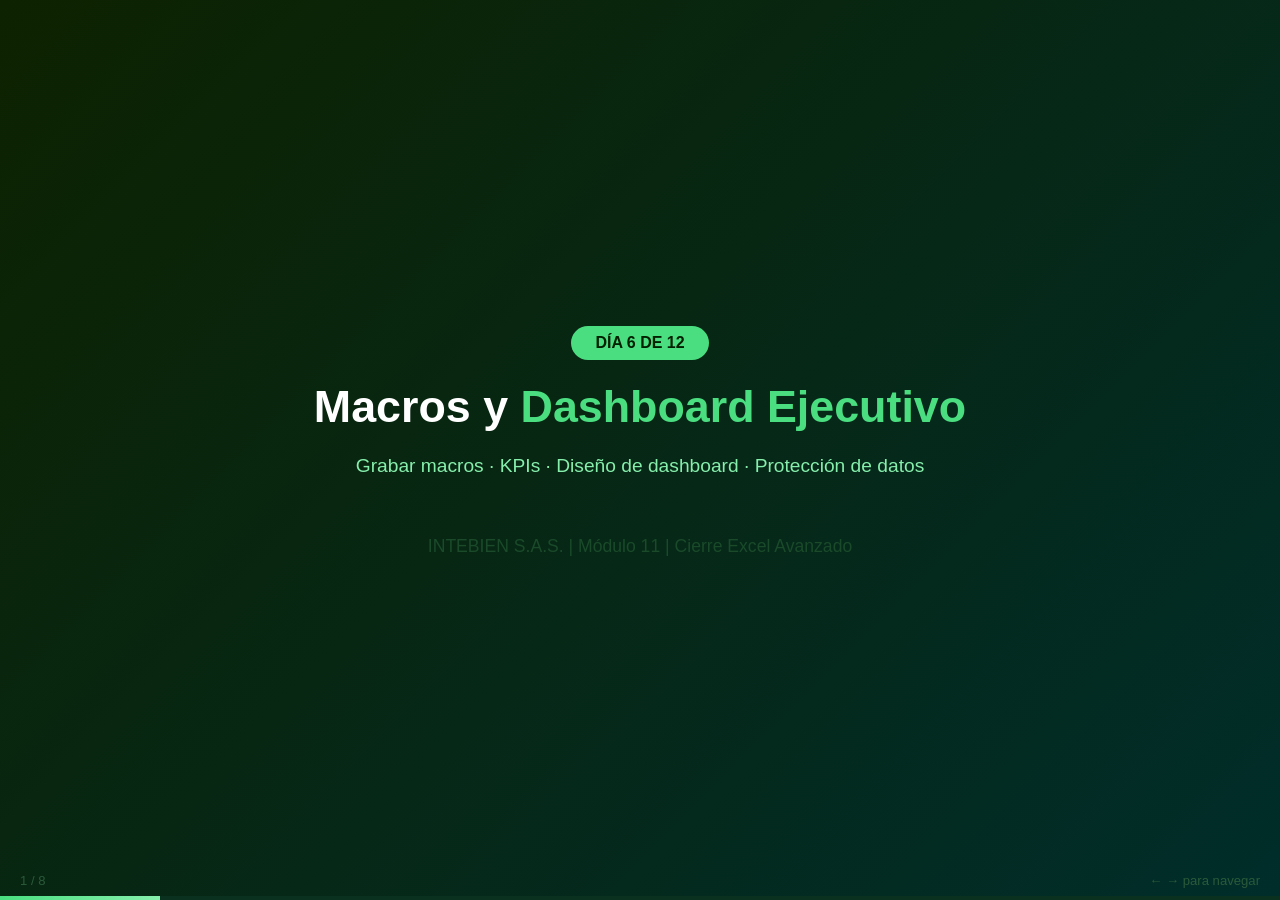
<file: dia06/dia06.html>
<!DOCTYPE html>
<html lang="es">
<head>
<meta charset="UTF-8">
<title>Día 6 — Macros y Dashboard Ejecutivo | Módulo 11</title>
<style>
*{margin:0;padding:0;box-sizing:border-box}
body{font-family:'Segoe UI',Arial,sans-serif;background:#0d1b2a;color:#e0e6ed;height:100vh;overflow:hidden}
.slide{display:none;position:absolute;inset:0;padding:55px 75px;flex-direction:column;justify-content:center}
.slide.active{display:flex}
.slide.portada{background:linear-gradient(135deg,#0d2200 0%,#002d2a 100%);text-align:center;align-items:center}
.slide.tema{background:#0d1b2a}
.slide.practica{background:#030d08}
.slide.resumen{background:linear-gradient(135deg,#030d08 0%,#0d1b2a 100%)}
h1.titulo{font-size:2.8em;color:#fff;margin-bottom:16px;line-height:1.2}
h1.titulo span{color:#4ade80}
.subtitulo{font-size:1.2em;color:#86efac;margin-bottom:30px}
h2{font-size:1.9em;color:#4ade80;margin-bottom:26px;border-bottom:2px solid #0a3020;padding-bottom:10px}
h3{font-size:1.3em;color:#86efac;margin-bottom:14px}
p{font-size:1.1em;line-height:1.7;color:#c8d8e8;margin-bottom:12px}
li{font-size:1.05em;line-height:1.8;color:#c8d8e8;margin-left:22px}
ul{margin-bottom:16px}
.dia-badge{background:#4ade80;color:#002000;padding:8px 24px;border-radius:24px;font-size:1em;font-weight:700;margin-bottom:20px;display:inline-block}
.cols{display:grid;grid-template-columns:1fr 1fr;gap:36px;margin-top:8px}
.cols3{display:grid;grid-template-columns:1fr 1fr 1fr;gap:26px;margin-top:8px}
.box{background:#0a1a10;border-radius:10px;padding:22px;border-left:4px solid #4ade80}
.box.blue{border-left-color:#6fa8dc;background:#0a1a2a}
.box.yellow{border-left-color:#f0b429;background:#1a1500}
.box.red{border-left-color:#e05050;background:#2a1010}
.box.purple{border-left-color:#c084fc;background:#1a0a30}
.box h3{font-size:1.1em;margin-bottom:10px}
.callout{background:#0a1a10;border:1px solid #4ade80;border-radius:9px;padding:18px 22px;margin:16px 0;font-size:1.02em}
.callout.warn{background:#1a1500;border-color:#f0b429}
.callout.tip{background:#0a1a2a;border-color:#6fa8dc}
.callout.red{background:#2a1010;border-color:#e05050}
.callout strong{color:#4ade80}
.callout.warn strong{color:#f0b429}
.callout.tip strong{color:#6fa8dc}
.callout.red strong{color:#e05050}
.check-list li{list-style:none;padding-left:6px;margin-bottom:7px}
.check-list li::before{content:'✓ ';color:#4ade80;font-weight:700}
.x-list li{list-style:none;padding-left:6px;margin-bottom:7px}
.x-list li::before{content:'✗ ';color:#e05050;font-weight:700}
.num-list{counter-reset:item}
.num-list li{list-style:none;margin-bottom:10px;display:flex;align-items:flex-start;gap:12px}
.num-list li::before{counter-increment:item;content:counter(item);background:#4ade80;color:#002000;min-width:28px;height:28px;border-radius:50%;display:inline-flex;align-items:center;justify-content:center;font-weight:700;font-size:0.88em;flex-shrink:0}
.code{background:#020a05;border:1px solid #0a3020;border-radius:8px;padding:18px;font-family:'Courier New',monospace;font-size:0.95em;color:#79c0ff;margin:12px 0;line-height:1.8}
.code .fn{color:#4ade80}
.code .kw{color:#ff7b72}
.code .comment{color:#8b949e}
.code .str{color:#a5d6ff}
/* KPI cards */
.kpi-grid{display:grid;grid-template-columns:repeat(4,1fr);gap:16px;margin:20px 0}
.kpi-card{background:#0a1a10;border:1px solid #0a3020;border-radius:10px;padding:20px;text-align:center;border-top:3px solid #4ade80}
.kpi-card .value{font-size:1.8em;color:#4ade80;font-weight:700}
.kpi-card .label{font-size:0.82em;color:#60a070;margin-top:4px}
.kpi-card.blue{border-top-color:#6fa8dc}
.kpi-card.blue .value{color:#6fa8dc}
.kpi-card.yellow{border-top-color:#f0b429}
.kpi-card.yellow .value{color:#f0b429}
.kpi-card.red{border-top-color:#e05050}
.kpi-card.red .value{color:#e05050}
/* Dashboard mockup */
.dash-mock{background:#020a05;border:1px solid #0a3020;border-radius:10px;padding:16px}
.dash-header{background:#0a3020;padding:10px 14px;border-radius:6px;margin-bottom:12px;display:flex;justify-content:space-between;align-items:center}
.dash-header span{color:#86efac;font-weight:700}
.dash-header small{color:#4ade80;font-size:0.8em}
.dash-body{display:grid;grid-template-columns:2fr 1fr;gap:10px}
.dash-chart{background:#030f07;border:1px solid #0a3020;border-radius:6px;height:80px;display:flex;align-items:flex-end;padding:10px;gap:8px}
.dash-bar{background:#4ade80;border-radius:2px 2px 0 0;min-width:20px}
.dash-table{background:#030f07;border:1px solid #0a3020;border-radius:6px;padding:8px;font-size:0.75em}
.dash-table table{font-size:0.85em}
.dash-table th{background:#0a3020;padding:4px 8px}
.dash-table td{padding:4px 8px}
table{width:100%;border-collapse:collapse;margin:14px 0;font-size:0.92em}
th{background:#0a3020;color:#86efac;padding:9px 13px;text-align:left}
td{padding:9px 13px;border-bottom:1px solid #0a1a10;color:#c8d8e8}
.progress{position:fixed;bottom:0;left:0;right:0;height:4px;background:#0a3020}
.progress-bar{height:100%;background:linear-gradient(90deg,#4ade80,#86efac);transition:width 0.3s}
.nav-info{position:fixed;bottom:12px;right:20px;color:#2a5a3a;font-size:0.82em}
.slide-counter{position:fixed;bottom:12px;left:20px;color:#2a5a3a;font-size:0.82em}
</style>
</head>
<body>

<div class="slide portada active">
  <span class="dia-badge">DÍA 6 DE 12</span>
  <h1 class="titulo">Macros y <span>Dashboard Ejecutivo</span></h1>
  <p class="subtitulo">Grabar macros · KPIs · Diseño de dashboard · Protección de datos</p>
  <p style="color:#1a4a2a;margin-top:20px">INTEBIEN S.A.S. | Módulo 11 | Cierre Excel Avanzado</p>
</div>

<div class="slide tema">
  <h2>¿Qué es una Macro?</h2>
  <div class="cols">
    <div>
      <p>Una macro es una <strong style="color:#4ade80">secuencia de acciones grabadas</strong> que Excel puede repetir automáticamente con un solo clic o atajo de teclado.</p>
      <div class="callout">
        <strong>Analogía:</strong> Como grabar un video de lo que haces en Excel. Cuando lo reproduces, Excel hace exactamente lo mismo en segundos.
      </div>
      <div class="box" style="margin-top:14px">
        <h3>¿Para qué se usan en empresas?</h3>
        <ul>
          <li>Dar formato a reportes mensuales automáticamente</li>
          <li>Limpiar datos importados del sistema</li>
          <li>Generar un reporte en PDF con un botón</li>
          <li>Enviar correos desde Excel (Outlook)</li>
          <li>Actualizar y imprimir múltiples hojas</li>
        </ul>
      </div>
    </div>
    <div>
      <h3>Tipos de macros que aprenderemos:</h3>
      <div class="box blue" style="margin-bottom:14px">
        <h3>Macros Grabadas</h3>
        <p>Graba tus acciones en Excel. No requiere programar. Para tareas repetitivas simples.</p>
      </div>
      <div class="box purple" style="margin-bottom:14px">
        <h3>Macros con VBA básico</h3>
        <p>Un poco de código para hacer la macro más inteligente. Veremos lo esencial para el auxiliar.</p>
      </div>
      <div class="callout warn">
        <strong>Prerrequisito:</strong> Activa la pestaña "Desarrollador" en Excel: Archivo → Opciones → Personalizar cinta → Activar "Desarrollador".
      </div>
    </div>
  </div>
</div>

<div class="slide tema">
  <h2>Grabar una Macro — Paso a Paso</h2>
  <div class="cols">
    <div>
      <div class="num-list">
        <ul>
          <li>Pestaña "Desarrollador" → "Grabar macro"</li>
          <li>Asigna nombre (sin espacios: "FormatoReporte"), atajo (Ctrl+Shift+R) y descripción</li>
          <li>Elige "Este libro" como ubicación</li>
          <li>Clic en Aceptar — ¡ya está grabando!</li>
          <li>Ejecuta las acciones que quieres automatizar</li>
          <li>"Detener grabación" cuando termines</li>
          <li>Prueba: presiona Ctrl+Shift+R → las acciones se repiten</li>
        </ul>
      </div>
    </div>
    <div>
      <h3>Ejemplo — Macro "FormatoReporte":</h3>
      <p>Acciones grabadas:</p>
      <div class="code">
        <span class="comment">' Lo que hace la macro automáticamente:</span><br>
        <span class="fn">Sub</span> FormatoReporte()<br>
        &nbsp;&nbsp;<span class="comment">' Pone negrita a la fila 1</span><br>
        &nbsp;&nbsp;Rows(<span class="str">"1:1"</span>).Font.Bold = <span class="kw">True</span><br>
        &nbsp;&nbsp;<span class="comment">' Fondo azul marino en encabezados</span><br>
        &nbsp;&nbsp;Rows(<span class="str">"1:1"</span>).Interior.Color = <span class="str">RGB(0,70,127)</span><br>
        &nbsp;&nbsp;<span class="comment">' Autoajusta columnas</span><br>
        &nbsp;&nbsp;Cells.EntireColumn.AutoFit<br>
        <span class="fn">End Sub</span>
      </div>
      <div class="callout" style="margin-top:10px"><strong>Guardar como:</strong> Archivo con macros debe guardarse en formato .xlsm (no .xlsx). Excel te preguntará automáticamente.</div>
    </div>
  </div>
</div>

<div class="slide tema">
  <h2>VBA Básico — Solo lo Esencial</h2>
  <p>No necesitas ser programador. Con estos 5 conceptos básicos puedes hacer macros útiles para el trabajo administrativo.</p>
  <div class="cols">
    <div>
      <div class="code">
        <span class="comment">' Estructura de una macro</span><br>
        <span class="fn">Sub</span> NombreMacro()<br>
        &nbsp;&nbsp;<span class="comment">' Aquí van las instrucciones</span><br>
        <span class="fn">End Sub</span><br><br>
        <span class="comment">' Seleccionar una celda</span><br>
        Range(<span class="str">"A1"</span>).Select<br><br>
        <span class="comment">' Escribir un valor</span><br>
        Range(<span class="str">"A1"</span>).Value = <span class="str">"Total:"</span><br><br>
        <span class="comment">' Hacer negrita</span><br>
        Range(<span class="str">"A1"</span>).Font.Bold = <span class="kw">True</span><br><br>
        <span class="comment">' Mostrar mensaje</span><br>
        MsgBox <span class="str">"¡Reporte generado!"</span>
      </div>
    </div>
    <div>
      <div class="code">
        <span class="comment">' Bucle — repetir acción</span><br>
        <span class="fn">Dim</span> i <span class="fn">As Integer</span><br>
        <span class="fn">For</span> i = 1 <span class="fn">To</span> 10<br>
        &nbsp;&nbsp;Cells(i, 1).Value = i * 100<br>
        <span class="fn">Next</span> i<br><br>
        <span class="comment">' Condición — si/entonces</span><br>
        <span class="fn">If</span> Range(<span class="str">"B2"</span>).Value > 1000000 <span class="fn">Then</span><br>
        &nbsp;&nbsp;Range(<span class="str">"B2"</span>).Interior.Color = <span class="str">RGB(0,200,0)</span><br>
        <span class="fn">Else</span><br>
        &nbsp;&nbsp;Range(<span class="str">"B2"</span>).Interior.Color = <span class="str">RGB(200,0,0)</span><br>
        <span class="fn">End If</span>
      </div>
      <div class="callout tip" style="margin-top:10px"><strong>Editar macros:</strong> Desarrollador → Visual Basic → busca el módulo con tu macro. El editor resalta el código por colores.</div>
    </div>
  </div>
</div>

<div class="slide tema">
  <h2>Dashboard Ejecutivo — ¿Qué es un KPI?</h2>
  <p>KPI = Key Performance Indicator (Indicador Clave de Rendimiento). Son las métricas más importantes para tomar decisiones.</p>
  <div class="kpi-grid">
    <div class="kpi-card">
      <div class="value">$120M</div>
      <div class="label">Ventas Totales<br>Trimestre</div>
    </div>
    <div class="kpi-card blue">
      <div class="value">847</div>
      <div class="label">Pedidos<br>Procesados</div>
    </div>
    <div class="kpi-card yellow">
      <div class="value">$141.7K</div>
      <div class="label">Ticket<br>Promedio</div>
    </div>
    <div class="kpi-card red">
      <div class="value">3.2%</div>
      <div class="label">Cartera<br>Vencida</div>
    </div>
  </div>
  <div class="cols">
    <div>
      <h3>KPIs para un auxiliar administrativo:</h3>
      <ul class="check-list">
        <li>Total de ingresos / ventas del período</li>
        <li>Número de clientes activos vs inactivos</li>
        <li>Días promedio de cartera (cobro)</li>
        <li>Porcentaje de pedidos entregados a tiempo</li>
        <li>Costo operativo como % de ventas</li>
      </ul>
    </div>
    <div>
      <h3>Principios de un buen dashboard:</h3>
      <ul class="check-list">
        <li>Máximo 5-7 KPIs en la pantalla principal</li>
        <li>El dato más importante: más grande y prominente</li>
        <li>Colores con semántica: verde=bien, rojo=alerta</li>
        <li>Todo debe verse sin scroll</li>
        <li>Actualizable con un clic</li>
      </ul>
    </div>
  </div>
</div>

<div class="slide tema">
  <h2>Protección de Datos y Hojas</h2>
  <div class="cols">
    <div>
      <h3>Proteger una hoja:</h3>
      <ul class="num-list">
        <li>Pestaña "Revisar" → "Proteger hoja"</li>
        <li>Establece una contraseña</li>
        <li>Define qué pueden hacer los usuarios (solo seleccionar, no editar)</li>
        <li>Aceptar. La hoja queda bloqueada.</li>
      </ul>
      <div class="callout warn" style="margin-top:14px">
        <strong>Ley 1581 de 2012:</strong> Los datos personales (nombres, cédulas, salarios) en archivos de Excel compartidos deben protegerse. No envíes archivos con datos de empleados sin contraseña.
      </div>
    </div>
    <div>
      <h3>Tipos de protección en Excel:</h3>
      <table>
        <tr><th>Nivel</th><th>Cómo</th><th>Qué protege</th></tr>
        <tr><td>Celda</td><td>Formato → Proteger celda (bloqueada)</td><td>Fórmulas individuales</td></tr>
        <tr><td>Hoja</td><td>Revisar → Proteger hoja</td><td>Toda la hoja</td></tr>
        <tr><td>Libro</td><td>Revisar → Proteger libro</td><td>Estructura de hojas</td></tr>
        <tr><td>Archivo</td><td>Archivo → Info → Cifrar con contraseña</td><td>Todo el archivo</td></tr>
      </table>
      <div class="callout tip" style="margin-top:10px"><strong>Buena práctica:</strong> En dashboards, protege las hojas de datos y fórmulas. Deja visible y sin protección solo la hoja del dashboard. El usuario ve los resultados, no puede romper las fórmulas.</div>
    </div>
  </div>
</div>

<div class="slide practica">
  <h2>Actividad Final — Dashboard Completo 70 min</h2>
  <div class="callout tip"><strong>Entregable final del módulo Excel:</strong> Dashboard ejecutivo de ADMIN CARIBE S.A.S. — la evidencia principal del portafolio.</div>
  <div class="cols">
    <div>
      <h3>Estructura del archivo:</h3>
      <ul class="num-list">
        <li><strong>Hoja "Datos":</strong> Base de ventas con 50+ registros (protegida)</li>
        <li><strong>Hoja "Tablas":</strong> 3 tablas dinámicas (protegida)</li>
        <li><strong>Hoja "Dashboard":</strong> Los 4 KPIs + 3 gráficos + 2 slicers (visible, sin edición)</li>
        <li><strong>Macro "ActualizarTodo":</strong> Actualiza todas las tablas con un botón</li>
      </ul>
    </div>
    <div>
      <h3>Criterios de evaluación:</h3>
      <ul class="check-list">
        <li>Los 4 KPIs están correctamente calculados</li>
        <li>Los gráficos tienen título y formato profesional</li>
        <li>Los slicers filtran todos los gráficos simultáneamente</li>
        <li>La macro "ActualizarTodo" funciona</li>
        <li>La hoja "Datos" está protegida con contraseña</li>
        <li>El dashboard cabe en una sola pantalla</li>
      </ul>
      <div class="callout" style="margin-top:10px">
        <strong>Nombre del archivo:</strong> Dashboard_AdminCaribe_TuNombre.xlsm — Este archivo va al portafolio y representa el 20% de la nota del módulo.
      </div>
    </div>
  </div>
</div>

<div class="slide resumen">
  <h2>Cierre del Bloque Excel — Días 1 al 6</h2>
  <div class="cols">
    <div>
      <h3>Todo lo que dominamos:</h3>
      <ul class="check-list">
        <li>BUSCARV, BUSCARH, INDICE+COINCIDIR</li>
        <li>SUMAR.SI, CONTAR.SI, PROMEDIO.SI y .CONJUNTO</li>
        <li>Funciones financieras: PAGO, VA, VF, TASA, NPER</li>
        <li>Funciones de texto y fórmulas matriciales</li>
        <li>Tablas dinámicas: creación y configuración</li>
        <li>Gráficos dinámicos, slicers, líneas de tiempo</li>
        <li>Power Query básico</li>
        <li>Macros: grabar y VBA básico</li>
        <li>Diseño de dashboard con KPIs</li>
        <li>Protección de datos</li>
      </ul>
    </div>
    <div>
      <h3>Próxima unidad — Días 7 y 8:</h3>
      <div class="box">
        <h3>PowerPoint y Presentaciones Ejecutivas</h3>
        <ul>
          <li>Diseño ejecutivo profesional</li>
          <li>Branding corporativo y temas</li>
          <li>Comunicación visual: Gestalt, colores, tipografía</li>
          <li>Canva y herramientas alternativas</li>
          <li>IA para crear presentaciones</li>
        </ul>
      </div>
      <div class="callout warn" style="margin-top:14px"><strong>Recordatorio:</strong> Entrega el Dashboard para la próxima clase. Será revisado en el Día 12 junto con el portafolio completo.</div>
    </div>
  </div>
</div>

<div class="progress"><div class="progress-bar" id="pb"></div></div>
<div class="slide-counter" id="sc">1 / 9</div>
<div class="nav-info">← → para navegar</div>
<script>
const slides=document.querySelectorAll('.slide');const total=slides.length;let cur=0;
function show(n){slides[cur].classList.remove('active');cur=(n+total)%total;slides[cur].classList.add('active');document.getElementById('pb').style.width=((cur+1)/total*100)+'%';document.getElementById('sc').textContent=(cur+1)+' / '+total;}
document.addEventListener('keydown',e=>{if(e.key==='ArrowRight'||e.key===' '||e.key==='PageDown')show(cur+1);if(e.key==='ArrowLeft'||e.key==='PageUp')show(cur-1);if(e.key==='Home')show(0);if(e.key==='End')show(total-1);});
document.addEventListener('click',e=>{if(e.clientX>window.innerWidth/2)show(cur+1);else show(cur-1);});show(0);
</script>
</body>
</html>
</file>
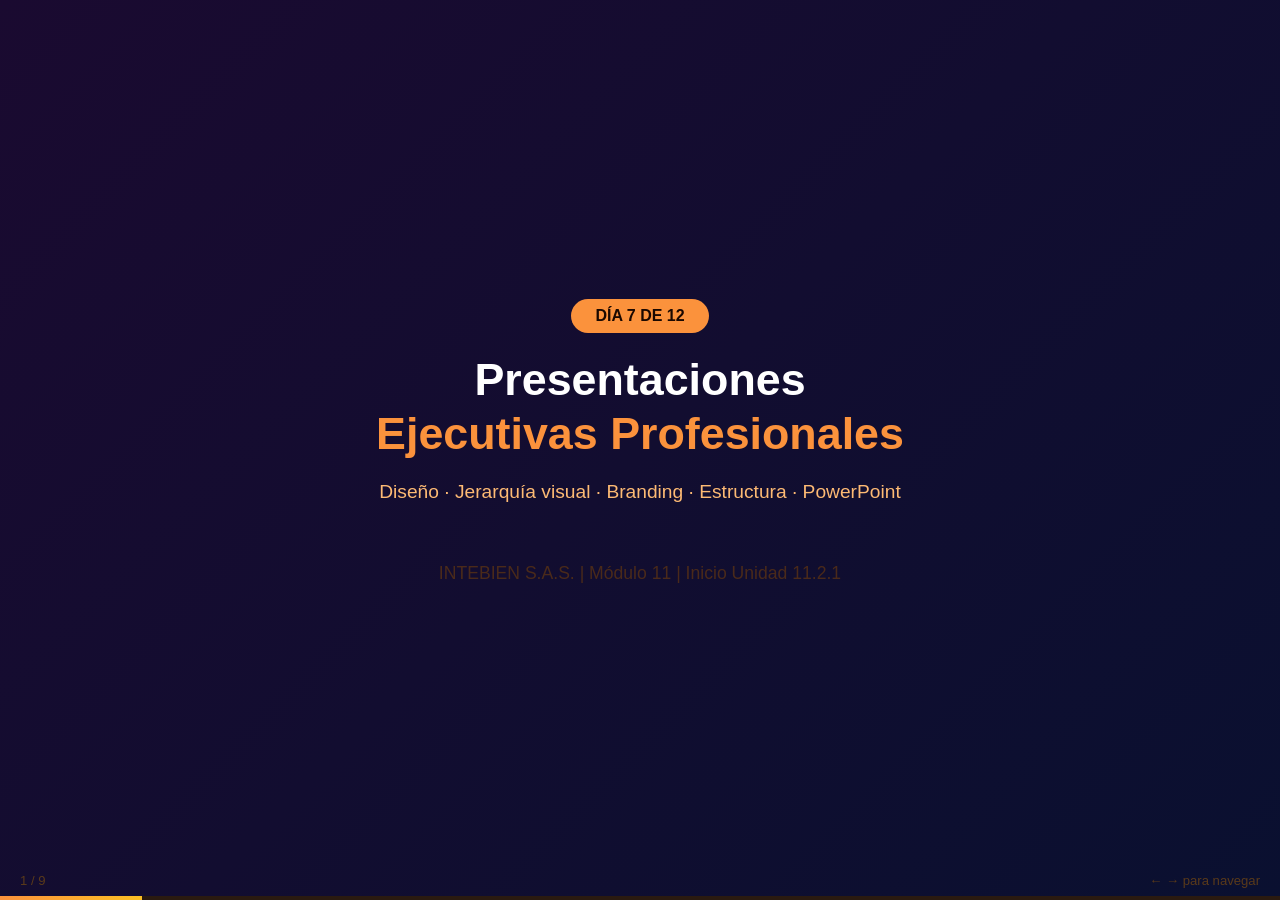
<file: dia07/dia07.html>
<!DOCTYPE html>
<html lang="es">
<head>
<meta charset="UTF-8">
<title>Día 7 — PowerPoint Ejecutivo | Módulo 11</title>
<style>
*{margin:0;padding:0;box-sizing:border-box}
body{font-family:'Segoe UI',Arial,sans-serif;background:#0d1b2a;color:#e0e6ed;height:100vh;overflow:hidden}
.slide{display:none;position:absolute;inset:0;padding:55px 75px;flex-direction:column;justify-content:center}
.slide.active{display:flex}
.slide.portada{background:linear-gradient(135deg,#1a0a30 0%,#0a1030 100%);text-align:center;align-items:center}
.slide.tema{background:#0d1b2a}
.slide.practica{background:#0a1025}
.slide.resumen{background:linear-gradient(135deg,#0a1025 0%,#1a0a30 100%)}
h1.titulo{font-size:2.8em;color:#fff;margin-bottom:16px;line-height:1.2}
h1.titulo span{color:#fb923c}
.subtitulo{font-size:1.2em;color:#fdba74;margin-bottom:30px}
h2{font-size:1.9em;color:#fb923c;margin-bottom:26px;border-bottom:2px solid #2a1a10;padding-bottom:10px}
h3{font-size:1.3em;color:#fdba74;margin-bottom:14px}
p{font-size:1.1em;line-height:1.7;color:#c8d8e8;margin-bottom:12px}
li{font-size:1.05em;line-height:1.8;color:#c8d8e8;margin-left:22px}
ul{margin-bottom:16px}
.dia-badge{background:#fb923c;color:#1a0800;padding:8px 24px;border-radius:24px;font-size:1em;font-weight:700;margin-bottom:20px;display:inline-block}
.cols{display:grid;grid-template-columns:1fr 1fr;gap:36px;margin-top:8px}
.cols3{display:grid;grid-template-columns:1fr 1fr 1fr;gap:26px;margin-top:8px}
.box{background:#1a1020;border-radius:10px;padding:22px;border-left:4px solid #fb923c}
.box.green{border-left-color:#1ab87a;background:#0a2a1a}
.box.blue{border-left-color:#6fa8dc;background:#0a1a2a}
.box.red{border-left-color:#e05050;background:#2a1010}
.box h3{font-size:1.1em;margin-bottom:10px}
.callout{background:#1a0a10;border:1px solid #fb923c;border-radius:9px;padding:18px 22px;margin:16px 0;font-size:1.02em}
.callout.green{background:#0a2a1a;border-color:#1ab87a}
.callout.tip{background:#0a1a2a;border-color:#6fa8dc}
.callout.warn{background:#1a1a0a;border-color:#f0b429}
.callout strong{color:#fb923c}
.callout.green strong{color:#1ab87a}
.callout.tip strong{color:#6fa8dc}
.callout.warn strong{color:#f0b429}
.check-list li{list-style:none;padding-left:6px;margin-bottom:7px}
.check-list li::before{content:'✓ ';color:#1ab87a;font-weight:700}
.x-list li{list-style:none;padding-left:6px;margin-bottom:7px}
.x-list li::before{content:'✗ ';color:#e05050;font-weight:700}
.num-list{counter-reset:item}
.num-list li{list-style:none;margin-bottom:10px;display:flex;align-items:flex-start;gap:12px}
.num-list li::before{counter-increment:item;content:counter(item);background:#fb923c;color:#1a0800;min-width:28px;height:28px;border-radius:50%;display:inline-flex;align-items:center;justify-content:center;font-weight:700;font-size:0.88em;flex-shrink:0}
/* Slide mockups */
.slide-mock{background:#f0f0f8;border-radius:8px;padding:16px;color:#1a1a2a;aspect-ratio:16/9;display:flex;flex-direction:column;justify-content:center;max-height:140px}
.slide-mock.dark{background:#1a2040}
.slide-mock h4{font-size:0.9em;color:#1a1a2a;font-weight:700}
.slide-mock.dark h4{color:#fff}
.slide-mock p{font-size:0.75em;color:#4a4a5a;margin:0;line-height:1.4}
.slide-mock.dark p{color:#a0b0c0}
.slide-mock .title-line{width:60%;height:4px;background:#fb923c;margin-bottom:8px;border-radius:2px}
.slide-mock .bullet{width:80%;height:2px;background:#ccc;margin:4px 0;border-radius:1px}
.slide-mock .bullet.short{width:60%}
.slide-mock .img-placeholder{background:#dde;border-radius:4px;height:50px;display:flex;align-items:center;justify-content:center;color:#99a;font-size:0.7em}
/* Color swatches */
.swatch-row{display:flex;gap:10px;margin:10px 0}
.swatch{width:50px;height:50px;border-radius:8px;display:flex;align-items:flex-end;padding:4px;font-size:0.65em;color:#fff;font-weight:700}
/* Hierarchy demo */
.hier{padding:16px;background:#1a1020;border-radius:8px}
.hier .h1{font-size:1.3em;color:#fff;font-weight:700;margin-bottom:6px}
.hier .h2{font-size:1em;color:#fdba74;font-weight:600;margin-left:20px;margin-bottom:4px}
.hier .h3{font-size:0.85em;color:#a0a8c0;margin-left:40px;margin-bottom:3px}
.hier .body{font-size:0.8em;color:#708090;margin-left:60px}
/* Rule of thirds */
.thirds-grid{display:grid;grid-template-columns:1fr 1fr 1fr;grid-template-rows:1fr 1fr 1fr;gap:2px;background:#2a1a10;border-radius:6px;height:120px;padding:2px}
.thirds-cell{background:#1a1020;border-radius:4px}
.thirds-cell.highlight{background:#3a2020;border:1px solid #fb923c}
table{width:100%;border-collapse:collapse;margin:14px 0;font-size:0.92em}
th{background:#2a1a10;color:#fdba74;padding:9px 13px;text-align:left}
td{padding:9px 13px;border-bottom:1px solid #1a1020;color:#c8d8e8}
.progress{position:fixed;bottom:0;left:0;right:0;height:4px;background:#2a1a10}
.progress-bar{height:100%;background:linear-gradient(90deg,#fb923c,#fbbf24);transition:width 0.3s}
.nav-info{position:fixed;bottom:12px;right:20px;color:#5a3a1a;font-size:0.82em}
.slide-counter{position:fixed;bottom:12px;left:20px;color:#5a3a1a;font-size:0.82em}
</style>
</head>
<body>

<div class="slide portada active">
  <span class="dia-badge">DÍA 7 DE 12</span>
  <h1 class="titulo">Presentaciones<br><span>Ejecutivas Profesionales</span></h1>
  <p class="subtitulo">Diseño · Jerarquía visual · Branding · Estructura · PowerPoint</p>
  <p style="color:#4a2a1a;margin-top:20px">INTEBIEN S.A.S. | Módulo 11 | Inicio Unidad 11.2.1</p>
</div>

<div class="slide tema">
  <h2>¿Por qué importa saber presentar?</h2>
  <div class="cols">
    <div>
      <p>En el mundo laboral, no basta con tener buena información — debes saber <strong style="color:#fb923c">comunicarla visualmente</strong> para que quien decide pueda actuar.</p>
      <div class="callout">
        <strong>Realidad empresarial:</strong> Un gerente toma decisiones en promedio viendo una diapositiva por 2-3 minutos. Si no entiende el mensaje en ese tiempo, pasa de largo.
      </div>
      <div class="callout warn" style="margin-top:14px">
        <strong>El error más común del auxiliar:</strong> Poner TODO el texto del informe escrito en las diapositivas. Las diapositivas son SOPORTE VISUAL, no el informe completo.
      </div>
    </div>
    <div>
      <h3>Contexto laboral colombiano:</h3>
      <ul class="check-list">
        <li>Empresas de Barranquilla usan PowerPoint para reuniones con clientes y directivos</li>
        <li>Las licitaciones del sector público exigen presentaciones formales</li>
        <li>Informes de gestión trimestral se presentan con slides</li>
        <li>La digitalización exige presentar datos con gráficos, no tablas de texto</li>
      </ul>
      <div class="callout tip" style="margin-top:14px">
        <strong>Empleabilidad:</strong> Saber hacer una presentación ejecutiva limpia te diferencia del 70% de candidatos que solo saben "abrir PowerPoint".
      </div>
    </div>
  </div>
</div>

<div class="slide tema">
  <h2>Estructura de una Presentación Ejecutiva</h2>
  <div class="cols">
    <div>
      <h3>La estructura SCQA:</h3>
      <div class="num-list">
        <ul>
          <li><strong>Situación</strong> — Contexto actual. ¿Dónde estamos? (1-2 slides)</li>
          <li><strong>Complicación</strong> — El problema o desafío. ¿Por qué cambia algo? (1-2 slides)</li>
          <li><strong>Pregunta</strong> — ¿Qué necesitamos resolver? La pregunta que guía la presentación (1 slide)</li>
          <li><strong>Respuesta / Análisis</strong> — Datos, hallazgos, propuestas (el cuerpo)</li>
          <li><strong>Conclusión</strong> — Qué hacer, próximos pasos (1-2 slides)</li>
        </ul>
      </div>
    </div>
    <div>
      <h3>Número de slides:</h3>
      <table>
        <tr><th>Duración</th><th>Slides recomendados</th></tr>
        <tr><td>5 minutos</td><td>3-5 slides</td></tr>
        <tr><td>10 minutos</td><td>7-10 slides</td></tr>
        <tr><td>20 minutos</td><td>12-15 slides</td></tr>
        <tr><td>30+ minutos</td><td>15-20 slides máximo</td></tr>
      </table>
      <div class="callout warn" style="margin-top:12px"><strong>Regla de oro:</strong> Si tienes más slides que minutos, hay demasiado. Cada slide debe tener un mensaje claro. Si no puedes describir el mensaje en una frase, está sobrecargada.</div>
    </div>
  </div>
</div>

<div class="slide tema">
  <h2>Jerarquía Visual — El Orden que Guía los Ojos</h2>
  <div class="cols">
    <div>
      <h3>La jerarquía visual dirige la atención:</h3>
      <div class="hier">
        <div class="h1">Título del slide — Lo primero que se lee</div>
        <div class="h2">Subtítulo o dato principal — Lo segundo</div>
        <div class="h3">Punto de apoyo — Lo tercero</div>
        <div class="body">Texto de detalle — Opcional, solo si es necesario</div>
      </div>
      <br>
      <div class="callout">
        <strong>Los 3 tamaños de texto en una slide:</strong> El título (grande, impactante), el dato clave (mediano, destaca), el cuerpo (pequeño, apoya). Nunca más de 3 niveles.
      </div>
    </div>
    <div>
      <h3>Contraste y peso visual:</h3>
      <ul class="check-list">
        <li>Usa negrita con moderación — solo para el dato crítico</li>
        <li>Color diferente solo para 1-2 elementos por slide</li>
        <li>Espacio en blanco = respirar. No llenes todo</li>
        <li>Alinea los elementos: izquierda o centrado, nunca mezclado</li>
        <li>Una imagen vale más que 5 bullets</li>
      </ul>
      <div class="callout warn" style="margin-top:14px">
        <strong>Regla 6x6:</strong> Máximo 6 líneas por slide, máximo 6 palabras por línea. Si necesitas más texto, es material de soporte (documento Word), no una diapositiva.</div>
      </div>
  </div>
</div>

<div class="slide tema">
  <h2>Temas, Patrones y Branding Corporativo</h2>
  <div class="cols">
    <div>
      <h3>Patrón de diapositiva (Slide Master):</h3>
      <p>Es una "plantilla madre" que controla el diseño de todas las diapositivas. Si cambias el Patrón, todas las diapositivas cambian automáticamente.</p>
      <div class="callout"><strong>Cómo acceder:</strong> Vista → Patrón de diapositivas. Aquí puedes cambiar fuentes, colores, logo, y el layout de todas las slides de una vez.</div>
      <div class="box" style="margin-top:14px">
        <h3>¿Qué poner en el Patrón?</h3>
        <ul>
          <li>Logo de la empresa (esquina fija)</li>
          <li>Paleta de colores corporativa</li>
          <li>Fuente corporativa</li>
          <li>Número de página</li>
          <li>Pie de página con nombre del informe</li>
        </ul>
      </div>
    </div>
    <div>
      <h3>Paleta de colores profesional:</h3>
      <p>No uses los colores predeterminados de PowerPoint. Elige 2-3 colores que representen a la empresa.</p>
      <div class="swatch-row">
        <div class="swatch" style="background:#1a3a5c">Azul<br>Corp.</div>
        <div class="swatch" style="background:#0d6e4c">Verde<br>Corp.</div>
        <div class="swatch" style="background:#f0b429;color:#1a1000">Acento</div>
        <div class="swatch" style="background:#e0e6ed;color:#1a1a2a">Texto</div>
        <div class="swatch" style="background:#1a1a2a">Fondo<br>Dark</div>
      </div>
      <div class="callout tip" style="margin-top:10px"><strong>Herramienta gratuita:</strong> Coolors.co para generar paletas de colores. Adobe Color para extraer colores del logo de la empresa.</div>
      <div class="callout warn" style="margin-top:10px"><strong>Evitar:</strong> Fondo blanco con texto negro en presentaciones ejecutivas. Es el diseño más aburrido. Usa contraste: fondo oscuro con texto claro, o fondo claro con acento de color.</div>
    </div>
  </div>
</div>

<div class="slide tema">
  <h2>Tipografía Profesional en Presentaciones</h2>
  <div class="cols">
    <div>
      <h3>Fuentes recomendadas:</h3>
      <table>
        <tr><th>Fuente</th><th>Uso</th><th>Por qué</th></tr>
        <tr><td style="color:#fb923c;font-weight:700;font-size:1.1em">Calibri</td><td>Cuerpo</td><td>Legible en pantalla, corporativa</td></tr>
        <tr><td style="color:#fb923c;font-weight:700;font-family:Georgia;font-size:1.1em">Georgia</td><td>Títulos elegantes</td><td>Serif clásica, transmite solidez</td></tr>
        <tr><td style="color:#fb923c;font-weight:700;font-size:1.2em">Montserrat</td><td>Títulos modernos</td><td>Geométrica, muy profesional</td></tr>
        <tr><td style="color:#fb923c;font-size:1em">Open Sans</td><td>Todo uso</td><td>Limpia, muy legible</td></tr>
      </table>
      <div class="callout warn" style="margin-top:10px"><strong>Nunca usar:</strong> Comic Sans, Papyrus, Times New Roman en presentaciones de negocios. No en 2026.</div>
    </div>
    <div>
      <h3>Tamaños mínimos:</h3>
      <table>
        <tr><th>Elemento</th><th>Tamaño mínimo</th></tr>
        <tr><td>Título principal</td><td>36-44 pt</td></tr>
        <tr><td>Subtítulo</td><td>24-28 pt</td></tr>
        <tr><td>Texto cuerpo</td><td>18-20 pt</td></tr>
        <tr><td>Notas de pie</td><td>14-16 pt</td></tr>
      </table>
      <div class="callout tip" style="margin-top:10px"><strong>Regla de accesibilidad:</strong> Si el texto de tu slide no es legible desde 3 metros de distancia, es demasiado pequeño. En salas de conferencia el proyector puede quedar lejos.</div>
    </div>
  </div>
</div>

<div class="slide tema">
  <h2>Gráficos, Tablas e Imágenes en Presentaciones</h2>
  <div class="cols">
    <div>
      <h3>Cuándo usar cada elemento:</h3>
      <table>
        <tr><th>Elemento</th><th>Úsalo para...</th></tr>
        <tr><td style="color:#fb923c">Gráfico barras</td><td>Comparar categorías o rankings</td></tr>
        <tr><td style="color:#fb923c">Gráfico líneas</td><td>Mostrar tendencias en el tiempo</td></tr>
        <tr><td style="color:#fb923c">Gráfico torta</td><td>Participación % (máx 5 porciones)</td></tr>
        <tr><td style="color:#fb923c">Tabla</td><td>Datos exactos comparativos (pocas filas)</td></tr>
        <tr><td style="color:#fb923c">Imagen/Foto</td><td>Humanizar, contextualizar, mostrar resultados</td></tr>
        <tr><td style="color:#fb923c">Icono</td><td>Reforzar un concepto sin usar texto</td></tr>
      </table>
    </div>
    <div>
      <h3>Errores con gráficos:</h3>
      <ul class="x-list">
        <li>Pegar el gráfico de Excel sin formatear (colores feos, tamaños mal)</li>
        <li>Tabla de 20 filas y 8 columnas en una slide</li>
        <li>Gráficos sin título (¿qué muestra esto?)</li>
        <li>Imagen de baja resolución que se pixela</li>
        <li>Dos gráficos similares en la misma slide</li>
      </ul>
      <div class="callout green" style="margin-top:14px"><strong>Mejor práctica:</strong> Importa el gráfico de Excel como imagen (no como objeto vinculado) para presentaciones finales. Es más limpio y no requiere Excel abierto.</div>
    </div>
  </div>
</div>

<div class="slide practica">
  <h2>Actividad Práctica — 60 min</h2>
  <div class="callout tip"><strong>Proyecto:</strong> Crea la presentación ejecutiva de resultados del trimestre de ADMIN CARIBE S.A.S. para la junta directiva.</div>
  <div class="cols">
    <div>
      <h3>Estructura de la presentación:</h3>
      <ul class="num-list">
        <li><strong>Slide 1:</strong> Portada — Logo, título, fecha, presentador</li>
        <li><strong>Slide 2:</strong> Agenda — 4 puntos a cubrir</li>
        <li><strong>Slide 3:</strong> Contexto — ADMIN CARIBE: ¿quiénes somos?</li>
        <li><strong>Slide 4:</strong> KPI principal — Total ventas del trimestre (grande, impactante)</li>
        <li><strong>Slide 5:</strong> Gráfico — Ventas por ciudad (del dashboard de Excel)</li>
        <li><strong>Slide 6:</strong> Gráfico — Tendencia mensual</li>
        <li><strong>Slide 7:</strong> Análisis — Qué funcionó y qué mejorar</li>
        <li><strong>Slide 8:</strong> Próximos pasos — 3 acciones concretas</li>
      </ul>
    </div>
    <div>
      <h3>Requisitos de diseño:</h3>
      <ul class="check-list">
        <li>Patrón de diapositiva configurado con paleta propia</li>
        <li>Máximo 6 líneas de texto por slide</li>
        <li>Al menos 2 slides con gráficos del dashboard</li>
        <li>Tipografía mínima 18pt en cuerpo</li>
        <li>Logo ficticio de ADMIN CARIBE en todas las slides</li>
        <li>Transiciones: solo "Empujar" o "Desvanecer" — nada exagerado</li>
      </ul>
      <div class="callout" style="margin-top:14px">
        <strong>Entregable:</strong> Presentación .pptx + versión PDF. Presentarás 5 minutos esta presentación en el Día 12.
      </div>
    </div>
  </div>
</div>

<div class="slide resumen">
  <h2>Resumen del Día 7</h2>
  <div class="cols">
    <div>
      <h3>Principios aprendidos:</h3>
      <ul class="check-list">
        <li>Estructura SCQA para presentaciones ejecutivas</li>
        <li>Regla 6x6: máximo 6 líneas y 6 palabras</li>
        <li>Jerarquía visual: 3 niveles máximo</li>
        <li>Patrón de diapositiva para branding consistente</li>
        <li>Paleta de colores corporativa (2-3 colores)</li>
        <li>Tipografía profesional y tamaños mínimos</li>
        <li>Gráficos, tablas e imágenes: cuándo usar cada uno</li>
      </ul>
    </div>
    <div>
      <h3>Mañana (Día 8):</h3>
      <div class="box">
        <h3>Comunicación visual + Canva + IA</h3>
        <ul>
          <li>Leyes de Gestalt aplicadas a presentaciones</li>
          <li>Animaciones y transiciones profesionales</li>
          <li>Canva: presentaciones online</li>
          <li>Google Slides y Prezi</li>
          <li>IA para generar presentaciones automáticas</li>
          <li>Notas del presentador</li>
        </ul>
      </div>
      <div class="callout warn" style="margin-top:14px"><strong>Tarea:</strong> Continúa trabajando en la presentación de ADMIN CARIBE. Tenla lista para el Día 8 donde la mejoraremos con los principios de comunicación visual.</div>
    </div>
  </div>
</div>

<div class="progress"><div class="progress-bar" id="pb"></div></div>
<div class="slide-counter" id="sc">1 / 10</div>
<div class="nav-info">← → para navegar</div>
<script>
const slides=document.querySelectorAll('.slide');const total=slides.length;let cur=0;
function show(n){slides[cur].classList.remove('active');cur=(n+total)%total;slides[cur].classList.add('active');document.getElementById('pb').style.width=((cur+1)/total*100)+'%';document.getElementById('sc').textContent=(cur+1)+' / '+total;}
document.addEventListener('keydown',e=>{if(e.key==='ArrowRight'||e.key===' '||e.key==='PageDown')show(cur+1);if(e.key==='ArrowLeft'||e.key==='PageUp')show(cur-1);if(e.key==='Home')show(0);if(e.key==='End')show(total-1);});
document.addEventListener('click',e=>{if(e.clientX>window.innerWidth/2)show(cur+1);else show(cur-1);});show(0);
</script>
</body>
</html>
</file>
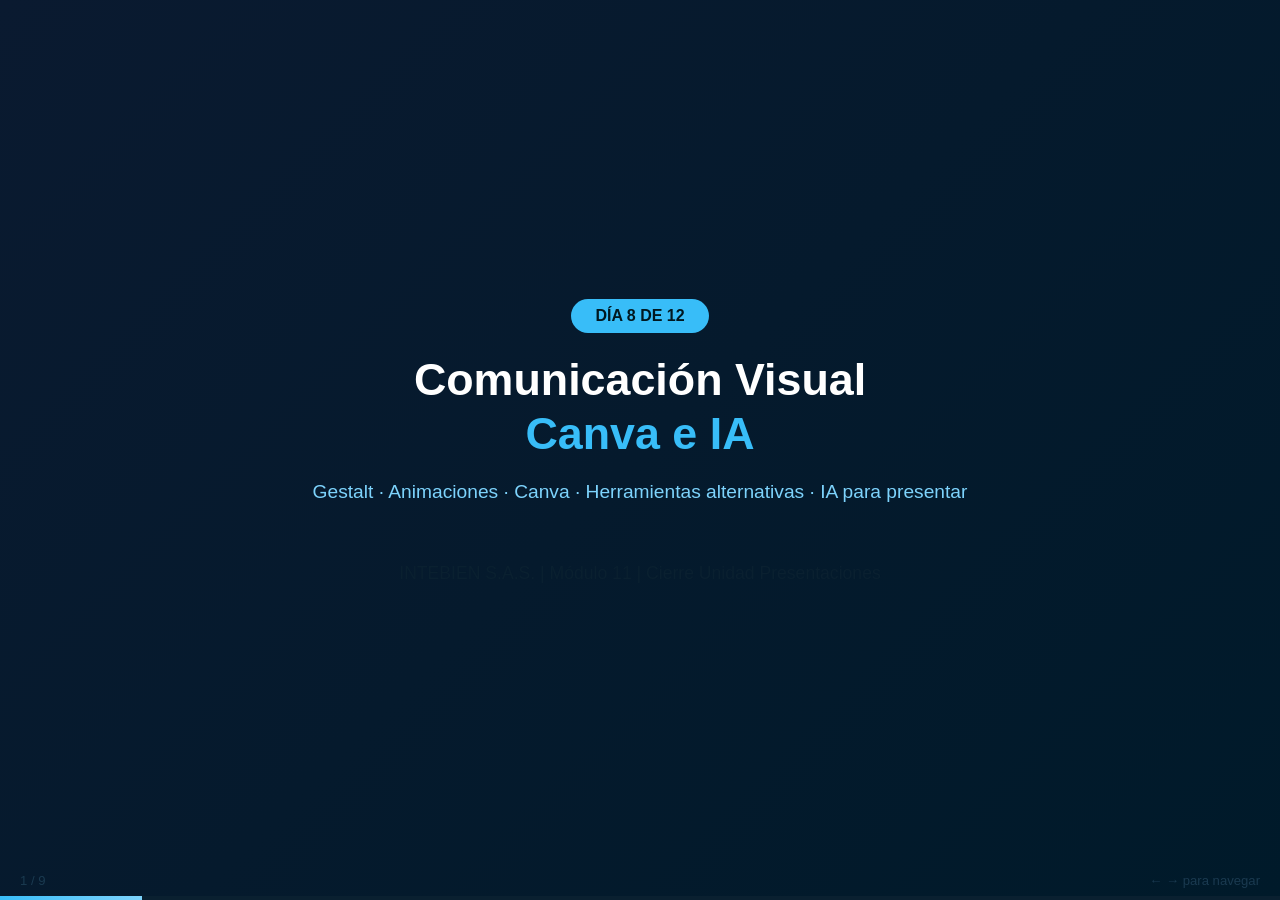
<file: dia08/dia08.html>
<!DOCTYPE html>
<html lang="es">
<head>
<meta charset="UTF-8">
<title>Día 8 — Comunicación Visual, Canva e IA | Módulo 11</title>
<style>
*{margin:0;padding:0;box-sizing:border-box}
body{font-family:'Segoe UI',Arial,sans-serif;background:#0d1b2a;color:#e0e6ed;height:100vh;overflow:hidden}
.slide{display:none;position:absolute;inset:0;padding:55px 75px;flex-direction:column;justify-content:center}
.slide.active{display:flex}
.slide.portada{background:linear-gradient(135deg,#0a1a30 0%,#001a2a 100%);text-align:center;align-items:center}
.slide.tema{background:#0d1b2a}
.slide.practica{background:#051020}
.slide.resumen{background:linear-gradient(135deg,#051020 0%,#0d1b2a 100%)}
h1.titulo{font-size:2.8em;color:#fff;margin-bottom:16px;line-height:1.2}
h1.titulo span{color:#38bdf8}
.subtitulo{font-size:1.2em;color:#7dd3fc;margin-bottom:30px}
h2{font-size:1.9em;color:#38bdf8;margin-bottom:26px;border-bottom:2px solid #0a2030;padding-bottom:10px}
h3{font-size:1.3em;color:#7dd3fc;margin-bottom:14px}
p{font-size:1.1em;line-height:1.7;color:#c8d8e8;margin-bottom:12px}
li{font-size:1.05em;line-height:1.8;color:#c8d8e8;margin-left:22px}
ul{margin-bottom:16px}
.dia-badge{background:#38bdf8;color:#001820;padding:8px 24px;border-radius:24px;font-size:1em;font-weight:700;margin-bottom:20px;display:inline-block}
.cols{display:grid;grid-template-columns:1fr 1fr;gap:36px;margin-top:8px}
.cols3{display:grid;grid-template-columns:1fr 1fr 1fr;gap:26px;margin-top:8px}
.box{background:#0a1a2a;border-radius:10px;padding:22px;border-left:4px solid #38bdf8}
.box.green{border-left-color:#1ab87a;background:#0a2a1a}
.box.purple{border-left-color:#c084fc;background:#1a0a30}
.box.orange{border-left-color:#fb923c;background:#1a1020}
.box.yellow{border-left-color:#f0b429;background:#1a1500}
.box h3{font-size:1.1em;margin-bottom:10px}
.callout{background:#0a1a2a;border:1px solid #38bdf8;border-radius:9px;padding:18px 22px;margin:16px 0;font-size:1.02em}
.callout.green{background:#0a2a1a;border-color:#1ab87a}
.callout.warn{background:#1a1500;border-color:#f0b429}
.callout.tip{background:#1a0a30;border-color:#c084fc}
.callout strong{color:#38bdf8}
.callout.green strong{color:#1ab87a}
.callout.warn strong{color:#f0b429}
.callout.tip strong{color:#c084fc}
.check-list li{list-style:none;padding-left:6px;margin-bottom:7px}
.check-list li::before{content:'✓ ';color:#1ab87a;font-weight:700}
.x-list li{list-style:none;padding-left:6px;margin-bottom:7px}
.x-list li::before{content:'✗ ';color:#e05050;font-weight:700}
.num-list{counter-reset:item}
.num-list li{list-style:none;margin-bottom:10px;display:flex;align-items:flex-start;gap:12px}
.num-list li::before{counter-increment:item;content:counter(item);background:#38bdf8;color:#001820;min-width:28px;height:28px;border-radius:50%;display:inline-flex;align-items:center;justify-content:center;font-weight:700;font-size:0.88em;flex-shrink:0}
table{width:100%;border-collapse:collapse;margin:14px 0;font-size:0.92em}
th{background:#0a2030;color:#7dd3fc;padding:9px 13px;text-align:left}
td{padding:9px 13px;border-bottom:1px solid #0a1a2a;color:#c8d8e8}
/* Gestalt cards */
.gestalt-grid{display:grid;grid-template-columns:1fr 1fr 1fr;gap:16px;margin:16px 0}
.gestalt-card{background:#0a1a2a;border-radius:10px;padding:16px;text-align:center;border-top:2px solid #38bdf8}
.gestalt-card h4{color:#38bdf8;font-size:0.95em;margin-bottom:8px}
.gestalt-card p{font-size:0.8em;color:#a0b8cc;margin:0;line-height:1.4}
.gestalt-demo{height:40px;display:flex;align-items:center;justify-content:center;gap:4px;margin-bottom:8px}
/* Tool comparison */
.tool-card{background:#0a1a2a;border-radius:10px;padding:18px;border:1px solid #1a3040;margin-bottom:12px}
.tool-card h4{font-size:1em;margin-bottom:8px;display:flex;align-items:center;gap:8px}
.tool-badge{padding:3px 10px;border-radius:12px;font-size:0.75em;font-weight:700}
.badge-free{background:#0a3020;color:#1ab87a;border:1px solid #1ab87a}
.badge-paid{background:#1a1500;color:#f0b429;border:1px solid #f0b429}
.badge-freemium{background:#0a1a2a;color:#38bdf8;border:1px solid #38bdf8}
.progress{position:fixed;bottom:0;left:0;right:0;height:4px;background:#0a2030}
.progress-bar{height:100%;background:linear-gradient(90deg,#38bdf8,#7dd3fc);transition:width 0.3s}
.nav-info{position:fixed;bottom:12px;right:20px;color:#1a3a50;font-size:0.82em}
.slide-counter{position:fixed;bottom:12px;left:20px;color:#1a3a50;font-size:0.82em}
</style>
</head>
<body>

<div class="slide portada active">
  <span class="dia-badge">DÍA 8 DE 12</span>
  <h1 class="titulo">Comunicación Visual<br><span>Canva e IA</span></h1>
  <p class="subtitulo">Gestalt · Animaciones · Canva · Herramientas alternativas · IA para presentar</p>
  <p style="color:#0a2030;margin-top:20px">INTEBIEN S.A.S. | Módulo 11 | Cierre Unidad Presentaciones</p>
</div>

<div class="slide tema">
  <h2>Leyes de Gestalt — La Ciencia del Diseño</h2>
  <p>La psicología de la percepción visual explica cómo el cerebro organiza lo que ve. Aplicarlas hace que tu diseño se entienda más rápido.</p>
  <div class="gestalt-grid">
    <div class="gestalt-card">
      <div class="gestalt-demo">
        <div style="width:12px;height:12px;background:#38bdf8;border-radius:50%"></div>
        <div style="width:12px;height:12px;background:#38bdf8;border-radius:50%"></div>
        <div style="width:12px;height:12px;background:#38bdf8;border-radius:50%"></div>
        <div style="width:24px"></div>
        <div style="width:12px;height:12px;background:#7dd3fc;border-radius:50%"></div>
        <div style="width:12px;height:12px;background:#7dd3fc;border-radius:50%"></div>
      </div>
      <h4>PROXIMIDAD</h4>
      <p>Elementos cercanos parecen relacionados. Agrupa lo que va junto.</p>
    </div>
    <div class="gestalt-card">
      <div class="gestalt-demo">
        <div style="display:flex;flex-direction:column;gap:3px">
          <div style="display:flex;gap:3px"><div style="width:10px;height:10px;background:#38bdf8;border-radius:50%"></div><div style="width:10px;height:10px;background:#38bdf8;border-radius:50%"></div><div style="width:10px;height:10px;background:#38bdf8;border-radius:50%"></div></div>
          <div style="display:flex;gap:3px"><div style="width:10px;height:10px;background:#c084fc;border-radius:50%"></div><div style="width:10px;height:10px;background:#c084fc;border-radius:50%"></div><div style="width:10px;height:10px;background:#c084fc;border-radius:50%"></div></div>
        </div>
      </div>
      <h4>SIMILITUD</h4>
      <p>Elementos iguales parecen parte del mismo grupo aunque no estén cerca.</p>
    </div>
    <div class="gestalt-card">
      <div class="gestalt-demo">
        <div style="border:1px dashed #38bdf8;border-radius:4px;padding:4px 8px;display:flex;gap:4px">
          <div style="width:8px;height:8px;background:#38bdf8;border-radius:50%"></div>
          <div style="width:8px;height:8px;background:#38bdf8;border-radius:50%"></div>
        </div>
        <div style="margin-left:6px;display:flex;gap:4px">
          <div style="width:8px;height:8px;background:#7dd3fc;border-radius:50%"></div>
          <div style="width:8px;height:8px;background:#7dd3fc;border-radius:50%"></div>
        </div>
      </div>
      <h4>CIERRE</h4>
      <p>El cerebro completa formas incompletas. Un borde crea un grupo.</p>
    </div>
    <div class="gestalt-card">
      <div class="gestalt-demo">
        <div style="width:60px;height:2px;background:linear-gradient(90deg,#38bdf8 0%,transparent 100%)"></div>
      </div>
      <h4>CONTINUIDAD</h4>
      <p>Los ojos siguen líneas y curvas. Usa guías visuales para dirigir la mirada.</p>
    </div>
    <div class="gestalt-card">
      <div class="gestalt-demo">
        <div style="width:30px;height:30px;background:#0a2030;border-radius:50%;display:flex;align-items:center;justify-content:center">
          <div style="width:14px;height:14px;background:#38bdf8;border-radius:50%"></div>
        </div>
      </div>
      <h4>FIGURA-FONDO</h4>
      <p>Siempre hay un elemento principal y un fondo. El contraste define cuál es cuál.</p>
    </div>
    <div class="gestalt-card">
      <div class="gestalt-demo" style="font-size:0.8em;color:#38bdf8;flex-direction:column;gap:2px">
        <div>← Centro →</div>
        <div style="font-size:0.7em;color:#7dd3fc">Simetría visual</div>
      </div>
      <h4>SIMETRÍA</h4>
      <p>Diseños simétricos se perciben como más ordenados, profesionales y confiables.</p>
    </div>
  </div>
</div>

<div class="slide tema">
  <h2>Animaciones y Transiciones — Menos es Más</h2>
  <div class="cols">
    <div>
      <h3>Transiciones recomendadas:</h3>
      <table>
        <tr><th>Transición</th><th>Cuándo usar</th></tr>
        <tr><td style="color:#38bdf8">Desvanecer (Fade)</td><td>Predeterminada para casi todo. Elegante.</td></tr>
        <tr><td style="color:#38bdf8">Empujar (Push)</td><td>Para indicar progreso o siguiente paso.</td></tr>
        <tr><td style="color:#38bdf8">Revelar</td><td>Para slides tipo "antes/después".</td></tr>
      </table>
      <h3 style="margin-top:16px">Animaciones de objetos:</h3>
      <ul class="check-list">
        <li>Aparecer (Appear) — Simple, no distrae</li>
        <li>Desvanecer — Para texto que aparece gradualmente</li>
        <li>Barrido — Para gráficos que se construyen</li>
      </ul>
    </div>
    <div>
      <h3>Errores de animación (a evitar):</h3>
      <ul class="x-list">
        <li>Letras que dan vueltas o botan</li>
        <li>Transición diferente en cada slide</li>
        <li>Sonidos con las animaciones</li>
        <li>Más de 2 animaciones por slide</li>
        <li>Animaciones lentas que alargan la clase</li>
      </ul>
      <div class="callout warn" style="margin-top:14px">
        <strong>Regla de oro:</strong> Si la animación atrae más atención que el contenido, está mal. Las animaciones deben APOYAR el mensaje, no convertirse en el espectáculo.
      </div>
      <div class="callout green" style="margin-top:10px">
        <strong>Caso de uso válido:</strong> Mostrar pasos de un proceso uno a uno. Clic = aparece el siguiente paso. Mantienes la atención del estudiante.
      </div>
    </div>
  </div>
</div>

<div class="slide tema">
  <h2>Canva — Diseño Profesional Sin Ser Diseñador</h2>
  <div class="cols">
    <div>
      <p>Canva es una herramienta web que permite crear presentaciones, flyers, informes y más con arrastrar y soltar. No requiere conocimientos de diseño.</p>
      <div class="callout"><strong>Ventaja clave:</strong> Miles de plantillas profesionales. Empieza desde una plantilla y personalízala en minutos.</div>
      <h3 style="margin-top:14px">Qué hacer en Canva:</h3>
      <ul class="check-list">
        <li>Presentaciones (puede exportar a .pptx)</li>
        <li>Infografías para explicar procesos</li>
        <li>Flyers para eventos empresariales</li>
        <li>Posts para redes sociales de la empresa</li>
        <li>Certificados y diplomas</li>
        <li>CV profesional</li>
      </ul>
    </div>
    <div>
      <h3>Canva vs PowerPoint:</h3>
      <table>
        <tr><th>Característica</th><th>Canva</th><th>PowerPoint</th></tr>
        <tr><td>Precio</td><td style="color:#1ab87a">Gratis (básico)</td><td style="color:#f0b429">Pago (Office)</td></tr>
        <tr><td>Plantillas</td><td style="color:#1ab87a">Miles, modernas</td><td>Pocas, básicas</td></tr>
        <tr><td>Colaboración</td><td style="color:#1ab87a">Tiempo real online</td><td>Limitado</td></tr>
        <tr><td>Personalización</td><td>Media</td><td style="color:#1ab87a">Alta (VBA)</td></tr>
        <tr><td>Sin internet</td><td style="color:#e05050">No funciona</td><td style="color:#1ab87a">Sí funciona</td></tr>
        <tr><td>Datos de Excel</td><td style="color:#e05050">No directo</td><td style="color:#1ab87a">Vinculado</td></tr>
      </table>
      <div class="callout tip" style="margin-top:10px"><strong>Recomendación:</strong> Usa PowerPoint para presentaciones de datos y análisis. Usa Canva para diseño creativo, flyers, y cuando no tienes Office disponible.</div>
    </div>
  </div>
</div>

<div class="slide tema">
  <h2>Herramientas Alternativas de Presentación</h2>
  <div class="cols3">
    <div class="tool-card">
      <h4>Google Slides <span class="tool-badge badge-free">GRATIS</span></h4>
      <ul>
        <li style="margin-left:16px;font-size:0.9em;color:#c8d8e8">Colaboración en tiempo real</li>
        <li style="margin-left:16px;font-size:0.9em;color:#c8d8e8">Acceso desde cualquier dispositivo</li>
        <li style="margin-left:16px;font-size:0.9em;color:#c8d8e8">Exporta a .pptx y PDF</li>
        <li style="margin-left:16px;font-size:0.9em;color:#c8d8e8">Integración con Drive</li>
      </ul>
      <p style="font-size:0.8em;color:#38bdf8;margin-top:8px">Ideal para trabajo en equipo</p>
    </div>
    <div class="tool-card">
      <h4>Prezi <span class="tool-badge badge-freemium">FREEMIUM</span></h4>
      <ul>
        <li style="margin-left:16px;font-size:0.9em;color:#c8d8e8">Presentación no lineal (zoom)</li>
        <li style="margin-left:16px;font-size:0.9em;color:#c8d8e8">Muy visual e interactivo</li>
        <li style="margin-left:16px;font-size:0.9em;color:#c8d8e8">Impresiona a clientes</li>
        <li style="margin-left:16px;font-size:0.9em;color:#c8d8e8">Curva de aprendizaje media</li>
      </ul>
      <p style="font-size:0.8em;color:#f0b429;margin-top:8px">Ideal para pitch a clientes</p>
    </div>
    <div class="tool-card">
      <h4>Gamma App <span class="tool-badge badge-freemium">FREEMIUM</span></h4>
      <ul>
        <li style="margin-left:16px;font-size:0.9em;color:#c8d8e8">IA genera la presentación completa</li>
        <li style="margin-left:16px;font-size:0.9em;color:#c8d8e8">Solo describes el tema</li>
        <li style="margin-left:16px;font-size:0.9em;color:#c8d8e8">Diseño moderno automático</li>
        <li style="margin-left:16px;font-size:0.9em;color:#c8d8e8">Exporta a .pptx</li>
      </ul>
      <p style="font-size:0.8em;color:#c084fc;margin-top:8px">La más rápida con IA</p>
    </div>
  </div>
  <div class="callout green" style="margin-top:10px"><strong>Dato 2025:</strong> Gamma App y Beautiful.ai permiten generar una presentación de 15 slides en menos de 2 minutos describiendo el tema. El auxiliar administrativo moderno las conoce y las usa.</div>
</div>

<div class="slide tema">
  <h2>IA para Crear Presentaciones — ChatGPT y Copilot</h2>
  <div class="cols">
    <div>
      <h3>Con ChatGPT puedes:</h3>
      <ul class="check-list">
        <li>Pedir que genere el esquema (outline) de la presentación</li>
        <li>Pedirle texto para cada slide</li>
        <li>Pedirle que mejore el texto que ya escribiste</li>
        <li>Pedirle que adapte el tono (formal vs informal)</li>
        <li>Pedirle que genere opciones de título impactante</li>
      </ul>
      <div class="callout" style="margin-top:14px">
        <strong>Prompt efectivo:</strong> "Crea el esquema de una presentación ejecutiva de 8 slides sobre los resultados de ventas del Q1 2025 para una empresa de logística en Barranquilla. Usa estructura SCQA. Dame título y 3 puntos clave por slide."
      </div>
    </div>
    <div>
      <h3>Microsoft Copilot en PowerPoint:</h3>
      <p>Si tienes Microsoft 365 con Copilot, puedes:</p>
      <ul class="check-list">
        <li>Generar slides desde un texto o documento Word</li>
        <li>Resumir una presentación existente</li>
        <li>Agregar una slide sobre un tema con un solo prompt</li>
        <li>Crear hablado para cada slide</li>
        <li>Diseñar el layout automáticamente</li>
      </ul>
      <div class="callout tip" style="margin-top:14px">
        <strong>Advertencia ética:</strong> La IA te da un borrador. Siempre revisa, corrige datos incorrectos y personaliza al contexto real de tu empresa. No presentes sin revisar.
      </div>
    </div>
  </div>
</div>

<div class="slide tema">
  <h2>Notas del Presentador — Tu Guión Invisible</h2>
  <div class="cols">
    <div>
      <p>Las notas del presentador en PowerPoint son texto visible solo para ti (en el Panel de notas). El público ve la diapositiva, tú ves el guión.</p>
      <div class="callout"><strong>Modo presentador:</strong> Cuando proyectas en pantalla secundaria, PowerPoint muestra en tu pantalla: la slide actual, la siguiente, el tiempo y tus notas. El público solo ve la slide grande.</div>
      <h3 style="margin-top:16px">¿Qué poner en las notas?</h3>
      <ul class="check-list">
        <li>Los datos exactos que mencionarás</li>
        <li>Una anécdota o ejemplo local</li>
        <li>La transición al siguiente slide</li>
        <li>Posibles preguntas y sus respuestas</li>
        <li>Tiempo estimado para esa slide</li>
      </ul>
    </div>
    <div>
      <h3>Ejemplo de nota bien escrita:</h3>
      <div class="box" style="font-size:0.88em;line-height:1.7">
        <p style="color:#7dd3fc;margin-bottom:8px"><em>Slide 5 — Ventas por Ciudad (2 min)</em></p>
        <p style="margin:0">"Como vemos en este gráfico, Barranquilla lidera con $38M, seguida de Bogotá con $54M. El dato interesante es que Medellín, con solo 8 meses operando, ya representa el 18% del total. [señalar la barra de Medellín] Esto nos lleva a preguntarnos: ¿vale la pena abrir otro punto en el eje cafetero? Esa es exactamente la decisión que necesitamos tomar hoy."</p>
      </div>
      <div class="callout warn" style="margin-top:14px">
        <strong>Practica con las notas:</strong> Antes de presentar, usa F5 para iniciar la presentación con el Panel de presentador activo. Practica mirando las notas sin que el público vea que las ves.
      </div>
    </div>
  </div>
</div>

<div class="slide practica">
  <h2>Actividad Final Día 8 — 70 min</h2>
  <div class="callout tip"><strong>Entregable:</strong> Versión mejorada de la presentación de ADMIN CARIBE + Demo de Canva</div>
  <div class="cols">
    <div>
      <h3>Parte 1 — Mejoras a presentación PPT (40 min):</h3>
      <ul class="num-list">
        <li>Aplica al menos 3 leyes de Gestalt identificables</li>
        <li>Cambia las transiciones: todo debe ser "Desvanecer" o "Empujar"</li>
        <li>Agrega animaciones "Aparecer" solo donde ayude a mostrar pasos</li>
        <li>Escribe notas del presentador en las 3 slides principales (mínimo 5 líneas cada una)</li>
        <li>Prueba en Modo Presentador (F5 o Alt+F5)</li>
      </ul>
      <h3 style="margin-top:14px">Parte 2 — Canva (30 min):</h3>
      <ul class="num-list">
        <li>Crea una cuenta en Canva.com (o usa cuenta existente)</li>
        <li>Crea una infografía del proceso de ventas de ADMIN CARIBE (5 pasos)</li>
        <li>Exportar como PNG y agregar a la última slide de la presentación PPT</li>
      </ul>
    </div>
    <div>
      <h3>Criterios de evaluación:</h3>
      <ul class="check-list">
        <li>Al menos 2 leyes de Gestalt aplicadas visiblemente</li>
        <li>Transiciones consistentes en toda la presentación</li>
        <li>Notas del presentador escritas y con guión</li>
        <li>Infografía de Canva incorporada al PPT</li>
        <li>La presentación final tiene máx. 10 slides y 15 min de duración estimada</li>
      </ul>
      <div class="callout" style="margin-top:16px">
        <strong>Cierre de unidad:</strong> Con esto terminas la unidad de Presentaciones. Tienes: PowerPoint profesional, principios de diseño, Canva, IA y notas de presentador. Esta presentación se presentará en el Día 12.
      </div>
    </div>
  </div>
</div>

<div class="slide resumen">
  <h2>Resumen — Cierre de la Unidad de Presentaciones</h2>
  <div class="cols">
    <div>
      <h3>Todo lo que dominamos (Días 7-8):</h3>
      <ul class="check-list">
        <li>Estructura ejecutiva SCQA</li>
        <li>Jerarquía visual y regla 6x6</li>
        <li>Patrón de diapositiva y branding</li>
        <li>Tipografía y tamaños profesionales</li>
        <li>Leyes de Gestalt aplicadas al diseño</li>
        <li>Animaciones y transiciones correctas</li>
        <li>Canva para diseño rápido</li>
        <li>IA para generar presentaciones</li>
        <li>Notas del presentador</li>
      </ul>
    </div>
    <div>
      <h3>Próxima unidad — Días 9 y 10:</h3>
      <div class="box">
        <h3>Bases de Datos + IA Administrativa</h3>
        <ul>
          <li>¿Qué es una base de datos? ¿Por qué importa?</li>
          <li>Microsoft Access: tablas, relaciones, consultas</li>
          <li>Excel como base de datos: BDCONTAR, BDSUMA</li>
          <li>Introducción a ChatGPT para la oficina</li>
          <li>Microsoft Copilot en aplicaciones de Office</li>
          <li>Automatización de tareas administrativas con IA</li>
        </ul>
      </div>
      <div class="callout warn" style="margin-top:14px"><strong>Para el Día 9:</strong> Instalar Access si no lo tienen (viene con Microsoft 365). Verificar que tienen cuenta de correo institucional para Copilot.</div>
    </div>
  </div>
</div>

<div class="progress"><div class="progress-bar" id="pb"></div></div>
<div class="slide-counter" id="sc">1 / 9</div>
<div class="nav-info">← → para navegar</div>
<script>
const slides=document.querySelectorAll('.slide');const total=slides.length;let cur=0;
function show(n){slides[cur].classList.remove('active');cur=(n+total)%total;slides[cur].classList.add('active');document.getElementById('pb').style.width=((cur+1)/total*100)+'%';document.getElementById('sc').textContent=(cur+1)+' / '+total;}
document.addEventListener('keydown',e=>{if(e.key==='ArrowRight'||e.key===' '||e.key==='PageDown')show(cur+1);if(e.key==='ArrowLeft'||e.key==='PageUp')show(cur-1);if(e.key==='Home')show(0);if(e.key==='End')show(total-1);});
document.addEventListener('click',e=>{if(e.clientX>window.innerWidth/2)show(cur+1);else show(cur-1);});show(0);
</script>
</body>
</html>
</file>
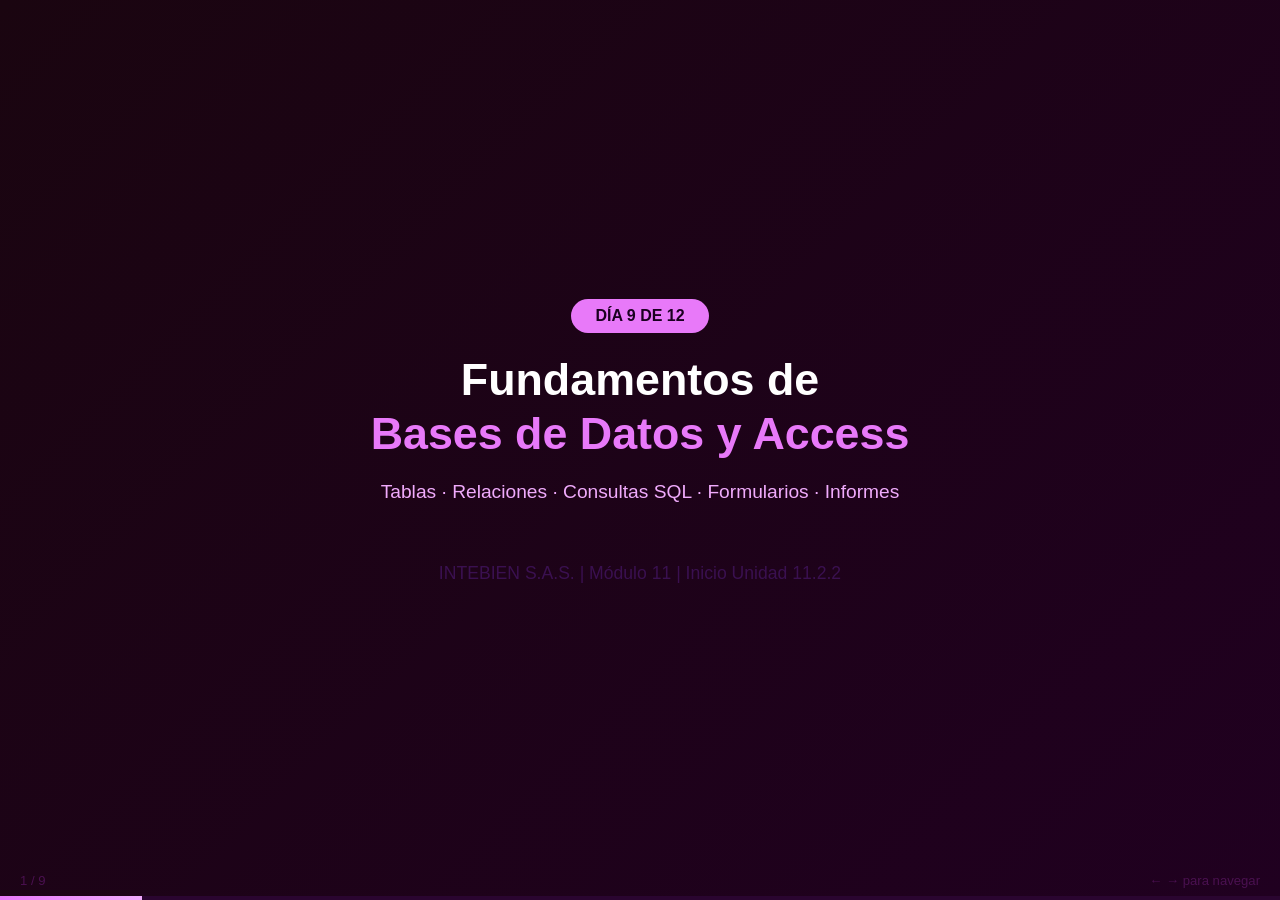
<file: dia09/dia09.html>
<!DOCTYPE html>
<html lang="es">
<head>
<meta charset="UTF-8">
<title>Día 9 — Bases de Datos y Access | Módulo 11</title>
<style>
*{margin:0;padding:0;box-sizing:border-box}
body{font-family:'Segoe UI',Arial,sans-serif;background:#0d1b2a;color:#e0e6ed;height:100vh;overflow:hidden}
.slide{display:none;position:absolute;inset:0;padding:55px 75px;flex-direction:column;justify-content:center}
.slide.active{display:flex}
.slide.portada{background:linear-gradient(135deg,#1a0510 0%,#200020 100%);text-align:center;align-items:center}
.slide.tema{background:#0d1b2a}
.slide.practica{background:#100510}
.slide.resumen{background:linear-gradient(135deg,#100510 0%,#0d1b2a 100%)}
h1.titulo{font-size:2.8em;color:#fff;margin-bottom:16px;line-height:1.2}
h1.titulo span{color:#e879f9}
.subtitulo{font-size:1.2em;color:#f0abfc;margin-bottom:30px}
h2{font-size:1.9em;color:#e879f9;margin-bottom:26px;border-bottom:2px solid #2a0530;padding-bottom:10px}
h3{font-size:1.3em;color:#f0abfc;margin-bottom:14px}
p{font-size:1.1em;line-height:1.7;color:#c8d8e8;margin-bottom:12px}
li{font-size:1.05em;line-height:1.8;color:#c8d8e8;margin-left:22px}
ul{margin-bottom:16px}
.dia-badge{background:#e879f9;color:#1a0020;padding:8px 24px;border-radius:24px;font-size:1em;font-weight:700;margin-bottom:20px;display:inline-block}
.cols{display:grid;grid-template-columns:1fr 1fr;gap:36px;margin-top:8px}
.box{background:#1a0520;border-radius:10px;padding:22px;border-left:4px solid #e879f9}
.box.green{border-left-color:#1ab87a;background:#0a2a1a}
.box.blue{border-left-color:#38bdf8;background:#0a1a2a}
.box.orange{border-left-color:#fb923c;background:#1a1020}
.box h3{font-size:1.1em;margin-bottom:10px}
.callout{background:#1a0520;border:1px solid #e879f9;border-radius:9px;padding:18px 22px;margin:16px 0;font-size:1.02em}
.callout.green{background:#0a2a1a;border-color:#1ab87a}
.callout.tip{background:#0a1a2a;border-color:#38bdf8}
.callout.warn{background:#1a1500;border-color:#f0b429}
.callout strong{color:#e879f9}
.callout.green strong{color:#1ab87a}
.callout.tip strong{color:#38bdf8}
.callout.warn strong{color:#f0b429}
.check-list li{list-style:none;padding-left:6px;margin-bottom:7px}
.check-list li::before{content:'✓ ';color:#1ab87a;font-weight:700}
.num-list{counter-reset:item}
.num-list li{list-style:none;margin-bottom:10px;display:flex;align-items:flex-start;gap:12px}
.num-list li::before{counter-increment:item;content:counter(item);background:#e879f9;color:#1a0020;min-width:28px;height:28px;border-radius:50%;display:inline-flex;align-items:center;justify-content:center;font-weight:700;font-size:0.88em;flex-shrink:0}
table{width:100%;border-collapse:collapse;margin:14px 0;font-size:0.92em}
th{background:#2a0530;color:#f0abfc;padding:9px 13px;text-align:left}
td{padding:9px 13px;border-bottom:1px solid #1a0520;color:#c8d8e8}
/* DB diagram */
.db-table{background:#1a0520;border:1px solid #e879f9;border-radius:8px;overflow:hidden;margin:0}
.db-table-header{background:#2a0530;padding:10px 16px;font-weight:700;color:#f0abfc;font-size:0.9em}
.db-table-row{padding:8px 16px;border-top:1px solid #2a0530;font-size:0.82em;color:#c8d8e8;display:flex;align-items:center;gap:8px}
.db-table-row.pk{color:#f0b429}
.db-table-row.fk{color:#38bdf8}
.pk-badge{background:#2a1500;color:#f0b429;border:1px solid #f0b429;padding:1px 5px;border-radius:3px;font-size:0.7em;flex-shrink:0}
.fk-badge{background:#0a1a2a;color:#38bdf8;border:1px solid #38bdf8;padding:1px 5px;border-radius:3px;font-size:0.7em;flex-shrink:0}
.relation-line{display:flex;align-items:center;justify-content:center;color:#e879f9;font-size:1.5em}
.code{background:#050a12;border:1px solid #2a0530;border-radius:8px;padding:18px;font-family:'Courier New',monospace;font-size:0.92em;color:#79c0ff;margin:12px 0;line-height:1.8}
.code .kw{color:#ff7b72}
.code .fn{color:#e879f9}
.code .str{color:#a5d6ff}
.code .comment{color:#8b949e}
/* Access UI mock */
.access-mock{background:#1e1e30;border-radius:8px;overflow:hidden;border:1px solid #2a0530}
.access-toolbar{background:#2d1040;padding:8px 14px;font-size:0.75em;color:#d4a8ff;display:flex;gap:16px}
.access-body{padding:14px;font-size:0.8em}
.access-nav{background:#200a30;padding:10px;display:flex;flex-direction:column;gap:6px;float:left;width:130px;margin-right:10px;border-radius:4px}
.access-nav span{color:#a0708a;font-size:0.85em;padding:4px 8px;border-radius:3px;cursor:pointer}
.access-nav span.active-item{background:#3a1050;color:#e879f9}
.progress{position:fixed;bottom:0;left:0;right:0;height:4px;background:#2a0530}
.progress-bar{height:100%;background:linear-gradient(90deg,#e879f9,#f0abfc);transition:width 0.3s}
.nav-info{position:fixed;bottom:12px;right:20px;color:#4a1050;font-size:0.82em}
.slide-counter{position:fixed;bottom:12px;left:20px;color:#4a1050;font-size:0.82em}
</style>
</head>
<body>

<div class="slide portada active">
  <span class="dia-badge">DÍA 9 DE 12</span>
  <h1 class="titulo">Fundamentos de<br><span>Bases de Datos y Access</span></h1>
  <p class="subtitulo">Tablas · Relaciones · Consultas SQL · Formularios · Informes</p>
  <p style="color:#3a1050;margin-top:20px">INTEBIEN S.A.S. | Módulo 11 | Inicio Unidad 11.2.2</p>
</div>

<div class="slide tema">
  <h2>¿Qué es una Base de Datos? ¿Por qué no usar solo Excel?</h2>
  <div class="cols">
    <div>
      <p>Una base de datos es un sistema organizado para almacenar, relacionar y consultar grandes volúmenes de información de forma estructurada y sin duplicación.</p>
      <div class="callout">
        <strong>La diferencia clave:</strong> Excel guarda datos en celdas individuales. Una base de datos guarda datos en tablas relacionadas que se conectan entre sí. Así, el nombre de un cliente se guarda UNA sola vez, no en cada fila de ventas.
      </div>
    </div>
    <div>
      <table>
        <tr><th>Criterio</th><th>Excel</th><th>Base de Datos</th></tr>
        <tr><td>Volumen</td><td>Hasta ~100K filas</td><td style="color:#1ab87a">Millones de registros</td></tr>
        <tr><td>Usuarios simultáneos</td><td>1 persona</td><td style="color:#1ab87a">Múltiples usuarios</td></tr>
        <tr><td>Consistencia</td><td>Manual</td><td style="color:#1ab87a">Automática (reglas)</td></tr>
        <tr><td>Relaciones</td><td>BUSCARV manual</td><td style="color:#1ab87a">Nativas (JOIN)</td></tr>
        <tr><td>Aprendizaje</td><td style="color:#1ab87a">Fácil</td><td>Más técnico</td></tr>
        <tr><td>Reportes</td><td style="color:#1ab87a">Muy flexible</td><td>Requiere consultas</td></tr>
      </table>
    </div>
  </div>
  <div class="callout tip" style="margin-top:10px"><strong>En la empresa:</strong> El software contable (Siigo, World Office) y el ERP son bases de datos. Como auxiliar, entender cómo funcionan te permite interpretar mejor los reportes y pedir los datos correctos al sistema.</div>
</div>

<div class="slide tema">
  <h2>Conceptos Fundamentales de Bases de Datos</h2>
  <div class="cols">
    <div>
      <h3>Los 5 conceptos que debes dominar:</h3>
      <table>
        <tr><th>Concepto</th><th>Qué es</th><th>Ejemplo</th></tr>
        <tr><td style="color:#e879f9">Tabla</td><td>Conjunto de registros del mismo tipo</td><td>Tabla de Clientes</td></tr>
        <tr><td style="color:#e879f9">Campo (columna)</td><td>Una característica de la tabla</td><td>NombreCliente, Ciudad</td></tr>
        <tr><td style="color:#e879f9">Registro (fila)</td><td>Un elemento de la tabla</td><td>Fila de un cliente específico</td></tr>
        <tr><td style="color:#f0b429">Clave primaria (PK)</td><td>Identificador único por registro</td><td>ID_Cliente (nunca se repite)</td></tr>
        <tr><td style="color:#38bdf8">Clave foránea (FK)</td><td>Referencia a la PK de otra tabla</td><td>ID_Cliente en tabla Ventas</td></tr>
        <tr><td style="color:#e879f9">Relación</td><td>Vínculo entre dos tablas por las claves</td><td>1 cliente → muchas ventas</td></tr>
      </table>
    </div>
    <div>
      <h3>Tipos de relaciones:</h3>
      <div class="box">
        <h3>1 a muchos (la más común)</h3>
        <p>Un cliente puede tener muchas ventas. Una venta pertenece a un solo cliente.</p>
        <p style="color:#e879f9;font-family:monospace">Clientes (1) ──── Ventas (∞)</p>
      </div>
      <div class="box" style="margin-top:12px">
        <h3>Muchos a muchos</h3>
        <p>Un pedido puede tener muchos productos. Un producto puede estar en muchos pedidos.</p>
        <p style="color:#e879f9;font-family:monospace">Pedidos (∞) ──── Productos (∞)</p>
        <p style="font-size:0.85em;color:#a0b8c8">Requiere tabla intermedia: Detalles_Pedido</p>
      </div>
    </div>
  </div>
</div>

<div class="slide tema">
  <h2>Diagrama de la BD de ADMIN CARIBE</h2>
  <p>Esta es la base de datos que construiremos en Access. 3 tablas relacionadas para gestionar clientes, pedidos y productos.</p>
  <div style="display:grid;grid-template-columns:1fr auto 1fr auto 1fr;gap:10px;align-items:center;margin-top:16px">
    <div class="db-table">
      <div class="db-table-header">CLIENTES</div>
      <div class="db-table-row pk"><span class="pk-badge">PK</span>ID_Cliente</div>
      <div class="db-table-row">NombreCliente</div>
      <div class="db-table-row">Ciudad</div>
      <div class="db-table-row">Telefono</div>
      <div class="db-table-row">Email</div>
      <div class="db-table-row">FechaRegistro</div>
    </div>
    <div class="relation-line">→</div>
    <div class="db-table">
      <div class="db-table-header">PEDIDOS</div>
      <div class="db-table-row pk"><span class="pk-badge">PK</span>ID_Pedido</div>
      <div class="db-table-row fk"><span class="fk-badge">FK</span>ID_Cliente</div>
      <div class="db-table-row fk"><span class="fk-badge">FK</span>ID_Producto</div>
      <div class="db-table-row">FechaPedido</div>
      <div class="db-table-row">Cantidad</div>
      <div class="db-table-row">Estado</div>
    </div>
    <div class="relation-line">←</div>
    <div class="db-table">
      <div class="db-table-header">PRODUCTOS</div>
      <div class="db-table-row pk"><span class="pk-badge">PK</span>ID_Producto</div>
      <div class="db-table-row">NombreProducto</div>
      <div class="db-table-row">Categoria</div>
      <div class="db-table-row">PrecioUnitario</div>
      <div class="db-table-row">Stock</div>
      <div class="db-table-row">Proveedor</div>
    </div>
  </div>
  <div class="callout green" style="margin-top:16px"><strong>Ventaja:</strong> El nombre del cliente se guarda UNA vez en CLIENTES. En PEDIDOS solo guardamos el ID. Si el cliente cambia de dirección, se actualiza en un solo lugar y automáticamente todos sus pedidos reflejan el cambio.</div>
</div>

<div class="slide tema">
  <h2>Microsoft Access — Crear Tablas y Relaciones</h2>
  <div class="cols">
    <div>
      <h3>Crear una tabla en Access:</h3>
      <ul class="num-list">
        <li>Archivo nuevo → Base de datos en blanco</li>
        <li>Pestaña "Crear" → "Diseño de tabla"</li>
        <li>Define cada campo: nombre, tipo de dato, tamaño</li>
        <li>Clic derecho en el campo ID → "Clave principal"</li>
        <li>Guardar con nombre (ej: "tblClientes")</li>
      </ul>
      <h3 style="margin-top:14px">Tipos de datos Access:</h3>
      <table>
        <tr><th>Tipo</th><th>Para qué</th></tr>
        <tr><td style="color:#e879f9">Texto corto</td><td>Nombres, ciudades, códigos (máx 255)</td></tr>
        <tr><td style="color:#e879f9">Número</td><td>Cantidades, IDs numéricos</td></tr>
        <tr><td style="color:#e879f9">Moneda</td><td>Precios, salarios (2 decimales)</td></tr>
        <tr><td style="color:#e879f9">Fecha/Hora</td><td>Fechas de pedido, registro</td></tr>
        <tr><td style="color:#e879f9">Sí/No</td><td>Estados booleanos (activo/inactivo)</td></tr>
        <tr><td style="color:#e879f9">Autonumeración</td><td>ID automático (1, 2, 3...)</td></tr>
      </table>
    </div>
    <div>
      <h3>Crear Relaciones:</h3>
      <ul class="num-list">
        <li>Pestaña "Herramientas de base de datos" → "Relaciones"</li>
        <li>Agrega las tres tablas al panel</li>
        <li>Arrastra ID_Cliente de CLIENTES hacia ID_Cliente en PEDIDOS</li>
        <li>En el cuadro: activa "Exigir integridad referencial"</li>
        <li>Clic "Crear" → aparece la línea de relación</li>
        <li>Repite para PRODUCTOS y PEDIDOS</li>
      </ul>
      <div class="callout" style="margin-top:12px">
        <strong>Integridad referencial:</strong> Actívala siempre. Impide que se guarde un pedido con un ID_Cliente que no existe en la tabla CLIENTES. Protege la calidad de los datos.
      </div>
    </div>
  </div>
</div>

<div class="slide tema">
  <h2>Consultas en Access — Filtrar y Analizar Datos</h2>
  <div class="cols">
    <div>
      <h3>Consultas visuales (QBE):</h3>
      <p>Access permite crear consultas con una interfaz visual: arrastras los campos que necesitas, defines los criterios, y Access genera el SQL.</p>
      <ul class="num-list">
        <li>Pestaña "Crear" → "Diseño de consulta"</li>
        <li>Agrega las tablas necesarias</li>
        <li>Arrastra los campos al cuadrícula inferior</li>
        <li>En "Criterios" escribe la condición</li>
        <li>Clic en "Ejecutar" (botón !)</li>
      </ul>
      <div class="callout warn" style="margin-top:12px">
        <strong>Criterios útiles:</strong><br>
        "Barranquilla" — exacto<br>
        Like "Bar*" — empieza con<br>
        >1000000 — mayor que<br>
        Between #1/1/2025# And #3/31/2025# — rango de fechas
      </div>
    </div>
    <div>
      <h3>SQL básico (lo que genera Access):</h3>
      <div class="code">
        <span class="comment">-- Pedidos de clientes de Barranquilla</span><br>
        <span class="kw">SELECT</span><br>
        &nbsp;&nbsp;C.NombreCliente,<br>
        &nbsp;&nbsp;P.FechaPedido,<br>
        &nbsp;&nbsp;PR.NombreProducto,<br>
        &nbsp;&nbsp;P.Cantidad<br>
        <span class="kw">FROM</span> CLIENTES <span class="kw">AS</span> C<br>
        <span class="kw">INNER JOIN</span> PEDIDOS <span class="kw">AS</span> P<br>
        &nbsp;&nbsp;<span class="kw">ON</span> C.ID_Cliente = P.ID_Cliente<br>
        <span class="kw">INNER JOIN</span> PRODUCTOS <span class="kw">AS</span> PR<br>
        &nbsp;&nbsp;<span class="kw">ON</span> PR.ID_Producto = P.ID_Producto<br>
        <span class="kw">WHERE</span> C.Ciudad = <span class="str">'Barranquilla'</span><br>
        <span class="kw">ORDER BY</span> P.FechaPedido <span class="kw">DESC</span>;
      </div>
    </div>
  </div>
</div>

<div class="slide tema">
  <h2>Formularios e Informes en Access</h2>
  <div class="cols">
    <div>
      <h3>Formularios — Entrada de Datos Fácil:</h3>
      <p>Los formularios permiten ingresar y editar registros de forma ordenada, sin ver la tabla completa.</p>
      <div class="num-list">
        <ul>
          <li>Pestaña "Crear" → "Asistente para formularios"</li>
          <li>Selecciona la tabla (ej: CLIENTES)</li>
          <li>Elige los campos que quieres mostrar</li>
          <li>Elige el diseño (columnas, tabular)</li>
          <li>Accede: el formulario muestra un cliente a la vez</li>
        </ul>
      </div>
      <div class="callout green" style="margin-top:10px"><strong>Ventaja:</strong> El usuario solo puede ingresar los campos correctos. No puede accidentalmente borrar datos de otra fila o columna.</div>
    </div>
    <div>
      <h3>Informes — Reportes Listos para Imprimir:</h3>
      <p>Los informes en Access generan reportes formateados listos para impresión o PDF.</p>
      <div class="num-list">
        <ul>
          <li>Pestaña "Crear" → "Asistente para informes"</li>
          <li>Selecciona la consulta base</li>
          <li>Define agrupaciones (ej: por Ciudad)</li>
          <li>Define ordenamiento y subtotales</li>
          <li>Elige diseño → el informe se genera</li>
        </ul>
      </div>
      <div class="callout tip" style="margin-top:10px"><strong>Caso real:</strong> El auxiliar de logística genera cada lunes un informe de pedidos pendientes de Barranquilla, directamente desde Access, con un clic. Sin copiar y pegar de Excel.</div>
    </div>
  </div>
</div>

<div class="slide practica">
  <h2>Actividad Práctica — 65 min</h2>
  <div class="callout tip"><strong>Proyecto:</strong> Crear la BD de ADMIN CARIBE en Access con las 3 tablas, sus relaciones y una consulta básica.</div>
  <div class="cols">
    <div>
      <h3>Parte 1 — Tablas (25 min):</h3>
      <ul class="num-list">
        <li>Nuevo archivo Access: AdminCaribe.accdb</li>
        <li>Crear tabla tblClientes: ID_Cliente (PK/Autonumeración), NombreCliente, Ciudad, Telefono, Email</li>
        <li>Crear tabla tblProductos: ID_Producto (PK), NombreProducto, Categoria, PrecioUnitario (Moneda), Stock</li>
        <li>Crear tabla tblPedidos: ID_Pedido (PK), ID_Cliente (FK), ID_Producto (FK), FechaPedido, Cantidad, Estado</li>
        <li>Ingresar 5 clientes y 5 productos en sus tablas</li>
      </ul>
    </div>
    <div>
      <h3>Parte 2 — Relaciones y Consultas (40 min):</h3>
      <ul class="num-list">
        <li>Crear las 2 relaciones con integridad referencial</li>
        <li>Ingresar 10 pedidos usando el ID de clientes y productos existentes</li>
        <li>Crear formulario para tblClientes y probar entrada de datos</li>
        <li>Crear consulta: "Pedidos_Pendientes" que muestre nombre del cliente, producto, cantidad, fecha donde Estado = "Pendiente"</li>
        <li>Crear informe desde esa consulta agrupado por ciudad</li>
      </ul>
      <div class="callout" style="margin-top:10px">
        <strong>Entregable:</strong> Archivo AdminCaribe.accdb con las 3 tablas, relaciones, formulario y consulta funcionando. Captura de la pantalla de relaciones.
      </div>
    </div>
  </div>
</div>

<div class="slide resumen">
  <h2>Resumen del Día 9</h2>
  <div class="cols">
    <div>
      <h3>Conceptos dominados:</h3>
      <ul class="check-list">
        <li>Diferencia entre Excel y Base de Datos</li>
        <li>Tablas, campos, registros, PK, FK</li>
        <li>Tipos de relaciones (1-a-muchos)</li>
        <li>Diagrama de BD de 3 tablas relacionadas</li>
        <li>Crear tablas en Access con tipos correctos</li>
        <li>Relaciones con integridad referencial</li>
        <li>Consultas QBE (visual) y SQL básico</li>
        <li>Formularios para entrada de datos</li>
        <li>Informes formateados para impresión</li>
      </ul>
    </div>
    <div>
      <h3>Mañana (Día 10):</h3>
      <div class="box">
        <h3>Excel como BD + IA Administrativa</h3>
        <ul>
          <li>Funciones de BD en Excel: BDCONTAR, BDSUMA, BDPROMEDIO</li>
          <li>Criterios avanzados con múltiples condiciones</li>
          <li>ChatGPT para tareas administrativas</li>
          <li>Microsoft Copilot en Word, Excel y Outlook</li>
          <li>Prompts efectivos para la oficina</li>
          <li>Ética y límites del uso de IA</li>
        </ul>
      </div>
      <div class="callout warn" style="margin-top:14px"><strong>Tarea:</strong> Completar los 10 pedidos en la BD de Access. Traer el archivo mañana para la práctica integradora del Día 10.</div>
    </div>
  </div>
</div>

<div class="progress"><div class="progress-bar" id="pb"></div></div>
<div class="slide-counter" id="sc">1 / 9</div>
<div class="nav-info">← → para navegar</div>
<script>
const slides=document.querySelectorAll('.slide');const total=slides.length;let cur=0;
function show(n){slides[cur].classList.remove('active');cur=(n+total)%total;slides[cur].classList.add('active');document.getElementById('pb').style.width=((cur+1)/total*100)+'%';document.getElementById('sc').textContent=(cur+1)+' / '+total;}
document.addEventListener('keydown',e=>{if(e.key==='ArrowRight'||e.key===' '||e.key==='PageDown')show(cur+1);if(e.key==='ArrowLeft'||e.key==='PageUp')show(cur-1);if(e.key==='Home')show(0);if(e.key==='End')show(total-1);});
document.addEventListener('click',e=>{if(e.clientX>window.innerWidth/2)show(cur+1);else show(cur-1);});show(0);
</script>
</body>
</html>
</file>
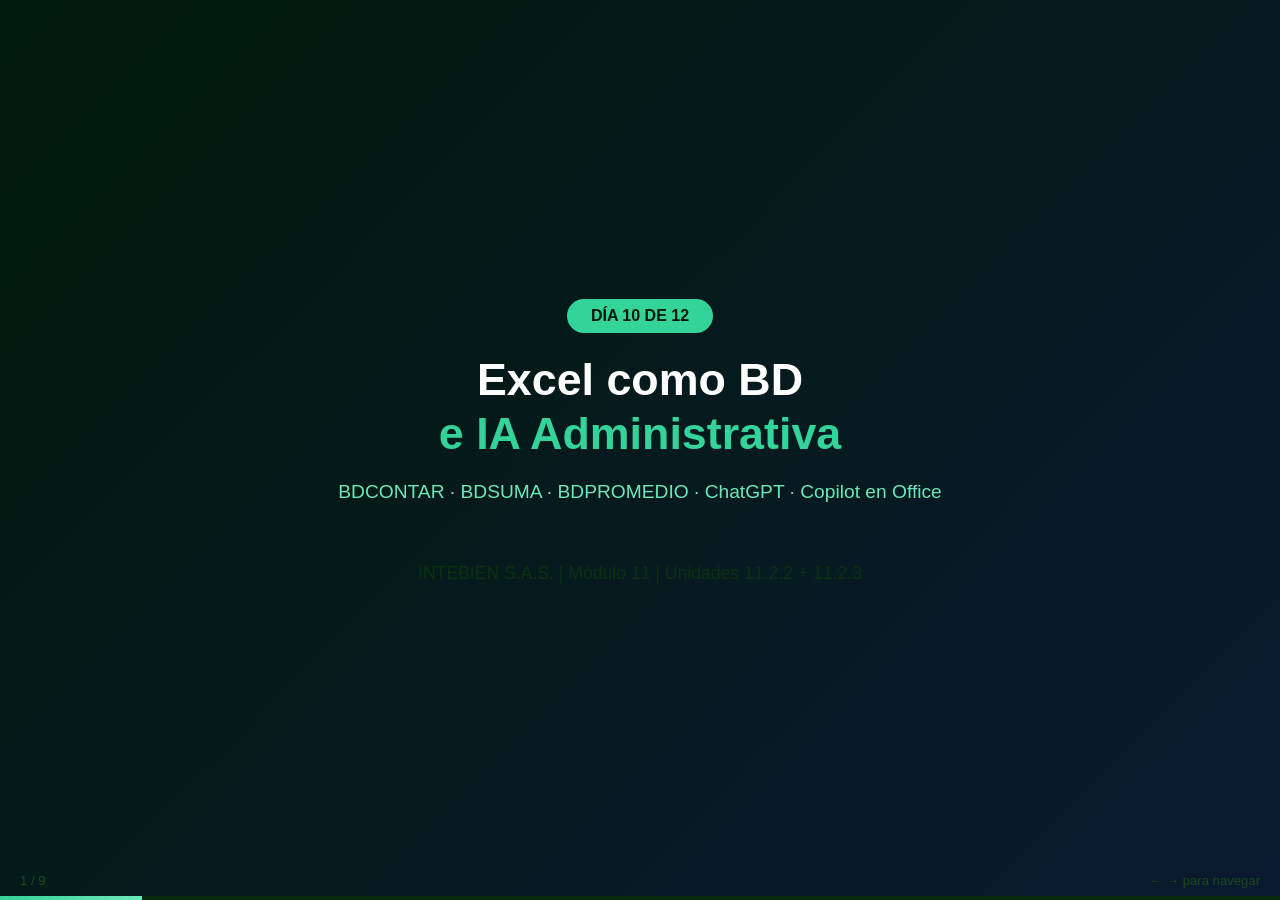
<file: dia10/dia10.html>
<!DOCTYPE html>
<html lang="es">
<head>
<meta charset="UTF-8">
<title>Día 10 — Excel como BD e IA Administrativa | Módulo 11</title>
<style>
*{margin:0;padding:0;box-sizing:border-box}
body{font-family:'Segoe UI',Arial,sans-serif;background:#0d1b2a;color:#e0e6ed;height:100vh;overflow:hidden}
.slide{display:none;position:absolute;inset:0;padding:55px 75px;flex-direction:column;justify-content:center}
.slide.active{display:flex}
.slide.portada{background:linear-gradient(135deg,#001a0a 0%,#0a1a30 100%);text-align:center;align-items:center}
.slide.tema{background:#0d1b2a}
.slide.practica{background:#030d06}
.slide.resumen{background:linear-gradient(135deg,#030d06 0%,#0d1b2a 100%)}
h1.titulo{font-size:2.8em;color:#fff;margin-bottom:16px;line-height:1.2}
h1.titulo span{color:#34d399}
.subtitulo{font-size:1.2em;color:#6ee7b7;margin-bottom:30px}
h2{font-size:1.9em;color:#34d399;margin-bottom:26px;border-bottom:2px solid #0a2a10;padding-bottom:10px}
h3{font-size:1.3em;color:#6ee7b7;margin-bottom:14px}
p{font-size:1.1em;line-height:1.7;color:#c8d8e8;margin-bottom:12px}
li{font-size:1.05em;line-height:1.8;color:#c8d8e8;margin-left:22px}
ul{margin-bottom:16px}
.dia-badge{background:#34d399;color:#001a06;padding:8px 24px;border-radius:24px;font-size:1em;font-weight:700;margin-bottom:20px;display:inline-block}
.cols{display:grid;grid-template-columns:1fr 1fr;gap:36px;margin-top:8px}
.box{background:#0a2a10;border-radius:10px;padding:22px;border-left:4px solid #34d399}
.box.blue{border-left-color:#38bdf8;background:#0a1a2a}
.box.purple{border-left-color:#c084fc;background:#1a0a30}
.box.orange{border-left-color:#fb923c;background:#1a1020}
.box.yellow{border-left-color:#f0b429;background:#1a1500}
.box h3{font-size:1.1em;margin-bottom:10px}
.callout{background:#0a2a10;border:1px solid #34d399;border-radius:9px;padding:18px 22px;margin:16px 0;font-size:1.02em}
.callout.blue{background:#0a1a2a;border-color:#38bdf8}
.callout.purple{background:#1a0a30;border-color:#c084fc}
.callout.warn{background:#1a1500;border-color:#f0b429}
.callout.red{background:#2a1010;border-color:#e05050}
.callout strong{color:#34d399}
.callout.blue strong{color:#38bdf8}
.callout.purple strong{color:#c084fc}
.callout.warn strong{color:#f0b429}
.callout.red strong{color:#e05050}
.check-list li{list-style:none;padding-left:6px;margin-bottom:7px}
.check-list li::before{content:'✓ ';color:#34d399;font-weight:700}
.x-list li{list-style:none;padding-left:6px;margin-bottom:7px}
.x-list li::before{content:'✗ ';color:#e05050;font-weight:700}
.num-list{counter-reset:item}
.num-list li{list-style:none;margin-bottom:10px;display:flex;align-items:flex-start;gap:12px}
.num-list li::before{counter-increment:item;content:counter(item);background:#34d399;color:#001a06;min-width:28px;height:28px;border-radius:50%;display:inline-flex;align-items:center;justify-content:center;font-weight:700;font-size:0.88em;flex-shrink:0}
table{width:100%;border-collapse:collapse;margin:14px 0;font-size:0.92em}
th{background:#0a2a10;color:#6ee7b7;padding:9px 13px;text-align:left}
td{padding:9px 13px;border-bottom:1px solid #0a1a10;color:#c8d8e8}
.code{background:#020a04;border:1px solid #0a2a10;border-radius:8px;padding:18px;font-family:'Courier New',monospace;font-size:1em;color:#79c0ff;margin:12px 0;line-height:1.8}
.code .fn{color:#34d399}
.code .comment{color:#8b949e}
.code .str{color:#a5d6ff}
/* AI chat mock */
.chat-bubble{max-width:85%;margin-bottom:12px;padding:14px 18px;border-radius:12px;font-size:0.88em;line-height:1.6}
.chat-user{background:#0a2a10;border:1px solid #34d399;color:#c8d8e8;margin-left:auto;border-radius:12px 12px 2px 12px}
.chat-ai{background:#0a1a2a;border:1px solid #38bdf8;color:#c8d8e8;margin-right:auto;border-radius:12px 12px 12px 2px}
.chat-label{font-size:0.75em;margin-bottom:4px}
.chat-label.user{color:#6ee7b7;text-align:right}
.chat-label.ai{color:#7dd3fc}
/* Prompt boxes */
.prompt-box{background:#020a04;border:1px solid #34d399;border-radius:8px;padding:16px;margin-bottom:12px;font-family:'Courier New',monospace;font-size:0.88em;color:#a0f0c0;line-height:1.6}
.prompt-box .label{color:#34d399;font-family:'Segoe UI',sans-serif;font-size:0.8em;margin-bottom:6px;font-weight:700}
.progress{position:fixed;bottom:0;left:0;right:0;height:4px;background:#0a2a10}
.progress-bar{height:100%;background:linear-gradient(90deg,#34d399,#6ee7b7);transition:width 0.3s}
.nav-info{position:fixed;bottom:12px;right:20px;color:#1a4a1a;font-size:0.82em}
.slide-counter{position:fixed;bottom:12px;left:20px;color:#1a4a1a;font-size:0.82em}
</style>
</head>
<body>

<div class="slide portada active">
  <span class="dia-badge">DÍA 10 DE 12</span>
  <h1 class="titulo">Excel como BD<br><span>e IA Administrativa</span></h1>
  <p class="subtitulo">BDCONTAR · BDSUMA · BDPROMEDIO · ChatGPT · Copilot en Office</p>
  <p style="color:#0a3010;margin-top:20px">INTEBIEN S.A.S. | Módulo 11 | Unidades 11.2.2 + 11.2.3</p>
</div>

<div class="slide tema">
  <h2>Funciones de Base de Datos en Excel — La Serie BD</h2>
  <p>Las funciones BD (base de datos) de Excel filtran y calculan sobre rangos de datos usando criterios definidos en un rango separado, similar a hacer consultas SQL.</p>
  <div class="cols">
    <div>
      <h3>Las 3 más usadas:</h3>
      <div class="code">
        <span class="comment">Estructura general:</span><br>
        =BD<span class="fn">FUNCIÓN</span>(base_datos; campo; criterios)<br><br>
        <span class="comment">Contar pedidos de Barranquilla</span><br>
        =<span class="fn">BDCONTAR</span>(A1:G100;<span class="str">"Monto"</span>;J1:J2)<br><br>
        <span class="comment">Suma de ventas de Barranquilla</span><br>
        =<span class="fn">BDSUMA</span>(A1:G100;<span class="str">"Monto"</span>;J1:J2)<br><br>
        <span class="comment">Promedio de ventas de Barranquilla</span><br>
        =<span class="fn">BDPROMEDIO</span>(A1:G100;<span class="str">"Monto"</span>;J1:J2)
      </div>
    </div>
    <div>
      <h3>Estructura del rango de criterios:</h3>
      <table>
        <tr><th>Columna J (encabezado igual a la BD)</th></tr>
        <tr><td>Ciudad &lt;-- el encabezado debe ser idéntico</td></tr>
        <tr><td>Barranquilla &lt;-- el criterio</td></tr>
      </table>
      <div class="callout" style="margin-top:14px">
        <strong>Ventaja vs SUMAR.SI:</strong> El rango de criterios puede tener múltiples condiciones en múltiples columnas. Puedes filtrar por ciudad Y por mes Y por vendedor simultáneamente, sin fórmulas anidadas complejas.
      </div>
    </div>
  </div>
</div>

<div class="slide tema">
  <h2>BDCONTAR, BDSUMA y BDMAX — Casos Prácticos</h2>
  <div class="cols">
    <div>
      <h3>Toda la familia BD:</h3>
      <table>
        <tr><th>Función</th><th>Qué calcula</th></tr>
        <tr><td style="color:#34d399">BDCONTAR</td><td>Cuenta celdas numéricas que cumplen el criterio</td></tr>
        <tr><td style="color:#34d399">BDCONTARA</td><td>Cuenta cualquier celda no vacía (texto o número)</td></tr>
        <tr><td style="color:#34d399">BDSUMA</td><td>Suma los valores que cumplen el criterio</td></tr>
        <tr><td style="color:#34d399">BDPROMEDIO</td><td>Promedio de los valores filtrados</td></tr>
        <tr><td style="color:#34d399">BDMAX</td><td>El valor más alto del filtro</td></tr>
        <tr><td style="color:#34d399">BDMIN</td><td>El valor más bajo del filtro</td></tr>
        <tr><td style="color:#34d399">BDEXTRAER</td><td>Extrae el único registro que cumple el criterio</td></tr>
      </table>
    </div>
    <div>
      <h3>Criterios múltiples (Y / O):</h3>
      <div class="callout blue">
        <strong>Criterio Y (ambas condiciones):</strong><br>
        Misma fila del criterio:
        <table style="margin-top:8px;font-size:0.85em">
          <tr><th>Ciudad</th><th>Mes</th></tr>
          <tr><td>Barranquilla</td><td>Enero</td></tr>
        </table>
        Solo cuenta filas donde Ciudad=BQ Y Mes=Enero
      </div>
      <div class="callout purple" style="margin-top:12px">
        <strong>Criterio O (cualquier condición):</strong><br>
        Filas diferentes del criterio:
        <table style="margin-top:8px;font-size:0.85em">
          <tr><th>Ciudad</th></tr>
          <tr><td>Barranquilla</td></tr>
          <tr><td>Bogotá</td></tr>
        </table>
        Cuenta filas donde Ciudad=BQ O Ciudad=Bogotá
      </div>
    </div>
  </div>
</div>

<div class="slide tema">
  <h2>Introducción a la IA — ChatGPT en la Oficina</h2>
  <div class="cols">
    <div>
      <p>ChatGPT es un asistente de inteligencia artificial conversacional. Le hablas en lenguaje natural y te ayuda a redactar, analizar, resumir, crear fórmulas y mucho más.</p>
      <div class="callout"><strong>¿Qué puede hacer por un auxiliar administrativo?</strong></div>
      <ul class="check-list">
        <li>Redactar correos profesionales y formales</li>
        <li>Resumir documentos largos</li>
        <li>Crear plantillas de informes</li>
        <li>Generar fórmulas de Excel explicadas</li>
        <li>Traducir documentos</li>
        <li>Crear listas de chequeo de procesos</li>
        <li>Responder preguntas sobre normativas</li>
        <li>Ayudar a estructurar presentaciones</li>
      </ul>
    </div>
    <div>
      <h3>Chat de ejemplo — Fórmulas en Excel:</h3>
      <div>
        <div class="chat-label user">Tú</div>
        <div class="chat-bubble chat-user">Necesito una fórmula que busque el precio de un producto en la hoja "Precios" columna B usando el código de la columna A, y si no encuentra muestre "No encontrado"</div>
      </div>
      <div style="margin-top:8px">
        <div class="chat-label ai">ChatGPT</div>
        <div class="chat-bubble chat-ai">
          Usa esta fórmula:<br>
          <code style="color:#34d399">=IFERROR(BUSCARV(A2,Precios!A:B,2,0),"No encontrado")</code><br><br>
          Explicación: BUSCARV busca el valor de A2 en la hoja Precios, trae la columna 2 (precios), y si no lo encuentra, IFERROR captura el error y muestra "No encontrado".
        </div>
      </div>
    </div>
  </div>
</div>

<div class="slide tema">
  <h2>Prompts Efectivos — Cómo Hablarle a la IA</h2>
  <p>Un "prompt" es la instrucción que le das a la IA. Un buen prompt = una respuesta útil. Un prompt vago = respuesta vaga.</p>
  <div class="cols">
    <div>
      <h3>Estructura de un buen prompt:</h3>
      <div class="callout blue"><strong>Contexto + Tarea + Formato</strong></div>
      <div class="prompt-box">
        <div class="label">PROMPT BÁSICO (resultado mediocre):</div>
        "Escribe un correo de cobro."
      </div>
      <div class="prompt-box">
        <div class="label">PROMPT EFECTIVO (resultado útil):</div>
        "Eres el auxiliar de cartera de ADMIN CARIBE S.A.S. en Barranquilla. Escribe un correo formal y cordial para el cliente Juan García que tiene una factura de $2.4 millones vencida desde hace 30 días. El tono debe ser profesional pero amigable, recordándole que puede pagar por transferencia o en oficina. Máximo 150 palabras."
      </div>
    </div>
    <div>
      <h3>Prompts útiles para la oficina:</h3>
      <div class="prompt-box">
        <div class="label">Para crear listas:</div>
        "Dame una lista de verificación de 10 pasos para el cierre contable mensual de una empresa pequeña en Colombia."
      </div>
      <div class="prompt-box">
        <div class="label">Para resumir:</div>
        "Resume este documento de 5 páginas en 5 puntos clave de máximo 2 líneas cada uno: [pegar el texto]"
      </div>
      <div class="prompt-box">
        <div class="label">Para mejorar texto:</div>
        "Mejora la redacción de este párrafo, manteniendo el significado pero haciéndolo más profesional y formal: [tu texto]"
      </div>
    </div>
  </div>
</div>

<div class="slide tema">
  <h2>Microsoft Copilot — IA Integrada en Office</h2>
  <div class="cols">
    <div>
      <h3>Copilot en Word:</h3>
      <ul class="check-list">
        <li>Genera borradores desde una descripción</li>
        <li>Resume documentos largos en puntos</li>
        <li>Cambia el tono (formal, informal, técnico)</li>
        <li>Hace preguntas sobre el documento ("¿cuáles son las fechas clave?")</li>
      </ul>
      <h3 style="margin-top:14px">Copilot en Excel:</h3>
      <ul class="check-list">
        <li>Analiza datos y sugiere gráficos</li>
        <li>Crea fórmulas desde lenguaje natural</li>
        <li>Explica fórmulas complejas</li>
        <li>Identifica patrones y anomalías en los datos</li>
      </ul>
    </div>
    <div>
      <h3>Copilot en Outlook:</h3>
      <ul class="check-list">
        <li>Resume hilos de correo largos</li>
        <li>Redacta respuestas de correo</li>
        <li>Sugiere el tono apropiado</li>
        <li>Prepara para reuniones (resume emails previos)</li>
      </ul>
      <div class="callout warn" style="margin-top:14px">
        <strong>Disponibilidad:</strong> Copilot requiere licencia Microsoft 365 Copilot (adicional al plan estándar). Muchas empresas grandes lo están adoptando en 2025. Como auxiliar, conocer su existencia y cómo funciona es diferenciador.
      </div>
      <div class="callout blue" style="margin-top:10px">
        <strong>Alternativa gratuita:</strong> Copilot.microsoft.com es gratuito para uso general (sin integración directa con Office, pero muy útil).
      </div>
    </div>
  </div>
</div>

<div class="slide tema">
  <h2>Ética y Límites del Uso de IA</h2>
  <div class="cols">
    <div>
      <h3>Lo que SÍ está bien:</h3>
      <ul class="check-list">
        <li>Usar IA para redactar borradores que tú revisas y apruebas</li>
        <li>Pedir ayuda con fórmulas o explicaciones técnicas</li>
        <li>Resumir documentos públicos</li>
        <li>Generar ideas o estructuras de trabajo</li>
        <li>Traducir documentos internos</li>
        <li>Aprender sobre temas que no conoces</li>
      </ul>
    </div>
    <div>
      <h3>Lo que NO debes hacer:</h3>
      <ul class="x-list">
        <li>Compartir datos personales de clientes/empleados con IA pública</li>
        <li>Enviar información confidencial de la empresa a ChatGPT</li>
        <li>Presentar el output de IA sin revisarlo como si fuera tuyo</li>
        <li>Confiar ciegamente: la IA puede inventar datos incorrectos</li>
        <li>Usar IA para falsificar documentos oficiales</li>
        <li>Usar IA para tomar decisiones que afectan a personas sin supervisión humana</li>
      </ul>
      <div class="callout red" style="margin-top:10px">
        <strong>Ley 1581 de 2012 + Decreto 1377:</strong> Compartir datos personales colombianos (cédulas, salarios, datos médicos) con sistemas externos sin autorización es una infracción de protección de datos. Usa datos ficticios o anonimizados al entrenar prompts.
      </div>
    </div>
  </div>
</div>

<div class="slide practica">
  <h2>Actividad Integradora — 65 min</h2>
  <div class="callout blue"><strong>Proyecto:</strong> Crear un panel de análisis de ADMIN CARIBE con funciones BD + usar IA para automatizar tareas administrativas.</div>
  <div class="cols">
    <div>
      <h3>Parte 1 — Funciones BD en Excel (30 min):</h3>
      <ul class="num-list">
        <li>En el archivo de ventas de ADMIN CARIBE, crea un rango de criterios en columnas separadas (K:M)</li>
        <li>Crea un panel de análisis con: BDSUMA por ciudad, BDCONTAR por vendedor, BDPROMEDIO por mes, BDMAX de venta individual</li>
        <li>Cambia los criterios y observa cómo el panel se actualiza automáticamente</li>
      </ul>
    </div>
    <div>
      <h3>Parte 2 — Tareas con IA (35 min):</h3>
      <ul class="num-list">
        <li>Usar ChatGPT o Copilot para generar un correo de cobro para un cliente vencido de ADMIN CARIBE</li>
        <li>Pedirle a la IA que cree un proceso de 8 pasos para el cierre de mes del área de ventas</li>
        <li>Pedir a la IA que explique la fórmula INDICE+COINCIDIR que usamos el Día 2</li>
        <li>Generar con IA un borrador del "Resumen Ejecutivo" de los resultados del trimestre</li>
        <li>Revisar, corregir y personalizar cada respuesta antes de guardarla</li>
      </ul>
      <div class="callout warn" style="margin-top:8px">
        <strong>Usar datos ficticios de ADMIN CARIBE</strong> — nunca datos reales de personas reales.
      </div>
    </div>
  </div>
</div>

<div class="slide resumen">
  <h2>Resumen del Día 10</h2>
  <div class="cols">
    <div>
      <h3>Lo que aprendimos:</h3>
      <ul class="check-list">
        <li>Funciones BD: BDCONTAR, BDSUMA, BDPROMEDIO, BDMAX</li>
        <li>Criterios Y / O con rangos múltiples</li>
        <li>ChatGPT para tareas administrativas reales</li>
        <li>Estructura de prompts efectivos</li>
        <li>Microsoft Copilot en Word, Excel y Outlook</li>
        <li>Ética y límites del uso de IA</li>
        <li>Protección de datos personales con IA</li>
      </ul>
    </div>
    <div>
      <h3>Los últimos dos días:</h3>
      <div class="box">
        <h3>Día 11 — Automatización e IA Avanzada</h3>
        <ul>
          <li>IA para automatizar flujos de trabajo</li>
          <li>Tendencias en herramientas ofimáticas 2025-2026</li>
          <li>Taller proyecto integrador (ensamblaje final)</li>
          <li>Preparación para evaluación y exposición</li>
        </ul>
      </div>
      <div class="box blue" style="margin-top:12px">
        <h3>Día 12 — Cierre y Evaluación</h3>
        <ul>
          <li>Exposición de proyectos (5 min por grupo)</li>
          <li>Evaluación práctica individual</li>
          <li>Retroalimentación y portafolio final</li>
        </ul>
      </div>
    </div>
  </div>
</div>

<div class="progress"><div class="progress-bar" id="pb"></div></div>
<div class="slide-counter" id="sc">1 / 9</div>
<div class="nav-info">← → para navegar</div>
<script>
const slides=document.querySelectorAll('.slide');const total=slides.length;let cur=0;
function show(n){slides[cur].classList.remove('active');cur=(n+total)%total;slides[cur].classList.add('active');document.getElementById('pb').style.width=((cur+1)/total*100)+'%';document.getElementById('sc').textContent=(cur+1)+' / '+total;}
document.addEventListener('keydown',e=>{if(e.key==='ArrowRight'||e.key===' '||e.key==='PageDown')show(cur+1);if(e.key==='ArrowLeft'||e.key==='PageUp')show(cur-1);if(e.key==='Home')show(0);if(e.key==='End')show(total-1);});
document.addEventListener('click',e=>{if(e.clientX>window.innerWidth/2)show(cur+1);else show(cur-1);});show(0);
</script>
</body>
</html>
</file>
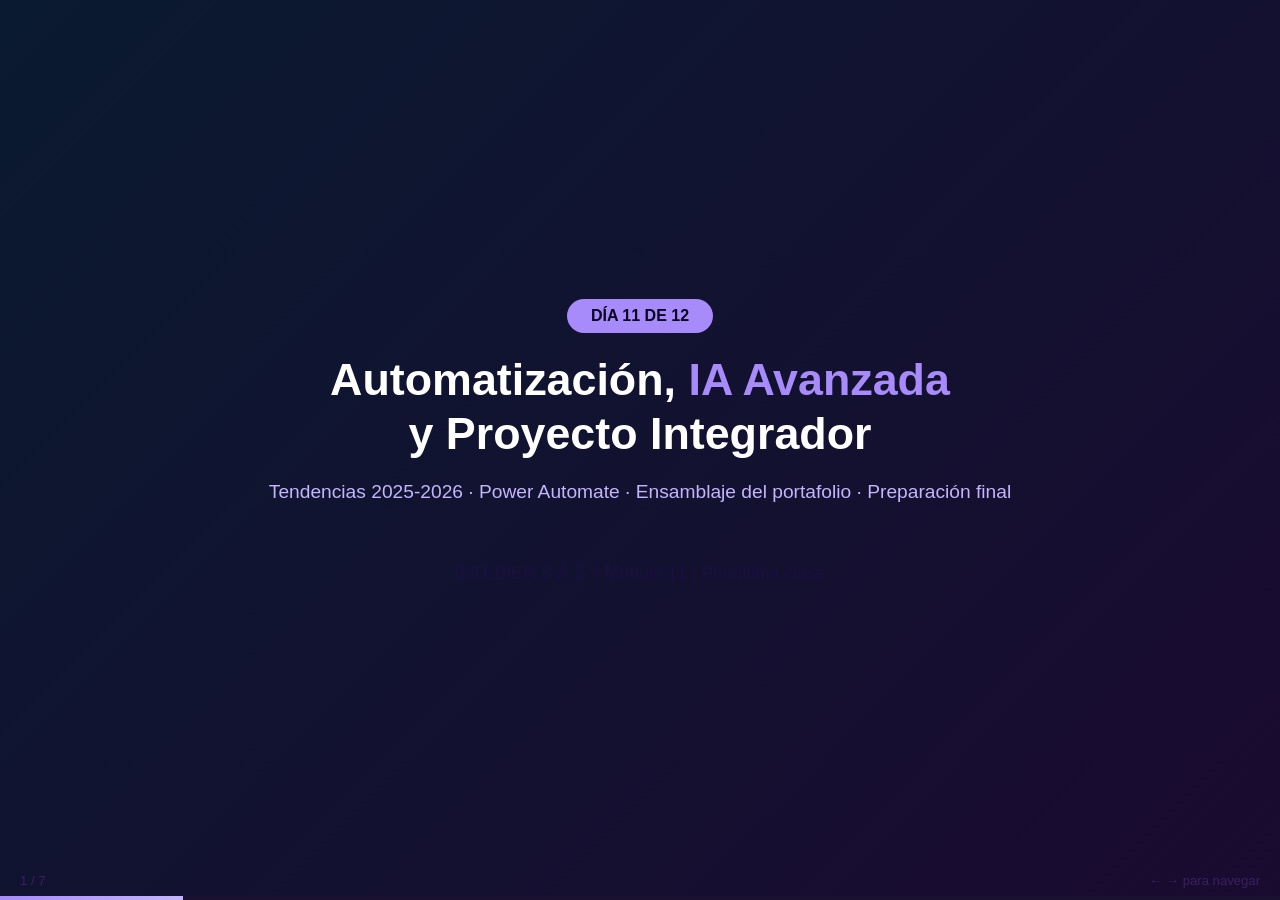
<file: dia11/dia11.html>
<!DOCTYPE html>
<html lang="es">
<head>
<meta charset="UTF-8">
<title>Día 11 — Automatización, IA Avanzada y Proyecto | Módulo 11</title>
<style>
*{margin:0;padding:0;box-sizing:border-box}
body{font-family:'Segoe UI',Arial,sans-serif;background:#0d1b2a;color:#e0e6ed;height:100vh;overflow:hidden}
.slide{display:none;position:absolute;inset:0;padding:55px 75px;flex-direction:column;justify-content:center}
.slide.active{display:flex}
.slide.portada{background:linear-gradient(135deg,#0a1a30 0%,#1a0a30 100%);text-align:center;align-items:center}
.slide.tema{background:#0d1b2a}
.slide.practica{background:#080d18}
.slide.resumen{background:linear-gradient(135deg,#080d18 0%,#0d1b2a 100%)}
h1.titulo{font-size:2.8em;color:#fff;margin-bottom:16px;line-height:1.2}
h1.titulo span{color:#a78bfa}
.subtitulo{font-size:1.2em;color:#c4b5fd;margin-bottom:30px}
h2{font-size:1.9em;color:#a78bfa;margin-bottom:26px;border-bottom:2px solid #1a1030;padding-bottom:10px}
h3{font-size:1.3em;color:#c4b5fd;margin-bottom:14px}
p{font-size:1.1em;line-height:1.7;color:#c8d8e8;margin-bottom:12px}
li{font-size:1.05em;line-height:1.8;color:#c8d8e8;margin-left:22px}
ul{margin-bottom:16px}
.dia-badge{background:#a78bfa;color:#0a0020;padding:8px 24px;border-radius:24px;font-size:1em;font-weight:700;margin-bottom:20px;display:inline-block}
.cols{display:grid;grid-template-columns:1fr 1fr;gap:36px;margin-top:8px}
.cols3{display:grid;grid-template-columns:1fr 1fr 1fr;gap:26px;margin-top:8px}
.box{background:#1a1030;border-radius:10px;padding:22px;border-left:4px solid #a78bfa}
.box.green{border-left-color:#1ab87a;background:#0a2a1a}
.box.blue{border-left-color:#38bdf8;background:#0a1a2a}
.box.orange{border-left-color:#fb923c;background:#1a1020}
.box.teal{border-left-color:#34d399;background:#0a2a1a}
.box h3{font-size:1.1em;margin-bottom:10px}
.callout{background:#1a1030;border:1px solid #a78bfa;border-radius:9px;padding:18px 22px;margin:16px 0;font-size:1.02em}
.callout.green{background:#0a2a1a;border-color:#1ab87a}
.callout.tip{background:#0a1a2a;border-color:#38bdf8}
.callout.warn{background:#1a1500;border-color:#f0b429}
.callout strong{color:#a78bfa}
.callout.green strong{color:#1ab87a}
.callout.tip strong{color:#38bdf8}
.callout.warn strong{color:#f0b429}
.check-list li{list-style:none;padding-left:6px;margin-bottom:7px}
.check-list li::before{content:'✓ ';color:#1ab87a;font-weight:700}
.num-list{counter-reset:item}
.num-list li{list-style:none;margin-bottom:10px;display:flex;align-items:flex-start;gap:12px}
.num-list li::before{counter-increment:item;content:counter(item);background:#a78bfa;color:#0a0020;min-width:28px;height:28px;border-radius:50%;display:inline-flex;align-items:center;justify-content:center;font-weight:700;font-size:0.88em;flex-shrink:0}
table{width:100%;border-collapse:collapse;margin:14px 0;font-size:0.92em}
th{background:#1a1030;color:#c4b5fd;padding:9px 13px;text-align:left}
td{padding:9px 13px;border-bottom:1px solid #1a1030;color:#c8d8e8}
/* Trend cards */
.trend-grid{display:grid;grid-template-columns:1fr 1fr 1fr;gap:14px;margin:14px 0}
.trend-card{background:#1a1030;border-radius:10px;padding:16px;border-top:3px solid #a78bfa;text-align:center}
.trend-card .icon{font-size:2em;margin-bottom:8px}
.trend-card h4{color:#c4b5fd;font-size:0.9em;margin-bottom:6px}
.trend-card p{font-size:0.78em;color:#9090b0;margin:0;line-height:1.4}
/* Timeline */
.timeline{margin:16px 0}
.tl-item{display:flex;gap:16px;margin-bottom:16px;align-items:flex-start}
.tl-dot{width:14px;height:14px;background:#a78bfa;border-radius:50%;flex-shrink:0;margin-top:5px}
.tl-content h4{color:#c4b5fd;font-size:1em;margin-bottom:4px}
.tl-content p{font-size:0.88em;color:#9090b0;margin:0}
/* Portfolio rubric */
.rubric-row{display:flex;justify-content:space-between;align-items:center;padding:10px 0;border-bottom:1px solid #1a1030}
.rubric-row:last-child{border-bottom:none}
.rubric-item{color:#c8d8e8;font-size:0.95em}
.rubric-pct{color:#a78bfa;font-weight:700;font-size:1.1em}
.progress{position:fixed;bottom:0;left:0;right:0;height:4px;background:#1a1030}
.progress-bar{height:100%;background:linear-gradient(90deg,#a78bfa,#c4b5fd);transition:width 0.3s}
.nav-info{position:fixed;bottom:12px;right:20px;color:#3a2060;font-size:0.82em}
.slide-counter{position:fixed;bottom:12px;left:20px;color:#3a2060;font-size:0.82em}
</style>
</head>
<body>

<div class="slide portada active">
  <span class="dia-badge">DÍA 11 DE 12</span>
  <h1 class="titulo">Automatización, <span>IA Avanzada</span><br>y Proyecto Integrador</h1>
  <p class="subtitulo">Tendencias 2025-2026 · Power Automate · Ensamblaje del portafolio · Preparación final</p>
  <p style="color:#1a1040;margin-top:20px">INTEBIEN S.A.S. | Módulo 11 | Penúltima clase</p>
</div>

<div class="slide tema">
  <h2>Tendencias Ofimáticas 2025-2026</h2>
  <p>El mundo laboral evoluciona rápido. Estas son las herramientas y tendencias que dominarán el trabajo de oficina en los próximos años.</p>
  <div class="trend-grid">
    <div class="trend-card">
      <div class="icon">🤖</div>
      <h4>Copilots y Asistentes IA</h4>
      <p>IA integrada en todas las herramientas: Office, Google Workspace, Slack. Redacción, análisis y presentaciones asistidas.</p>
    </div>
    <div class="trend-card">
      <div class="icon">☁️</div>
      <h4>Todo en la Nube</h4>
      <p>Google Drive, OneDrive, SharePoint. Los documentos ya no viven en un solo computador — se acceden desde cualquier dispositivo.</p>
    </div>
    <div class="trend-card">
      <div class="icon">🔄</div>
      <h4>Automatización Low-Code</h4>
      <p>Power Automate, Zapier, Make. Automatizar tareas repetitivas sin programar: recibir un correo → actualizar Excel → notificar.</p>
    </div>
    <div class="trend-card">
      <div class="icon">📊</div>
      <h4>Datos en Tiempo Real</h4>
      <p>Power BI, Looker Studio, Tableau. Dashboards que se actualizan solos con datos del sistema en tiempo real.</p>
    </div>
    <div class="trend-card">
      <div class="icon">🤝</div>
      <h4>Colaboración Remota</h4>
      <p>Teams, Zoom, Notion. El trabajo híbrido exige herramientas de colaboración en tiempo real entre personas remotas.</p>
    </div>
    <div class="trend-card">
      <div class="icon">🔒</div>
      <h4>Ciberseguridad Básica</h4>
      <p>El auxiliar necesita saber: gestión de contraseñas, phishing, datos en la nube, y qué no compartir en redes corporativas.</p>
    </div>
  </div>
  <div class="callout green" style="margin-top:10px"><strong>Para el auxiliar administrativo de Barranquilla 2026:</strong> Manejar estas herramientas es ya un requisito básico, no un diferencial. El diferencial es dominarlas con profundidad.</div>
</div>

<div class="slide tema">
  <h2>Power Automate — Automatizar Sin Programar</h2>
  <div class="cols">
    <div>
      <p>Power Automate (parte de Microsoft 365) permite crear flujos de trabajo automáticos entre aplicaciones. Si pasa A → entonces B.</p>
      <div class="callout">
        <strong>Flujo ejemplo básico:</strong><br>
        Cuando llega un correo con "Factura" en el asunto → guardar el adjunto automáticamente en la carpeta "Facturas" de OneDrive → enviar notificación por Teams al contador.
      </div>
      <h3 style="margin-top:14px">Casos de uso en administración:</h3>
      <ul class="check-list">
        <li>Cuando se llena un formulario de pedido → crear fila en Excel automáticamente</li>
        <li>Cuando una celda de Excel supera un valor → enviar alerta por correo</li>
        <li>Cada lunes a las 8am → enviar reporte de ventas del mes</li>
        <li>Cuando se agrega un archivo a una carpeta → notificar al equipo</li>
      </ul>
    </div>
    <div>
      <h3>Alternativas gratuitas:</h3>
      <div class="box blue" style="margin-bottom:12px">
        <h3>Zapier (Freemium)</h3>
        <p>Conecta 5000+ aplicaciones. Muy popular para conectar CRM, correo, hojas de cálculo y más. Sin programar.</p>
      </div>
      <div class="box" style="margin-bottom:12px">
        <h3>Make (antes Integromat)</h3>
        <p>Más visual y potente que Zapier. Permite ramificaciones y condiciones. Plan gratuito disponible.</p>
      </div>
      <div class="callout warn">
        <strong>Google Apps Script:</strong> Si tu empresa usa Google Workspace, Apps Script permite automatizar tareas en Gmail, Sheets y Drive con un poco de JavaScript. Muy poderoso y completamente gratuito.
      </div>
    </div>
  </div>
</div>

<div class="slide tema">
  <h2>IA Generativa en el Trabajo — Casos Avanzados</h2>
  <div class="cols">
    <div>
      <h3>Prompts avanzados para auxiliares:</h3>
      <div style="background:#1a1030;border-radius:8px;padding:14px;margin-bottom:12px;font-size:0.85em;line-height:1.6;color:#c8d8e8">
        <div style="color:#a78bfa;font-size:0.8em;margin-bottom:6px;font-weight:700">ANÁLISIS DE DATOS:</div>
        "Tengo estos datos de ventas: [pegar tabla]. Identifica los 3 insights más importantes, una anomalía y una recomendación de acción para el gerente."
      </div>
      <div style="background:#1a1030;border-radius:8px;padding:14px;margin-bottom:12px;font-size:0.85em;line-height:1.6;color:#c8d8e8">
        <div style="color:#a78bfa;font-size:0.8em;margin-bottom=6px;font-weight:700;margin-bottom:6px">AUTOMATIZACIÓN DE PROCESO:</div>
        "Soy auxiliar de facturación. Describe paso a paso un proceso de verificación de facturas antes de pagar a proveedores, incluyendo una lista de chequeo de 8 puntos."
      </div>
      <div style="background:#1a1030;border-radius:8px;padding:14px;font-size:0.85em;line-height:1.6;color:#c8d8e8">
        <div style="color:#38bdf8;font-size:0.8em;margin-bottom:6px;font-weight:700">GENERACIÓN DE PLANTILLAS:</div>
        "Crea una plantilla de acta de reunión de seguimiento de ventas para una empresa de distribución, con secciones para asistentes, compromisos anteriores, agenda y próximos pasos."
      </div>
    </div>
    <div>
      <h3>Herramientas IA especializadas para oficina:</h3>
      <table>
        <tr><th>Herramienta</th><th>Para qué</th></tr>
        <tr><td style="color:#a78bfa">ChatGPT</td><td>Redacción, análisis, fórmulas, preguntas</td></tr>
        <tr><td style="color:#a78bfa">Copilot (MS)</td><td>Integrado en Office 365</td></tr>
        <tr><td style="color:#a78bfa">Gemini (Google)</td><td>Alternativa gratuita de Google</td></tr>
        <tr><td style="color:#a78bfa">Gamma.app</td><td>Presentaciones automáticas</td></tr>
        <tr><td style="color:#a78bfa">Notion AI</td><td>Notas y documentación con IA</td></tr>
        <tr><td style="color:#a78bfa">Grammarly</td><td>Corrección y mejora de redacción</td></tr>
        <tr><td style="color:#a78bfa">DeepL</td><td>Traducción de alta calidad</td></tr>
      </table>
    </div>
  </div>
</div>

<div class="slide tema">
  <h2>El Proyecto Integrador — Qué es y Qué Debe Tener</h2>
  <p>El proyecto integrador demuestra que puedes aplicar TODAS las herramientas del módulo en un contexto laboral real. Simula lo que harás como auxiliar.</p>
  <div class="cols">
    <div>
      <h3>Componentes del proyecto:</h3>
      <div class="box green">
        <h3>1. Dashboard de Excel (.xlsm)</h3>
        <ul>
          <li>Mínimo 2 funciones avanzadas (BUSCARV, INDICE+COINCIDIR)</li>
          <li>Tabla dinámica con slicer</li>
          <li>Gráfico dinámico</li>
          <li>Al menos 1 KPI calculado</li>
          <li>Macro de actualización</li>
          <li>Datos protegidos con contraseña</li>
        </ul>
      </div>
      <div class="box blue" style="margin-top:12px">
        <h3>2. Base de Datos Access (.accdb)</h3>
        <ul>
          <li>3 tablas relacionadas</li>
          <li>Relaciones con integridad referencial</li>
          <li>1 consulta con criterios</li>
          <li>1 formulario de ingreso</li>
        </ul>
      </div>
    </div>
    <div>
      <div class="box orange">
        <h3>3. Presentación Ejecutiva (.pptx)</h3>
        <ul>
          <li>8-10 slides sobre ADMIN CARIBE</li>
          <li>Patrón de diapositiva configurado</li>
          <li>Al menos 2 gráficos del dashboard</li>
          <li>Notas del presentador escritas</li>
          <li>Transiciones consistentes</li>
        </ul>
      </div>
      <div class="box teal" style="margin-top:12px">
        <h3>4. Documento IA (.pdf)</h3>
        <ul>
          <li>Correo de cobro generado con IA y revisado</li>
          <li>Lista de chequeo de proceso generada con IA</li>
          <li>Reflexión de 1 página: ¿qué aprendí con la IA?</li>
        </ul>
      </div>
      <div class="callout" style="margin-top:12px">
        <strong>Presentación:</strong> 5 minutos en el Día 12 explicando el dashboard y la presentación.
      </div>
    </div>
  </div>
</div>

<div class="slide practica">
  <h2>Taller — Ensamblaje Final del Proyecto (90 min)</h2>
  <div class="callout tip"><strong>Este es el tiempo dedicado exclusivamente a trabajar en el proyecto integrador. Hoy terminas todo lo que sea posible.</strong></div>
  <div class="cols">
    <div>
      <h3>Checklist de revisión:</h3>
      <div class="rubric-row">
        <div class="rubric-item">Dashboard Excel completo</div>
        <div class="rubric-pct">25%</div>
      </div>
      <div class="rubric-row">
        <div class="rubric-item">BD Access con relaciones</div>
        <div class="rubric-pct">20%</div>
      </div>
      <div class="rubric-row">
        <div class="rubric-item">Presentación PowerPoint</div>
        <div class="rubric-pct">25%</div>
      </div>
      <div class="rubric-row">
        <div class="rubric-item">Documento IA y reflexión</div>
        <div class="rubric-pct">15%</div>
      </div>
      <div class="rubric-row">
        <div class="rubric-item">Exposición oral Día 12</div>
        <div class="rubric-pct">15%</div>
      </div>
    </div>
    <div>
      <h3>Orden de trabajo recomendado:</h3>
      <ul class="num-list">
        <li>Verifica que el Dashboard de Excel esté completo y la macro funcione</li>
        <li>Completa la BD de Access con los 10 pedidos y crea el informe</li>
        <li>Revisa la presentación PPT: errores, formato, notas del presentador</li>
        <li>Crea/revisa el documento de tareas con IA</li>
        <li>Ensaya tu presentación oral de 5 minutos (con timer)</li>
      </ul>
      <div class="callout warn" style="margin-top:16px">
        <strong>Mañana es el Día 12:</strong> Llega con todos los archivos listos en USB y en la nube. El Día 12 no hay tiempo de hacer correcciones — es presentación y evaluación.
      </div>
    </div>
  </div>
</div>

<div class="slide resumen">
  <h2>Preparación para el Día 12 — Checklist Final</h2>
  <div class="cols">
    <div>
      <h3>Archivos que debes llevar mañana:</h3>
      <ul class="check-list">
        <li>Dashboard_AdminCaribe_TuNombre.xlsm</li>
        <li>AdminCaribe_BD.accdb</li>
        <li>Presentacion_AdminCaribe_TuNombre.pptx</li>
        <li>Tareas_IA_TuNombre.pdf</li>
        <li>Carpeta comprimida (ZIP) con todo</li>
        <li>Copia de seguridad en OneDrive/Google Drive</li>
      </ul>
      <div class="callout warn" style="margin-top:14px">
        <strong>Llega 10 minutos antes:</strong> El Día 12 arrancamos a tiempo. Necesitamos conectar el computador, verificar que los archivos abran, y organizarnos para la evaluación.
      </div>
    </div>
    <div>
      <h3>Agenda del Día 12:</h3>
      <div class="timeline">
        <div class="tl-item">
          <div class="tl-dot"></div>
          <div class="tl-content"><h4>00:00 - 00:10 → Verificación de archivos</h4><p>Cada estudiante verifica que sus archivos abren correctamente.</p></div>
        </div>
        <div class="tl-item">
          <div class="tl-dot"></div>
          <div class="tl-content"><h4>00:10 - 01:00 → Exposiciones (5 min c/u)</h4><p>Cada estudiante presenta su dashboard y presentación.</p></div>
        </div>
        <div class="tl-item">
          <div class="tl-dot"></div>
          <div class="tl-content"><h4>01:00 - 01:30 → Evaluación práctica</h4><p>Ejercicio cronometrado individual: una tarea específica en Excel o Access.</p></div>
        </div>
        <div class="tl-item">
          <div class="tl-dot"></div>
          <div class="tl-content"><h4>01:30 - 02:00 → Cierre y retroalimentación</h4><p>Reflexión del módulo, notas finales, próximos pasos.</p></div>
        </div>
      </div>
    </div>
  </div>
</div>

<div class="progress"><div class="progress-bar" id="pb"></div></div>
<div class="slide-counter" id="sc">1 / 8</div>
<div class="nav-info">← → para navegar</div>
<script>
const slides=document.querySelectorAll('.slide');const total=slides.length;let cur=0;
function show(n){slides[cur].classList.remove('active');cur=(n+total)%total;slides[cur].classList.add('active');document.getElementById('pb').style.width=((cur+1)/total*100)+'%';document.getElementById('sc').textContent=(cur+1)+' / '+total;}
document.addEventListener('keydown',e=>{if(e.key==='ArrowRight'||e.key===' '||e.key==='PageDown')show(cur+1);if(e.key==='ArrowLeft'||e.key==='PageUp')show(cur-1);if(e.key==='Home')show(0);if(e.key==='End')show(total-1);});
document.addEventListener('click',e=>{if(e.clientX>window.innerWidth/2)show(cur+1);else show(cur-1);});show(0);
</script>
</body>
</html>
</file>
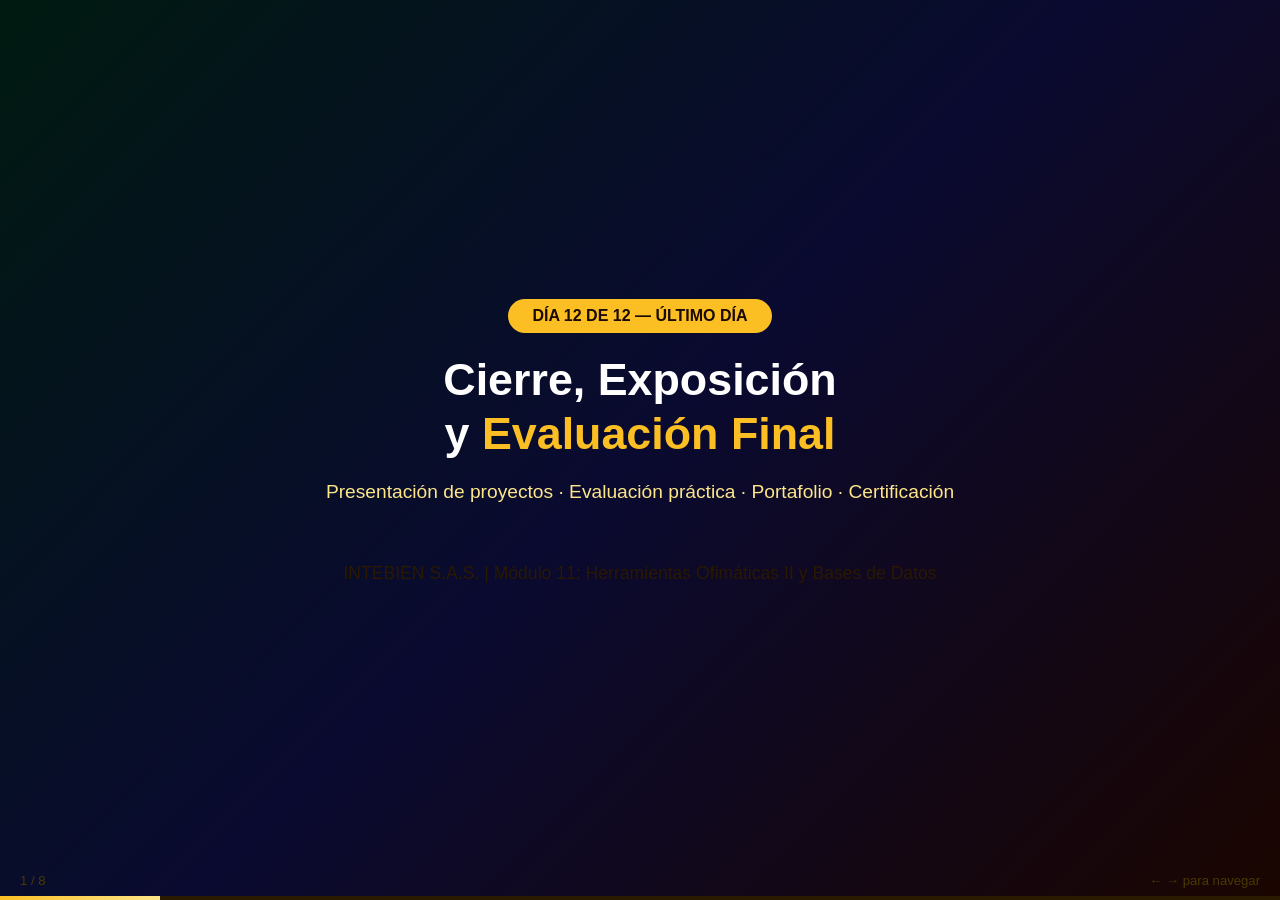
<file: dia12/dia12.html>
<!DOCTYPE html>
<html lang="es">
<head>
<meta charset="UTF-8">
<title>Día 12 — Cierre, Evaluación y Celebración | Módulo 11</title>
<style>
*{margin:0;padding:0;box-sizing:border-box}
body{font-family:'Segoe UI',Arial,sans-serif;background:#0d1b2a;color:#e0e6ed;height:100vh;overflow:hidden}
.slide{display:none;position:absolute;inset:0;padding:55px 75px;flex-direction:column;justify-content:center}
.slide.active{display:flex}
.slide.portada{background:linear-gradient(135deg,#001a10 0%,#0a0a30 50%,#1a0500 100%);text-align:center;align-items:center}
.slide.tema{background:#0d1b2a}
.slide.evaluacion{background:#060a14}
.slide.resumen{background:linear-gradient(135deg,#001a10 0%,#0a0a30 100%)}
h1.titulo{font-size:2.8em;color:#fff;margin-bottom:16px;line-height:1.2}
h1.titulo span{color:#fbbf24}
.subtitulo{font-size:1.2em;color:#fde68a;margin-bottom:30px}
h2{font-size:1.9em;color:#fbbf24;margin-bottom:26px;border-bottom:2px solid #2a1a00;padding-bottom:10px}
h3{font-size:1.3em;color:#fde68a;margin-bottom:14px}
p{font-size:1.1em;line-height:1.7;color:#c8d8e8;margin-bottom:12px}
li{font-size:1.05em;line-height:1.8;color:#c8d8e8;margin-left:22px}
ul{margin-bottom:16px}
.dia-badge{background:#fbbf24;color:#1a0a00;padding:8px 24px;border-radius:24px;font-size:1em;font-weight:700;margin-bottom:20px;display:inline-block}
.cols{display:grid;grid-template-columns:1fr 1fr;gap:36px;margin-top:8px}
.cols3{display:grid;grid-template-columns:1fr 1fr 1fr;gap:26px;margin-top:8px}
.box{background:#1a1200;border-radius:10px;padding:22px;border-left:4px solid #fbbf24}
.box.green{border-left-color:#1ab87a;background:#0a2a1a}
.box.blue{border-left-color:#38bdf8;background:#0a1a2a}
.box.purple{border-left-color:#a78bfa;background:#1a0a30}
.box.red{border-left-color:#e05050;background:#2a1010}
.box h3{font-size:1.1em;margin-bottom:10px}
.callout{background:#1a1200;border:1px solid #fbbf24;border-radius:9px;padding:18px 22px;margin:16px 0;font-size:1.02em}
.callout.green{background:#0a2a1a;border-color:#1ab87a}
.callout.blue{background:#0a1a2a;border-color:#38bdf8}
.callout.warn{background:#1a0a2a;border-color:#a78bfa}
.callout strong{color:#fbbf24}
.callout.green strong{color:#1ab87a}
.callout.blue strong{color:#38bdf8}
.callout.warn strong{color:#a78bfa}
.check-list li{list-style:none;padding-left:6px;margin-bottom:7px}
.check-list li::before{content:'✓ ';color:#1ab87a;font-weight:700}
.num-list{counter-reset:item}
.num-list li{list-style:none;margin-bottom:10px;display:flex;align-items:flex-start;gap:12px}
.num-list li::before{counter-increment:item;content:counter(item);background:#fbbf24;color:#1a0a00;min-width:28px;height:28px;border-radius:50%;display:inline-flex;align-items:center;justify-content:center;font-weight:700;font-size:0.88em;flex-shrink:0}
table{width:100%;border-collapse:collapse;margin:14px 0;font-size:0.92em}
th{background:#2a1a00;color:#fde68a;padding:9px 13px;text-align:left}
td{padding:9px 13px;border-bottom:1px solid #1a1200;color:#c8d8e8}
/* Rubric */
.rubric-table{width:100%;border-collapse:collapse;font-size:0.88em}
.rubric-table th{background:#2a1a00;color:#fde68a;padding:8px 12px;text-align:left}
.rubric-table td{padding:8px 12px;border-bottom:1px solid #1a1200;vertical-align:top;color:#c8d8e8}
.rubric-table tr:last-child td{font-weight:700;color:#fbbf24;border-top:2px solid #fbbf24}
/* Achievement cards */
.achiev-grid{display:grid;grid-template-columns:1fr 1fr 1fr 1fr;gap:14px;margin:14px 0}
.achiev-card{background:#1a1200;border-radius:10px;padding:16px;text-align:center;border:1px solid #2a1a00}
.achiev-card .icon{font-size:2.2em;margin-bottom:6px}
.achiev-card h4{color:#fbbf24;font-size:0.85em;line-height:1.3}
/* Final message */
.final-quote{background:linear-gradient(135deg,#1a1200,#0a1a30);border:1px solid #fbbf24;border-radius:12px;padding:30px 40px;text-align:center;margin:20px 0}
.final-quote p{font-size:1.25em;color:#fde68a;font-style:italic;margin:0}
.final-quote .author{color:#a0a8c0;font-size:0.9em;margin-top:12px}
/* Eval exercise */
.eval-block{background:#060a14;border:1px solid #2a1a00;border-radius:10px;padding:20px;margin-bottom:14px}
.eval-block h4{color:#fbbf24;margin-bottom:10px;font-size:1em}
.eval-timer{background:#2a1a00;padding:8px 16px;border-radius:20px;font-size:0.85em;color:#fde68a;display:inline-block;margin-bottom:10px}
.progress{position:fixed;bottom:0;left:0;right:0;height:4px;background:#2a1a00}
.progress-bar{height:100%;background:linear-gradient(90deg,#fbbf24,#fde68a);transition:width 0.3s}
.nav-info{position:fixed;bottom:12px;right:20px;color:#4a3a00;font-size:0.82em}
.slide-counter{position:fixed;bottom:12px;left:20px;color:#4a3a00;font-size:0.82em}
</style>
</head>
<body>

<div class="slide portada active">
  <span class="dia-badge">DÍA 12 DE 12 — ÚLTIMO DÍA</span>
  <h1 class="titulo">Cierre, Exposición<br>y <span>Evaluación Final</span></h1>
  <p class="subtitulo">Presentación de proyectos · Evaluación práctica · Portafolio · Certificación</p>
  <p style="color:#2a1800;margin-top:20px">INTEBIEN S.A.S. | Módulo 11: Herramientas Ofimáticas II y Bases de Datos</p>
</div>

<div class="slide tema">
  <h2>Agenda del Día Final</h2>
  <div class="cols">
    <div>
      <div class="box">
        <h3>00:00 – 00:10 → Verificación de archivos</h3>
        <p>Cada estudiante abre sus archivos y verifica que todo funciona. Conectar computador al proyector.</p>
      </div>
      <div class="box" style="margin-top:14px">
        <h3>00:10 – 01:00 → Exposiciones grupales</h3>
        <p>5 minutos por estudiante (o grupo). Presentar el dashboard y la presentación ejecutiva de ADMIN CARIBE. El instructor evalúa con la rúbrica.</p>
      </div>
      <div class="box" style="margin-top:14px">
        <h3>01:00 – 01:30 → Evaluación práctica</h3>
        <p>Ejercicio individual cronometrado. 3 tareas específicas en Excel. Cada estudiante trabaja en su computador.</p>
      </div>
    </div>
    <div>
      <div class="box blue">
        <h3>01:30 – 01:50 → Retroalimentación</h3>
        <p>El instructor comenta fortalezas y áreas de mejora del grupo. Cada estudiante recibe su nota.</p>
      </div>
      <div class="box green" style="margin-top:14px">
        <h3>01:50 – 02:00 → Cierre y próximos pasos</h3>
        <p>¿Qué sigue después del módulo? Recursos para seguir aprendiendo, certificaciones disponibles, oportunidades laborales en Barranquilla.</p>
      </div>
      <div class="callout" style="margin-top:14px"><strong>Recuerda:</strong> Deja el portafolio organizado en la carpeta antes de salir hoy. El instructor puede revisarlo hasta 3 días después para la nota final.</div>
    </div>
  </div>
</div>

<div class="slide tema">
  <h2>Rúbrica de Evaluación — Proyecto Integrador</h2>
  <table class="rubric-table">
    <tr>
      <th>Componente</th>
      <th>Descripción</th>
      <th>Puntos</th>
    </tr>
    <tr>
      <td style="color:#fbbf24">Dashboard Excel</td>
      <td>Funciones avanzadas correctas, tabla dinámica, gráfico, slicer, macro, datos protegidos</td>
      <td>25 pts</td>
    </tr>
    <tr>
      <td style="color:#fbbf24">Base de Datos Access</td>
      <td>3 tablas relacionadas, integridad referencial, consulta con criterios, formulario</td>
      <td>20 pts</td>
    </tr>
    <tr>
      <td style="color:#fbbf24">Presentación PPT</td>
      <td>Diseño profesional, patrón de diapositiva, 2+ gráficos de Excel, notas del presentador</td>
      <td>25 pts</td>
    </tr>
    <tr>
      <td style="color:#fbbf24">Tareas con IA</td>
      <td>Correo de cobro, lista de proceso, reflexión escrita sobre el uso de IA</td>
      <td>15 pts</td>
    </tr>
    <tr>
      <td style="color:#fbbf24">Exposición oral</td>
      <td>Claridad, dominio del tema, tiempo (5 min), respuesta a preguntas</td>
      <td>15 pts</td>
    </tr>
    <tr>
      <td colspan="2"><strong>TOTAL</strong></td>
      <td><strong>100 pts</strong></td>
    </tr>
  </table>
  <div class="callout green" style="margin-top:14px"><strong>Escala:</strong> 90-100: Excelente | 80-89: Bueno | 70-79: Aprobado | 60-69: Recuperación | Menos de 60: No aprobado.</div>
</div>

<div class="slide evaluacion">
  <h2>Evaluación Práctica Individual — 30 min</h2>
  <div class="callout blue"><strong>Trabaja solo. Puedes usar tus apuntes y los archivos del módulo. No puedes preguntar al compañero.</strong></div>
  <div class="cols">
    <div>
      <div class="eval-block">
        <div class="eval-timer">Tarea 1 — 10 minutos</div>
        <h4>EXCEL — Funciones Avanzadas</h4>
        <p>En el archivo eval_datos.xlsx (que entrega el instructor):<br>
        a) Usar BUSCARV para traer el nombre del vendedor desde una tabla auxiliar<br>
        b) Calcular con SUMAR.SI.CONJUNTO las ventas de Barranquilla en Enero<br>
        c) Usar PAGO para calcular la cuota de un crédito de $5M a 24 meses al 1.2% mensual</p>
      </div>
    </div>
    <div>
      <div class="eval-block">
        <div class="eval-timer">Tarea 2 — 10 minutos</div>
        <h4>TABLAS DINÁMICAS</h4>
        <p>Con los datos de ventas del archivo:<br>
        a) Crear una tabla dinámica que muestre ventas totales por ciudad y por mes<br>
        b) Agregar un slicer de Ciudad<br>
        c) Crear un gráfico de barras vinculado a la tabla</p>
      </div>
      <div class="eval-block" style="margin-top:0">
        <div class="eval-timer">Tarea 3 — 10 minutos</div>
        <h4>CRITERIO LIBRE (a elección)</h4>
        <p>Realiza UNA de las siguientes opciones:<br>
        a) Crear una consulta en Access con criterio de ciudad<br>
        b) Grabar una macro de formato<br>
        c) Usar INDICE+COINCIDIR para búsqueda bidireccional</p>
      </div>
    </div>
  </div>
</div>

<div class="slide tema">
  <h2>Todo Lo Que Aprendiste en Este Módulo</h2>
  <div class="achiev-grid">
    <div class="achiev-card">
      <div class="icon">🔍</div>
      <h4>BUSCARV, BUSCARH<br>INDICE+COINCIDIR</h4>
    </div>
    <div class="achiev-card">
      <div class="icon">📊</div>
      <h4>SUMAR.SI, CONTAR.SI<br>Funciones Condicionales</h4>
    </div>
    <div class="achiev-card">
      <div class="icon">💰</div>
      <h4>PAGO, VA, VF<br>TASA, NPER</h4>
    </div>
    <div class="achiev-card">
      <div class="icon">✏️</div>
      <h4>Funciones de Texto<br>y Matriciales</h4>
    </div>
    <div class="achiev-card">
      <div class="icon">🔄</div>
      <h4>Tablas Dinámicas<br>y Slicers</h4>
    </div>
    <div class="achiev-card">
      <div class="icon">📈</div>
      <h4>Gráficos Dinámicos<br>Power Query</h4>
    </div>
    <div class="achiev-card">
      <div class="icon">⚡</div>
      <h4>Macros y VBA<br>Básico</h4>
    </div>
    <div class="achiev-card">
      <div class="icon">🖥️</div>
      <h4>Dashboard Ejecutivo<br>con KPIs</h4>
    </div>
    <div class="achiev-card">
      <div class="icon">🎨</div>
      <h4>PowerPoint<br>Ejecutivo</h4>
    </div>
    <div class="achiev-card">
      <div class="icon">🖼️</div>
      <h4>Canva y Herramientas<br>Alternativas</h4>
    </div>
    <div class="achiev-card">
      <div class="icon">🗄️</div>
      <h4>Bases de Datos<br>Access</h4>
    </div>
    <div class="achiev-card">
      <div class="icon">🤖</div>
      <h4>ChatGPT, Copilot<br>e IA Administrativa</h4>
    </div>
  </div>
</div>

<div class="slide tema">
  <h2>¿Qué Sigue Después del Módulo?</h2>
  <div class="cols">
    <div>
      <h3>Certificaciones recomendadas:</h3>
      <div class="box">
        <h3>Microsoft Office Specialist (MOS)</h3>
        <p>Certificación oficial de Microsoft para Excel y Word. Muy reconocida por empleadores colombianos. Se presenta en línea o en centros autorizados.</p>
        <p style="color:#fbbf24">Costo estimado: USD 100-150 por examen</p>
      </div>
      <div class="box blue" style="margin-top:12px">
        <h3>Google Workspace Certified</h3>
        <p>Certificación de Google para Drive, Sheets, Slides. Completamente gratuita para el examen de práctica. Muy valorada en startups y empresas digitales.</p>
      </div>
      <div class="box purple" style="margin-top:12px">
        <h3>Power BI Data Analyst (PL-300)</h3>
        <p>El siguiente nivel después de Excel avanzado. Dashboards más poderosos, conexión a múltiples fuentes de datos.</p>
      </div>
    </div>
    <div>
      <h3>Recursos gratuitos para seguir aprendiendo:</h3>
      <ul class="check-list">
        <li><strong>Microsoft Learn:</strong> Cursos gratuitos de Excel, Access y Power BI</li>
        <li><strong>Coursera / edX:</strong> Cursos de análisis de datos (con subsidio para Colombia)</li>
        <li><strong>YouTube — ExcelTotal:</strong> Canal en español, el mejor de Excel en Latinoamérica</li>
        <li><strong>YouTube — Dot CSV:</strong> IA y machine learning en español</li>
        <li><strong>LinkedIn Learning:</strong> Cursos de Office y habilidades blandas</li>
        <li><strong>GCFAprendeLibre:</strong> Gratuito, en español, muy didáctico</li>
      </ul>
      <div class="callout green" style="margin-top:14px"><strong>Mercado laboral Barranquilla:</strong> Empleos de auxiliar contable/administrativo que exigen Excel avanzado pagan entre $1.5M y $2.8M en 2025. Los que tienen análisis de datos o Power BI llegan a $3.5M+.</div>
    </div>
  </div>
</div>

<div class="slide resumen">
  <h2>Portafolio — Tu Mejor Carta de Presentación</h2>
  <div class="cols">
    <div>
      <h3>Qué debe tener tu portafolio:</h3>
      <ul class="check-list">
        <li>Dashboard_AdminCaribe_TuNombre.xlsm</li>
        <li>AdminCaribe_BD.accdb</li>
        <li>Presentacion_AdminCaribe_TuNombre.pptx</li>
        <li>Tareas_IA_TuNombre.pdf</li>
        <li>Captura de pantalla del diagrama de relaciones</li>
        <li>Captura del dashboard con slicers activos</li>
        <li>PDF de la presentación (respaldo)</li>
      </ul>
      <div class="callout warn" style="margin-top:14px"><strong>Sube todo a Google Drive o OneDrive:</strong> Ten un link compartible de tu carpeta de portafolio. En una entrevista de trabajo, puedes compartir el link al entrevistador en segundos.</div>
    </div>
    <div>
      <h3>Cómo usarlo en entrevistas:</h3>
      <div class="box green">
        <p>"En el módulo 11 de INTEBIEN construí un dashboard ejecutivo completo en Excel con tablas dinámicas, gráficos vinculados y macros de automatización, y una base de datos en Access con tres tablas relacionadas. También hice una presentación ejecutiva de 8 slides usando principios de diseño y IA. Aquí está el portafolio." → [compartir link]</p>
      </div>
      <div class="callout blue" style="margin-top:14px"><strong>El entrevistador puede ver tu trabajo real, no solo lo que dices que sabes hacer. Eso es lo que diferencia a quien aprendió de verdad.</strong></div>
    </div>
  </div>
</div>

<div class="slide resumen">
  <h2>Mensaje Final</h2>
  <div class="final-quote">
    <p>"Los datos son el nuevo petróleo, pero igual que el petróleo, son inútiles si no sabes refinarlos.<br>
    Ustedes aprendieron a refinarlos."</p>
    <div class="author">— Aplicado al contexto del módulo 11</div>
  </div>
  <div class="cols3" style="margin-top:20px">
    <div class="callout green" style="margin:0">
      <strong>Lo que fue:</strong><br>
      12 clases de 2 horas. Excel avanzado, tablas dinámicas, dashboards, macros, PowerPoint profesional, bases de datos, IA. Todo en contexto laboral real.
    </div>
    <div class="callout" style="margin:0">
      <strong>Lo que son ahora:</strong><br>
      Auxiliares con herramientas que multiplican su productividad, su valor en el mercado y su capacidad de tomar decisiones con datos.
    </div>
    <div class="callout warn" style="margin:0">
      <strong>Lo que sigue:</strong><br>
      Practicar todos los días. Conseguir o conservar el empleo. Seguir aprendiendo. La tecnología no para. Tampoco deben parar ustedes.
    </div>
  </div>
  <p style="text-align:center;margin-top:24px;color:#4a3a00">INTEBIEN S.A.S. · Módulo 11: Herramientas Ofimáticas II y Bases de Datos · 2026</p>
</div>

<div class="progress"><div class="progress-bar" id="pb"></div></div>
<div class="slide-counter" id="sc">1 / 9</div>
<div class="nav-info">← → para navegar</div>
<script>
const slides=document.querySelectorAll('.slide');const total=slides.length;let cur=0;
function show(n){slides[cur].classList.remove('active');cur=(n+total)%total;slides[cur].classList.add('active');document.getElementById('pb').style.width=((cur+1)/total*100)+'%';document.getElementById('sc').textContent=(cur+1)+' / '+total;}
document.addEventListener('keydown',e=>{if(e.key==='ArrowRight'||e.key===' '||e.key==='PageDown')show(cur+1);if(e.key==='ArrowLeft'||e.key==='PageUp')show(cur-1);if(e.key==='Home')show(0);if(e.key==='End')show(total-1);});
document.addEventListener('click',e=>{if(e.clientX>window.innerWidth/2)show(cur+1);else show(cur-1);});show(0);
</script>
</body>
</html>
</file>
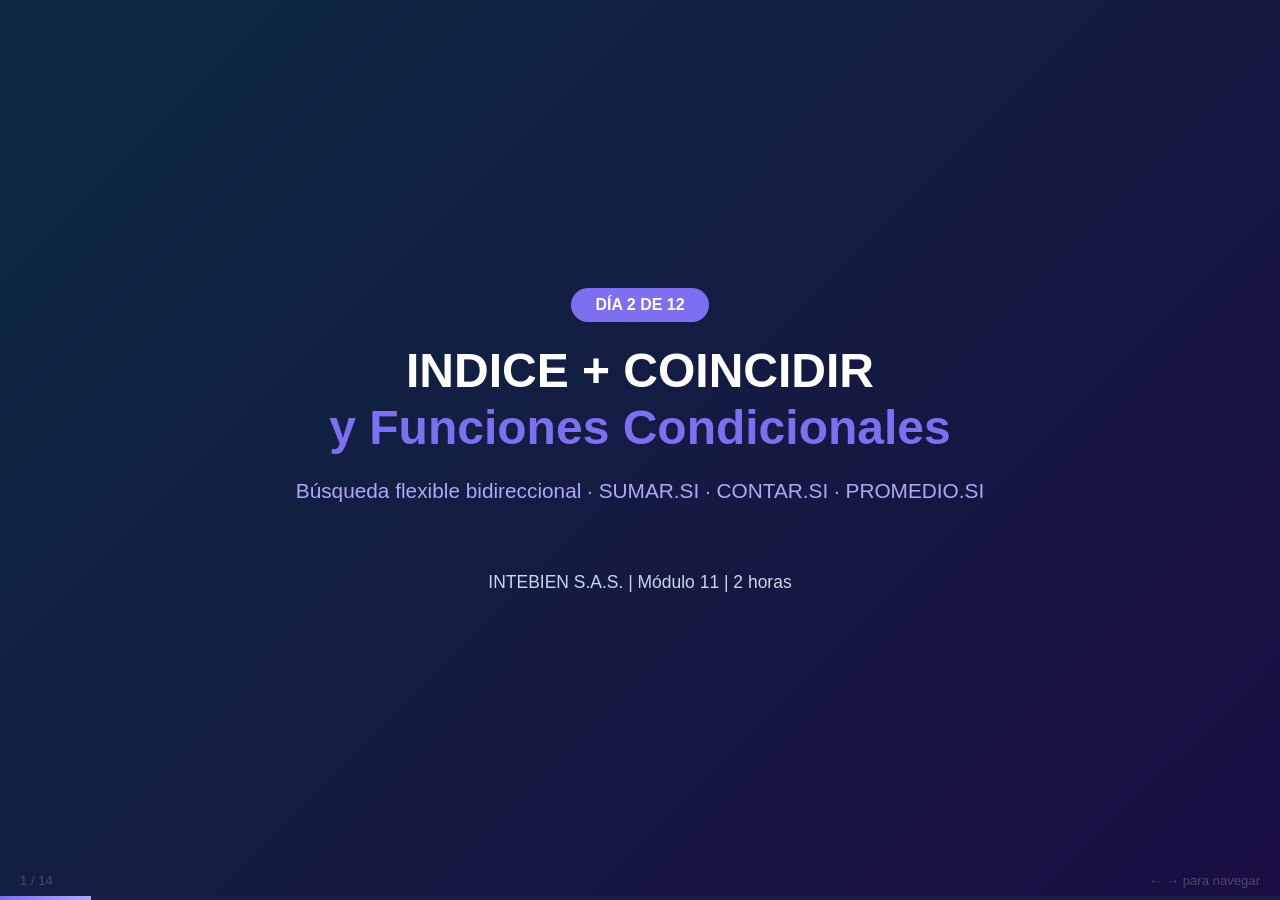
<file: presentaciones/dia02.html>
<!DOCTYPE html>
<html lang="es">
<head>
<meta charset="UTF-8">
<title>Día 2 — INDICE+COINCIDIR y Funciones Condicionales | Módulo 11</title>
<style>
*{margin:0;padding:0;box-sizing:border-box}
body{font-family:'Segoe UI',Arial,sans-serif;background:#0d1b2a;color:#e0e6ed;height:100vh;overflow:hidden}
.slide{display:none;position:absolute;inset:0;padding:60px 80px;flex-direction:column;justify-content:center}
.slide.active{display:flex}
.slide.portada{background:linear-gradient(135deg,#0d2a42 0%,#1a0d42 100%);text-align:center;align-items:center}
.slide.tema{background:#0d1b2a}
.slide.practica{background:#0a1f12}
.slide.resumen{background:linear-gradient(135deg,#0a2a1a 0%,#0d1b2a 100%)}
h1.titulo{font-size:3em;color:#fff;line-height:1.2;margin-bottom:16px}
h1.titulo span{color:#7c6ff0}
.subtitulo{font-size:1.3em;color:#b0a8f5;margin-bottom:30px}
h2{font-size:2em;color:#7c6ff0;margin-bottom:30px;border-bottom:2px solid #1a1a3a;padding-bottom:12px}
h3{font-size:1.4em;color:#a8a0f0;margin-bottom:16px}
p{font-size:1.15em;line-height:1.7;color:#c8d8e8;margin-bottom:14px}
li{font-size:1.1em;line-height:1.8;color:#c8d8e8;margin-left:24px}
ul{margin-bottom:20px}
.dia-badge{background:#7c6ff0;color:#fff;padding:8px 24px;border-radius:24px;font-size:1em;font-weight:700;margin-bottom:20px;display:inline-block}
.cols{display:grid;grid-template-columns:1fr 1fr;gap:40px;margin-top:10px}
.cols3{display:grid;grid-template-columns:1fr 1fr 1fr;gap:30px;margin-top:10px}
.box{background:#1a2040;border-radius:12px;padding:24px;border-left:4px solid #7c6ff0}
.box.green{border-left-color:#1ab87a;background:#0a2a1a}
.box.yellow{border-left-color:#f0b429;background:#2a2010}
.box.red{border-left-color:#e05050;background:#2d1a1a}
.box.blue{border-left-color:#6fa8dc;background:#1a2540}
.box h3{font-size:1.15em;margin-bottom:10px}
.code{background:#0a0f1a;border:1px solid #2a2a4a;border-radius:8px;padding:20px;font-family:'Courier New',monospace;font-size:1.05em;color:#79c0ff;margin:16px 0;line-height:1.8}
.code .fn{color:#ff7b72}
.code .arg{color:#ffa657}
.code .str{color:#a5d6ff}
.code .comment{color:#8b949e}
.formula-box{background:#1a1040;border:2px solid #7c6ff0;border-radius:12px;padding:24px;text-align:center;margin:20px 0}
.formula-box .fn-name{font-size:1.8em;color:#7c6ff0;font-weight:700;font-family:'Courier New',monospace}
.formula-box .syntax{font-size:1.05em;color:#c8d8e8;font-family:'Courier New',monospace;margin-top:8px}
table{width:100%;border-collapse:collapse;margin:16px 0;font-size:0.95em}
th{background:#1a2040;color:#fff;padding:10px 14px;text-align:left}
td{padding:10px 14px;border-bottom:1px solid #1a2040;color:#c8d8e8}
tr:hover td{background:#1a2035}
.col-key{color:#7c6ff0;font-weight:600;font-family:monospace}
.callout{background:#1a1040;border:1px solid #7c6ff0;border-radius:10px;padding:20px 24px;margin:20px 0;font-size:1.05em}
.callout.warn{background:#2a1a0a;border-color:#f0b429}
.callout.green{background:#0a2a1a;border-color:#1ab87a}
.callout.tip{background:#0a1a2a;border-color:#6fa8dc}
.callout strong{color:#7c6ff0}
.callout.warn strong{color:#f0b429}
.callout.green strong{color:#1ab87a}
.callout.tip strong{color:#6fa8dc}
.check-list li{list-style:none;padding-left:8px;margin-bottom:8px}
.check-list li::before{content:'✓ ';color:#1ab87a;font-weight:700}
.x-list li{list-style:none;padding-left:8px;margin-bottom:8px}
.x-list li::before{content:'✗ ';color:#e05050;font-weight:700}
.num-list{counter-reset:item}
.num-list li{list-style:none;padding-left:8px;margin-bottom:10px;display:flex;align-items:flex-start;gap:12px}
.num-list li::before{counter-increment:item;content:counter(item);background:#7c6ff0;color:#fff;min-width:28px;height:28px;border-radius:50%;display:inline-flex;align-items:center;justify-content:center;font-weight:700;font-size:0.9em;flex-shrink:0}
.diagram{display:flex;align-items:center;justify-content:center;gap:20px;margin:20px 0}
.box-d{background:#1a2040;border:2px solid #2a2a5a;border-radius:10px;padding:16px 24px;text-align:center;min-width:120px}
.box-d.highlight{border-color:#7c6ff0;background:#1a1040}
.box-d.green{border-color:#1ab87a;background:#0a2a1a}
.arrow{color:#7c6ff0;font-size:2em}
.highlight-cell{background:#2a1a50;color:#c0b8ff;font-weight:700;border:1px solid #7c6ff0;padding:4px 8px;border-radius:4px;font-family:monospace}
.progress{position:fixed;bottom:0;left:0;right:0;height:4px;background:#1a2040}
.progress-bar{height:100%;background:linear-gradient(90deg,#7c6ff0,#b0a8ff);transition:width 0.3s}
.nav-info{position:fixed;bottom:12px;right:20px;color:#4a4a6a;font-size:0.82em}
.slide-counter{position:fixed;bottom:12px;left:20px;color:#4a4a6a;font-size:0.82em}
.vs-box{display:flex;gap:30px;margin:20px 0}
.vs-box .side{flex:1;background:#1a2040;border-radius:12px;padding:20px}
.vs-box .side.left{border-top:3px solid #e05050}
.vs-box .side.right{border-top:3px solid #1ab87a}
.vs-box .side h3{margin-bottom:12px}
.big-formula{background:#0a0f1a;border:2px solid #7c6ff0;border-radius:12px;padding:20px;font-family:'Courier New',monospace;font-size:1.15em;color:#c0b8ff;text-align:center;margin:16px 0;line-height:2}
</style>
</head>
<body>

<!-- SLIDE 1: PORTADA -->
<div class="slide portada active" id="s1">
  <span class="dia-badge">DÍA 2 DE 12</span>
  <h1 class="titulo">INDICE + COINCIDIR<br><span>y Funciones Condicionales</span></h1>
  <p class="subtitulo">Búsqueda flexible bidireccional · SUMAR.SI · CONTAR.SI · PROMEDIO.SI</p>
  <div style="margin-top:30px;color:#6a6a9a;font-size:0.95em">
    <p>INTEBIEN S.A.S. | Módulo 11 | 2 horas</p>
  </div>
</div>

<!-- SLIDE 2: REPASO -->
<div class="slide tema" id="s2">
  <h2>Repaso Día 1 — ¿Qué recuerdas?</h2>
  <div class="cols">
    <div>
      <h3>¿Cuándo usamos BUSCARV?</h3>
      <div class="code">
        <span class="fn">=BUSCARV(</span>valor, tabla, columna, <span class="arg">FALSO</span><span class="fn">)</span>
      </div>
      <ul class="check-list">
        <li>Busca en la primera columna de la tabla</li>
        <li>Solo va hacia la derecha</li>
        <li>Siempre FALSO como 4° argumento</li>
        <li>Fijar tabla con $</li>
      </ul>
    </div>
    <div>
      <h3>Limitaciones de BUSCARV:</h3>
      <ul class="x-list">
        <li>No puede buscar hacia la izquierda</li>
        <li>Si insertas una columna en la tabla, el número se descuadra</li>
        <li>Solo busca en la primera columna</li>
        <li>No es bidireccional</li>
      </ul>
      <div class="callout" style="margin-top:14px">
        <strong>Hoy aprenderemos:</strong> INDICE+COINCIDIR — que supera todas estas limitaciones y es el estándar profesional.
      </div>
    </div>
  </div>
</div>

<!-- SLIDE 3: QUÉ SON INDICE Y COINCIDIR -->
<div class="slide tema" id="s3">
  <h2>INDICE y COINCIDIR — ¿Qué hace cada uno?</h2>
  <div class="cols">
    <div>
      <div class="box" style="margin-bottom:20px">
        <h3>📌 INDICE</h3>
        <p>Devuelve el valor de una celda específica dentro de un rango, dado un número de fila y columna.</p>
        <div class="code" style="margin-top:10px">
          <span class="fn">=INDICE(</span>rango, fila, [columna]<span class="fn">)</span><br>
          <span class="comment">Ej: =INDICE(A1:D10, 3, 2)</span><br>
          <span class="comment">Devuelve el valor fila 3, col 2</span>
        </div>
      </div>
      <div class="box">
        <h3>🔍 COINCIDIR</h3>
        <p>Encuentra la posición (número de fila) de un valor dentro de un rango.</p>
        <div class="code" style="margin-top:10px">
          <span class="fn">=COINCIDIR(</span>valor, rango, 0<span class="fn">)</span><br>
          <span class="comment">Ej: =COINCIDIR("P003", A:A, 0)</span><br>
          <span class="comment">Devuelve 4 (está en la fila 4)</span>
        </div>
      </div>
    </div>
    <div style="display:flex;flex-direction:column;justify-content:center">
      <h3>Juntas forman la fórmula definitiva:</h3>
      <div class="big-formula">
        =INDICE(<span style="color:#ffa657">columna_resultado</span>,<br>
        &nbsp;&nbsp;COINCIDIR(<span style="color:#ff7b72">valor_buscado</span>,<br>
        &nbsp;&nbsp;&nbsp;&nbsp;&nbsp;&nbsp;&nbsp;&nbsp;&nbsp;&nbsp;<span style="color:#a5d6ff">columna_busqueda</span>, 0))
      </div>
      <div class="callout green">
        <strong>Lógica:</strong> COINCIDIR encuentra la fila donde está el valor. INDICE va a esa fila y toma el dato de la columna que quieres.
      </div>
    </div>
  </div>
</div>

<!-- SLIDE 4: POR QUÉ ES MEJOR -->
<div class="slide tema" id="s4">
  <h2>¿Por qué INDICE+COINCIDIR supera a BUSCARV?</h2>
  <div class="vs-box">
    <div class="side left">
      <h3 style="color:#e05050">BUSCARV — Limitado</h3>
      <ul class="x-list">
        <li>Busca solo hacia la derecha</li>
        <li>La clave debe estar en columna 1</li>
        <li>Si insertas columnas, el número cambia</li>
        <li>Más lento en tablas grandes</li>
        <li>No bidireccional</li>
      </ul>
    </div>
    <div class="side right">
      <h3 style="color:#1ab87a">INDICE+COINCIDIR — Profesional</h3>
      <ul class="check-list">
        <li>Busca en cualquier dirección</li>
        <li>La clave puede estar en cualquier columna</li>
        <li>Insertar columnas no rompe la fórmula</li>
        <li>Más eficiente en tablas grandes</li>
        <li>Búsqueda bidireccional (filas Y columnas)</li>
      </ul>
    </div>
  </div>
  <div class="callout warn">
    <strong>Dato profesional:</strong> En entornos corporativos, los analistas de datos usan INDICE+COINCIDIR casi exclusivamente. BUSCARV es para aprendices. Pero primero debes dominar BUSCARV para entender INDICE+COINCIDIR.
  </div>
</div>

<!-- SLIDE 5: EJEMPLO INDICE+COINCIDIR -->
<div class="slide practica" id="s5">
  <h2>INDICE+COINCIDIR — Ejemplo Empresa</h2>
  <div class="cols">
    <div>
      <h3>Tabla de Empleados</h3>
      <table>
        <tr><th>Nombre</th><th>Cargo</th><th>Área</th><th>Salario</th></tr>
        <tr><td>Ana Torres</td><td>Auxiliar Admin</td><td>Finanzas</td><td>$1.800.000</td></tr>
        <tr><td>Juan Perez</td><td>Contador</td><td>Contab.</td><td>$2.500.000</td></tr>
        <tr><td>María López</td><td>Jefe Logística</td><td>Logística</td><td>$3.200.000</td></tr>
        <tr><td style="color:#a5d6ff">Pedro Ruiz</td><td>Aux. Contable</td><td>Contab.</td><td style="color:#1ab87a">$1.650.000</td></tr>
      </table>
      <p style="font-size:0.9em;color:#6fa8dc;margin-top:8px">¿Cuánto gana Pedro Ruiz? → busca nombre, devuelve salario</p>
    </div>
    <div>
      <div class="code">
        <span class="comment">Busca "Pedro Ruiz" en col A (nombres)</span><br>
        <span class="comment">Devuelve lo que hay en col D (salario)</span><br><br>
        <span class="fn">=INDICE(</span><span class="arg">D2:D5</span>,<br>
        &nbsp;&nbsp;<span class="fn">COINCIDIR(</span><span class="str">"Pedro Ruiz"</span>,<br>
        &nbsp;&nbsp;&nbsp;&nbsp;&nbsp;&nbsp;&nbsp;&nbsp;&nbsp;&nbsp;&nbsp;<span class="arg">A2:A5</span>,<span class="arg">0</span><span class="fn">))</span>
      </div>
      <div class="callout" style="margin-top:10px">
        <strong>Resultado: $1.650.000</strong><br>
        COINCIDIR encuentra que Pedro está en posición 4. INDICE va a la fila 4 del rango D2:D5.
      </div>
      <div class="callout green" style="margin-top:10px">
        <strong>Ventaja:</strong> Aquí busqué por nombre (col A) y devolví salario (col D). Con BUSCARV no podría hacer esto si quisiera buscar por salario y devolver el nombre (al revés).
      </div>
    </div>
  </div>
</div>

<!-- SLIDE 6: BÚSQUEDA BIDIRECCIONAL -->
<div class="slide tema" id="s6">
  <h2>Búsqueda Bidireccional — El Superpoder</h2>
  <p>Puedo usar COINCIDIR en los dos argumentos de INDICE — para buscar tanto la fila como la columna dinámicamente.</p>
  <div class="cols">
    <div>
      <h3>Tabla de Ventas por Mes y Producto</h3>
      <table>
        <tr><th></th><th>Enero</th><th>Febrero</th><th>Marzo</th></tr>
        <tr><td>Laptops</td><td>45</td><td>52</td><td>38</td></tr>
        <tr><td>Impresoras</td><td>28</td><td>31</td><td>41</td></tr>
        <tr><td style="color:#a5d6ff">Escáneres</td><td>19</td><td style="color:#1ab87a">24 ←</td><td>22</td></tr>
      </table>
      <p style="font-size:0.9em;color:#6fa8dc;margin-top:8px">Quiero saber: ventas de <strong>Escáneres</strong> en <strong>Febrero</strong></p>
    </div>
    <div>
      <div class="code">
        <span class="comment">B1: "Escáneres", C1: "Febrero"</span><br><br>
        <span class="fn">=INDICE(</span><span class="arg">B2:D4</span>,<br>
        &nbsp;&nbsp;<span class="fn">COINCIDIR(</span><span class="str">B1</span>,<span class="arg">A2:A4</span>,<span class="arg">0</span><span class="fn">)</span>,<br>
        &nbsp;&nbsp;<span class="fn">COINCIDIR(</span><span class="str">C1</span>,<span class="arg">B1:D1</span>,<span class="arg">0</span><span class="fn">)</span><span class="fn">)</span>
      </div>
      <div class="callout" style="margin-top:10px">
        <strong>Resultado: 24</strong> — Si cambio B1 a "Laptops" y C1 a "Marzo", automáticamente devuelve 38. ¡Sin tocar la fórmula!
      </div>
    </div>
  </div>
</div>

<!-- SLIDE 7: FUNCIONES CONDICIONALES - INTRO -->
<div class="slide tema" id="s7">
  <h2>Funciones Condicionales — Analizar con Condiciones</h2>
  <p>¿Cuántas ventas fueron en Barranquilla? ¿Cuánto suma el área de Contabilidad? Las funciones SI te responden.</p>
  <div class="cols3">
    <div class="box">
      <h3>🔢 CONTAR.SI</h3>
      <p>Cuenta celdas que cumplen una condición</p>
      <div class="code" style="font-size:0.88em">
        =CONTAR.SI(rango, criterio)<br><br>
        <span class="comment">¿Cuántos vendedores</span><br>
        <span class="comment">son del área "Ventas"?</span>
      </div>
    </div>
    <div class="box">
      <h3>➕ SUMAR.SI</h3>
      <p>Suma celdas que cumplen una condición</p>
      <div class="code" style="font-size:0.88em">
        =SUMAR.SI(rango, criterio, [suma_rango])<br><br>
        <span class="comment">¿Cuánto suman las ventas</span><br>
        <span class="comment">de Barranquilla?</span>
      </div>
    </div>
    <div class="box">
      <h3>📊 PROMEDIO.SI</h3>
      <p>Promedia celdas que cumplen una condición</p>
      <div class="code" style="font-size:0.88em">
        =PROMEDIO.SI(rango, criterio, [prom_rango])<br><br>
        <span class="comment">¿Cuál es el salario</span><br>
        <span class="comment">promedio en Logística?</span>
      </div>
    </div>
  </div>
</div>

<!-- SLIDE 8: SUMAR.SI EJEMPLO -->
<div class="slide practica" id="s8">
  <h2>SUMAR.SI y SUMAR.SI.CONJUNTO — En la Empresa</h2>
  <div class="cols">
    <div>
      <h3>Tabla de Gastos</h3>
      <table>
        <tr><th>Área</th><th>Ciudad</th><th>Gasto</th></tr>
        <tr><td>Ventas</td><td>Barranquilla</td><td>$500.000</td></tr>
        <tr><td>Admin</td><td>Bogotá</td><td>$800.000</td></tr>
        <tr><td>Ventas</td><td>Barranquilla</td><td>$350.000</td></tr>
        <tr><td>Logística</td><td>Barranquilla</td><td>$620.000</td></tr>
        <tr><td>Ventas</td><td>Bogotá</td><td>$280.000</td></tr>
      </table>
    </div>
    <div>
      <div class="code">
        <span class="comment">Total del área "Ventas":</span><br>
        <span class="fn">=SUMAR.SI(</span><span class="arg">A:A</span>,<span class="str">"Ventas"</span>,<span class="arg">C:C</span><span class="fn">)</span><br>
        <span class="comment">→ $500.000 + $350.000 + $280.000 = $1.130.000</span><br><br>
        <span class="comment">Total Ventas en Barranquilla:</span><br>
        <span class="fn">=SUMAR.SI.CONJUNTO(</span><br>
        &nbsp;&nbsp;<span class="arg">C:C</span>,&nbsp;<span class="comment">← rango a sumar</span><br>
        &nbsp;&nbsp;<span class="arg">A:A</span>,<span class="str">"Ventas"</span>,&nbsp;<span class="comment">← condición 1</span><br>
        &nbsp;&nbsp;<span class="arg">B:B</span>,<span class="str">"Barranquilla"</span><span class="fn">)</span>&nbsp;<span class="comment">← condición 2</span><br>
        <span class="comment">→ $500.000 + $350.000 = $850.000</span>
      </div>
      <div class="callout green">
        <strong>SUMAR.SI.CONJUNTO</strong> permite hasta 127 condiciones simultáneas. Es el más usado en reportes empresariales.
      </div>
    </div>
  </div>
</div>

<!-- SLIDE 9: CONTAR.SI Y PROMEDIO.SI -->
<div class="slide tema" id="s9">
  <h2>CONTAR.SI y PROMEDIO.SI</h2>
  <div class="cols">
    <div>
      <h3>CONTAR.SI — Ejemplos</h3>
      <div class="code">
        <span class="comment">¿Cuántos empleados son del área Admin?</span><br>
        <span class="fn">=CONTAR.SI(</span><span class="arg">B:B</span>,<span class="str">"Admin"</span><span class="fn">)</span><br><br>
        <span class="comment">¿Cuántos salarios superan $2.000.000?</span><br>
        <span class="fn">=CONTAR.SI(</span><span class="arg">D:D</span>,<span class="str">"&gt;2000000"</span><span class="fn">)</span><br><br>
        <span class="comment">¿Cuántas celdas NO están vacías?</span><br>
        <span class="fn">=CONTAR.SI(</span><span class="arg">A:A</span>,<span class="str">"&lt;&gt;"</span><span class="fn">)</span>
      </div>
      <div class="callout" style="margin-top:10px"><strong>Operadores válidos:</strong> &gt; &lt; &gt;= &lt;= &lt;&gt; (diferente) y el asterisco * como comodín</div>
    </div>
    <div>
      <h3>PROMEDIO.SI — Ejemplos</h3>
      <div class="code">
        <span class="comment">Salario promedio en Logística:</span><br>
        <span class="fn">=PROMEDIO.SI(</span><br>
        &nbsp;&nbsp;<span class="arg">B:B</span>,<span class="str">"Logística"</span>,<span class="arg">D:D</span><br>
        <span class="fn">)</span><br><br>
        <span class="comment">Promedio de ventas mayores a $1M:</span><br>
        <span class="fn">=PROMEDIO.SI(</span><br>
        &nbsp;&nbsp;<span class="arg">C:C</span>,<span class="str">"&gt;1000000"</span><br>
        <span class="fn">)</span>
      </div>
      <div class="callout tip" style="margin-top:10px"><strong>Consejo:</strong> Usa celdas de referencia en lugar de escribir el criterio fijo. Así puedes cambiar la condición sin tocar la fórmula.</div>
    </div>
  </div>
</div>

<!-- SLIDE 10: ACTIVIDAD PRÁCTICA -->
<div class="slide practica" id="s10">
  <h2>Actividad Práctica — 55 min</h2>
  <div class="callout tip"><strong>Caso ADMIN CARIBE S.A.S.:</strong> La empresa tiene empleados en 3 áreas y 2 ciudades. Debes crear un sistema de análisis de nómina.</div>
  <div class="cols">
    <div>
      <h3>Construye esta base de datos (20 empleados):</h3>
      <table>
        <tr><th>Nombre</th><th>Área</th><th>Ciudad</th><th>Salario</th><th>Tipo</th></tr>
        <tr><td>...</td><td>Admin/Ventas/Logíst.</td><td>Barranquilla/Bogotá</td><td>$X</td><td>Aux/Prof</td></tr>
      </table>
      <br>
      <h3>Luego crea un panel de análisis:</h3>
      <ul class="num-list">
        <li>Total nómina por área (SUMAR.SI)</li>
        <li>Número de empleados por ciudad (CONTAR.SI)</li>
        <li>Salario promedio por área (PROMEDIO.SI)</li>
        <li>Total nómina Barranquilla área Admin (SUMAR.SI.CONJUNTO)</li>
      </ul>
    </div>
    <div>
      <h3>Parte 2 — INDICE+COINCIDIR:</h3>
      <ul class="num-list">
        <li>Crea una celda de búsqueda donde escribes el nombre del empleado</li>
        <li>Con INDICE+COINCIDIR, trae automáticamente el área, ciudad y salario</li>
        <li>Prueba buscando por área (busca en columna B) y que devuelva el nombre</li>
      </ul>
      <div class="callout warn" style="margin-top:16px">
        <strong>Desafío:</strong> ¿Puedes buscar el empleado de mayor salario? Combina MAX() con COINCIDIR para encontrar su nombre.
      </div>
    </div>
  </div>
</div>

<!-- SLIDE 11: TABLA COMPARATIVA COMPLETA -->
<div class="slide tema" id="s11">
  <h2>Resumen: ¿Cuándo usar qué función?</h2>
  <table>
    <tr><th>Función</th><th>¿Para qué sirve?</th><th>Ejemplo empresa</th></tr>
    <tr><td class="col-key">BUSCARV</td><td>Buscar en primera columna, ir a la derecha</td><td>Buscar precio de producto por código</td></tr>
    <tr><td class="col-key">BUSCARH</td><td>Buscar en primera fila, ir hacia abajo</td><td>Ventas de enero en presupuesto mensual</td></tr>
    <tr><td class="col-key">INDICE+COINCIDIR</td><td>Búsqueda flexible en cualquier dirección</td><td>Buscar salario por nombre, o nombre por cargo</td></tr>
    <tr><td class="col-key">CONTAR.SI</td><td>Contar registros con condición</td><td>¿Cuántos clientes son de Barranquilla?</td></tr>
    <tr><td class="col-key">SUMAR.SI</td><td>Sumar valores con una condición</td><td>Total ventas del área Comercial</td></tr>
    <tr><td class="col-key">SUMAR.SI.CONJUNTO</td><td>Sumar con múltiples condiciones</td><td>Ventas de Juan en marzo en Barranquilla</td></tr>
    <tr><td class="col-key">PROMEDIO.SI</td><td>Promedio con condición</td><td>Salario promedio de auxiliares administrativos</td></tr>
  </table>
</div>

<!-- SLIDE 12: ERRORES COMUNES -->
<div class="slide resumen" id="s12">
  <h2>Errores a Evitar</h2>
  <div class="cols">
    <div>
      <h3>En INDICE+COINCIDIR:</h3>
      <ul class="x-list">
        <li>Olvidar el 0 en COINCIDIR (coincidencia exacta)</li>
        <li>No poner los rangos del mismo tamaño</li>
        <li>Buscar en un rango con varias columnas en lugar de una sola</li>
        <li>Olvidar cerrar los dos paréntesis al final</li>
      </ul>
      <br>
      <div class="callout warn">
        <strong>Truco:</strong> Para verificar COINCIDIR, primero escríbelo solo y verifica que devuelve el número de fila correcto. Si es correcto, mételo dentro de INDICE.
      </div>
    </div>
    <div>
      <h3>En funciones condicionales:</h3>
      <ul class="x-list">
        <li>No poner comillas en el criterio de texto: "Ventas"</li>
        <li>En SUMAR.SI confundir el orden: (rango_criterio, criterio, rango_suma)</li>
        <li>En SUMAR.SI.CONJUNTO el rango_suma va PRIMERO</li>
        <li>Usar rangos de diferente tamaño</li>
      </ul>
      <br>
      <div class="callout green">
        <strong>Diferencia clave:</strong> SUMAR.SI: (rango_crit, crit, suma). SUMAR.SI.CONJUNTO: (suma, rango_crit1, crit1, ...). El orden cambia entre las dos funciones.
      </div>
    </div>
  </div>
</div>

<!-- SLIDE 13: CASO DE REFLEXIÓN -->
<div class="slide tema" id="s13">
  <h2>Caso ADMIN CARIBE — Para Analizar en Grupo</h2>
  <div class="callout tip" style="margin-bottom:20px"><strong>Situación:</strong> ADMIN CARIBE S.A.S. acaba de ganar 8 nuevos clientes. El jefe pide un informe del estado actual de la cartera por ciudad y tipo de cliente — en 1 hora.</div>
  <div class="cols">
    <div>
      <h3>Datos disponibles:</h3>
      <ul>
        <li>Base de datos de 200 clientes en Excel</li>
        <li>Columnas: nombre, ciudad, tipo, saldo pendiente, días vencido</li>
        <li>Sin fórmulas — solo datos crudos</li>
      </ul>
      <br>
      <h3>Preguntas del grupo:</h3>
      <ul class="num-list">
        <li>¿Qué funciones usarías para el informe rápido?</li>
        <li>¿Cómo organizarías el análisis en 60 minutos?</li>
        <li>¿Qué información le presentarías al jefe?</li>
      </ul>
    </div>
    <div>
      <div class="box" style="margin-bottom:16px">
        <h3>Propuesta de solución:</h3>
        <ul class="check-list">
          <li>CONTAR.SI por ciudad → cantidad de clientes</li>
          <li>SUMAR.SI por ciudad → total cartera</li>
          <li>SUMAR.SI.CONJUNTO por ciudad + vencidos &gt;30 días → cartera crítica</li>
          <li>PROMEDIO.SI por tipo de cliente → promedio de deuda</li>
          <li>INDICE+COINCIDIR para buscar un cliente específico rápido</li>
        </ul>
      </div>
      <div class="callout">
        <strong>Esto es lo que hace la diferencia</strong> entre un auxiliar que entrega el informe en 1 hora vs. el que tarda 2 días sumando manualmente.
      </div>
    </div>
  </div>
</div>

<!-- SLIDE 14: RESUMEN Y TAREA -->
<div class="slide resumen" id="s14">
  <h2>Resumen del Día 2</h2>
  <div class="cols">
    <div>
      <h3>Lo aprendido hoy:</h3>
      <ul class="check-list">
        <li>INDICE: devuelve valor por posición fila/columna</li>
        <li>COINCIDIR: encuentra la posición de un valor</li>
        <li>INDICE+COINCIDIR: búsqueda bidireccional completa</li>
        <li>SUMAR.SI y SUMAR.SI.CONJUNTO</li>
        <li>CONTAR.SI para conteos condicionales</li>
        <li>PROMEDIO.SI para análisis por categoría</li>
      </ul>
    </div>
    <div>
      <h3>Tarea para la próxima clase:</h3>
      <div class="box yellow">
        <ul>
          <li>Termina el ejercicio de nómina</li>
          <li>Practica el INDICE+COINCIDIR con diferentes columnas</li>
          <li>Busca en internet: "diferencia BUSCARV vs INDICE COINCIDIR"</li>
          <li>Piensa: ¿en qué reporte de tu empresa usarías estas funciones?</li>
        </ul>
      </div>
      <div class="callout" style="margin-top:14px">
        <strong>Próximo Día 3:</strong> Funciones Financieras (PAGO, TASA, VA, VF) + Funciones de Texto + Fórmulas Matriciales. Cierre de Excel Avanzado Parte 1.
      </div>
    </div>
  </div>
</div>

<div class="progress"><div class="progress-bar" id="pb"></div></div>
<div class="slide-counter" id="sc">1 / 14</div>
<div class="nav-info">← → para navegar</div>

<script>
const slides=document.querySelectorAll('.slide');const total=slides.length;let cur=0;
function show(n){slides[cur].classList.remove('active');cur=(n+total)%total;slides[cur].classList.add('active');document.getElementById('pb').style.width=((cur+1)/total*100)+'%';document.getElementById('sc').textContent=(cur+1)+' / '+total;}
document.addEventListener('keydown',e=>{if(e.key==='ArrowRight'||e.key===' '||e.key==='PageDown')show(cur+1);if(e.key==='ArrowLeft'||e.key==='PageUp')show(cur-1);if(e.key==='Home')show(0);if(e.key==='End')show(total-1);});
document.addEventListener('click',e=>{if(e.clientX>window.innerWidth/2)show(cur+1);else show(cur-1);});
show(0);
</script>
</body>
</html>
</file>
